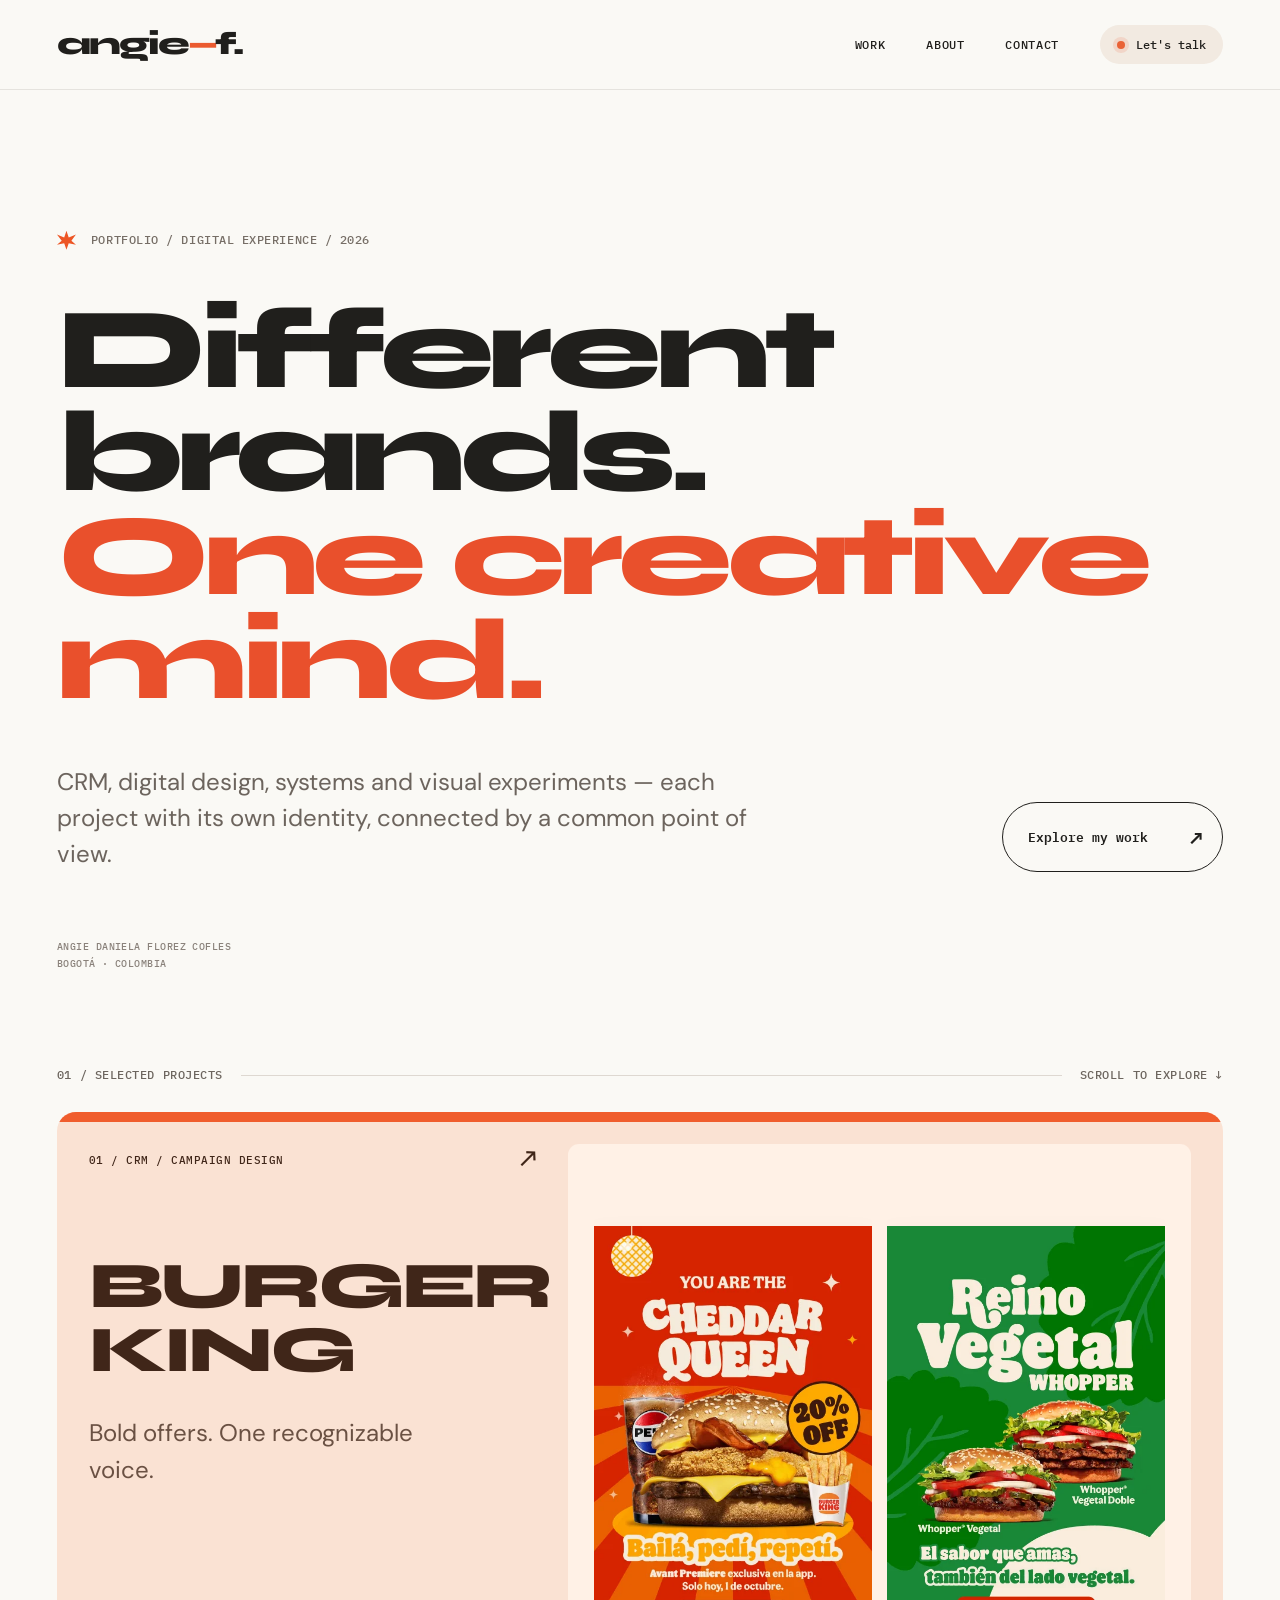
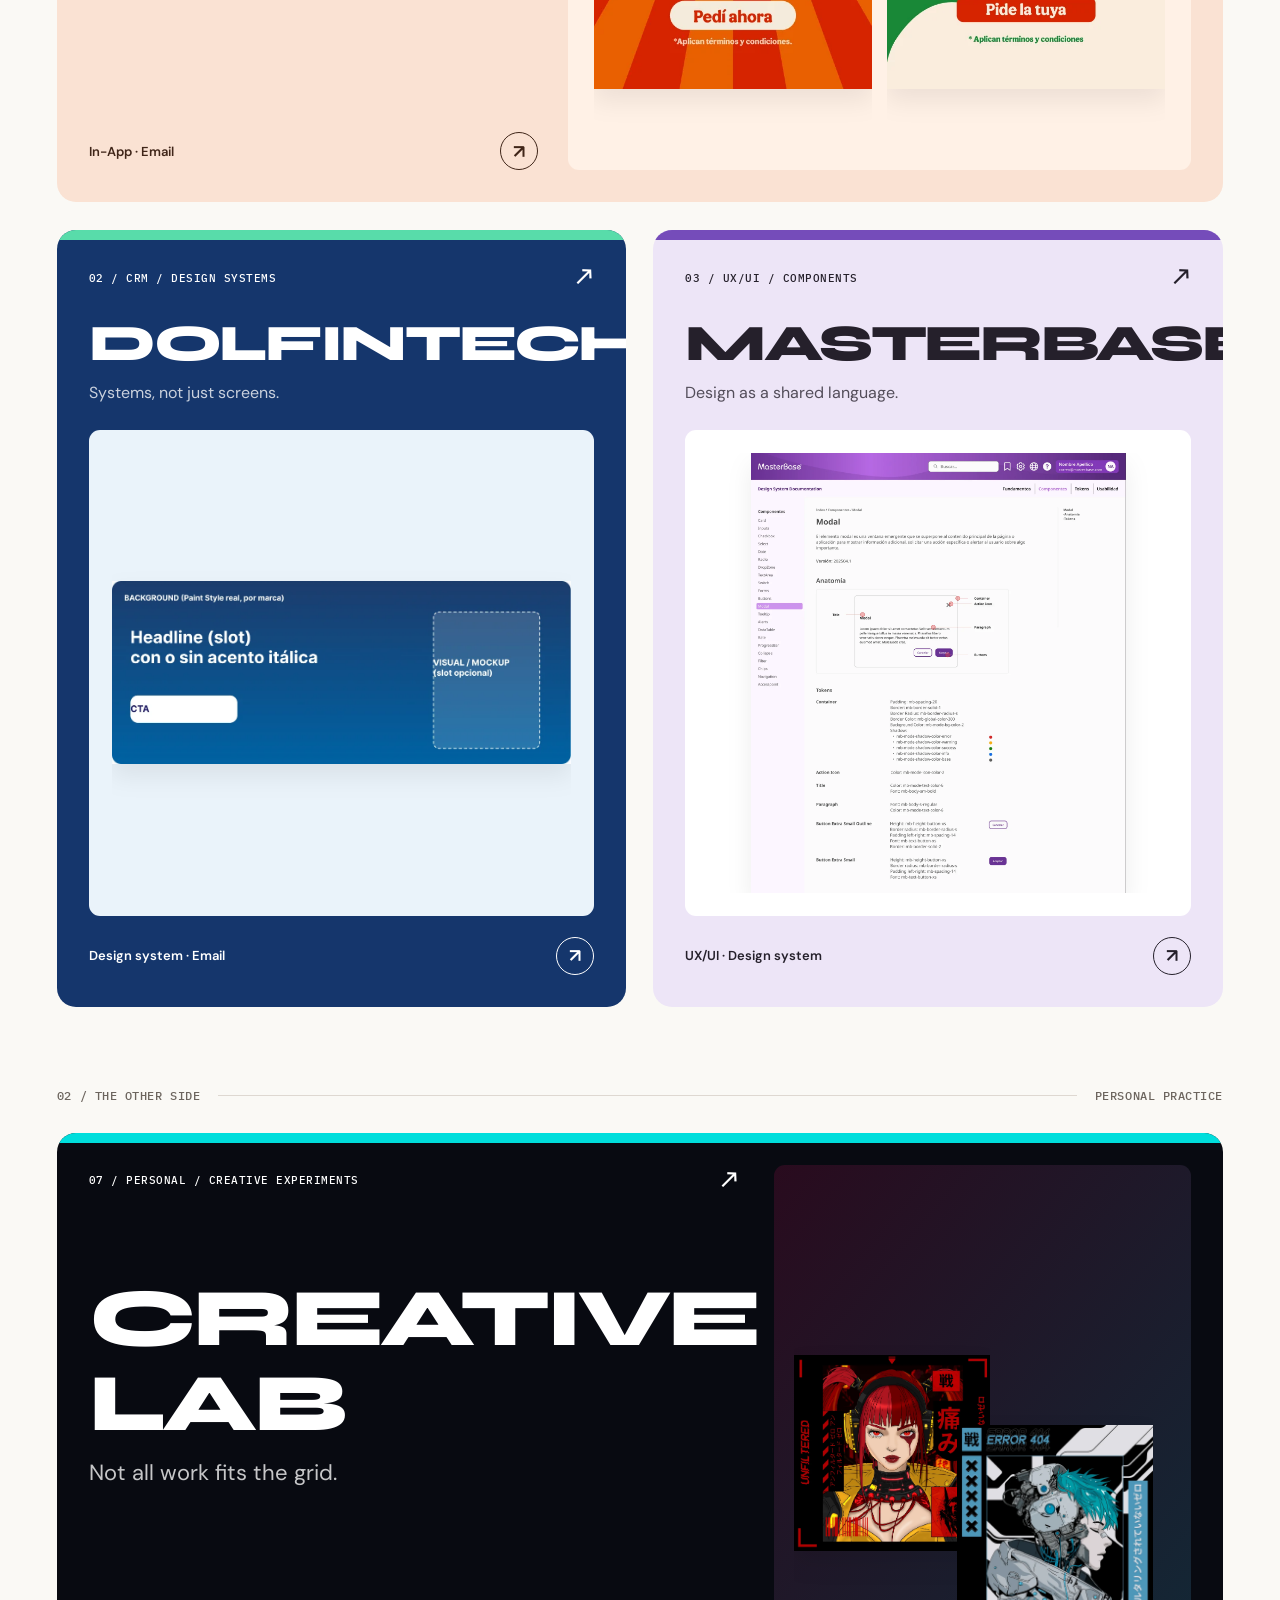
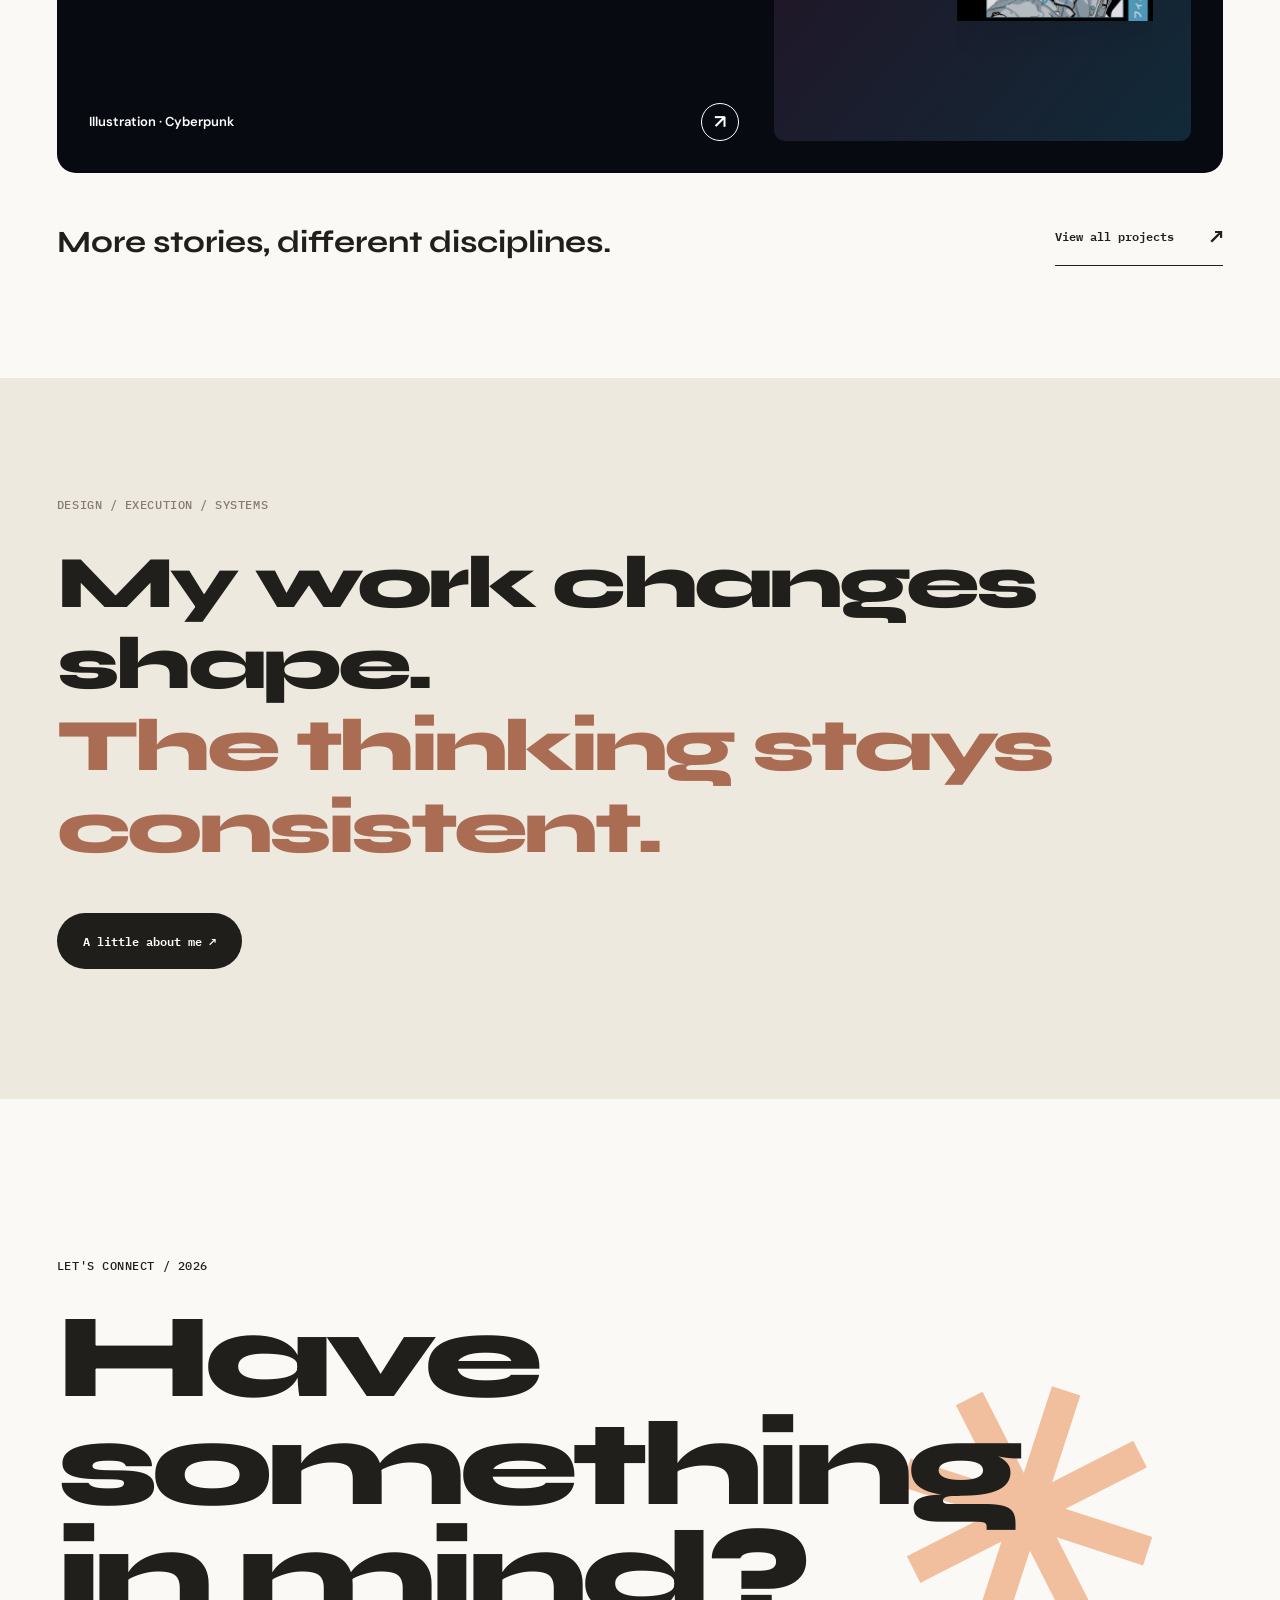
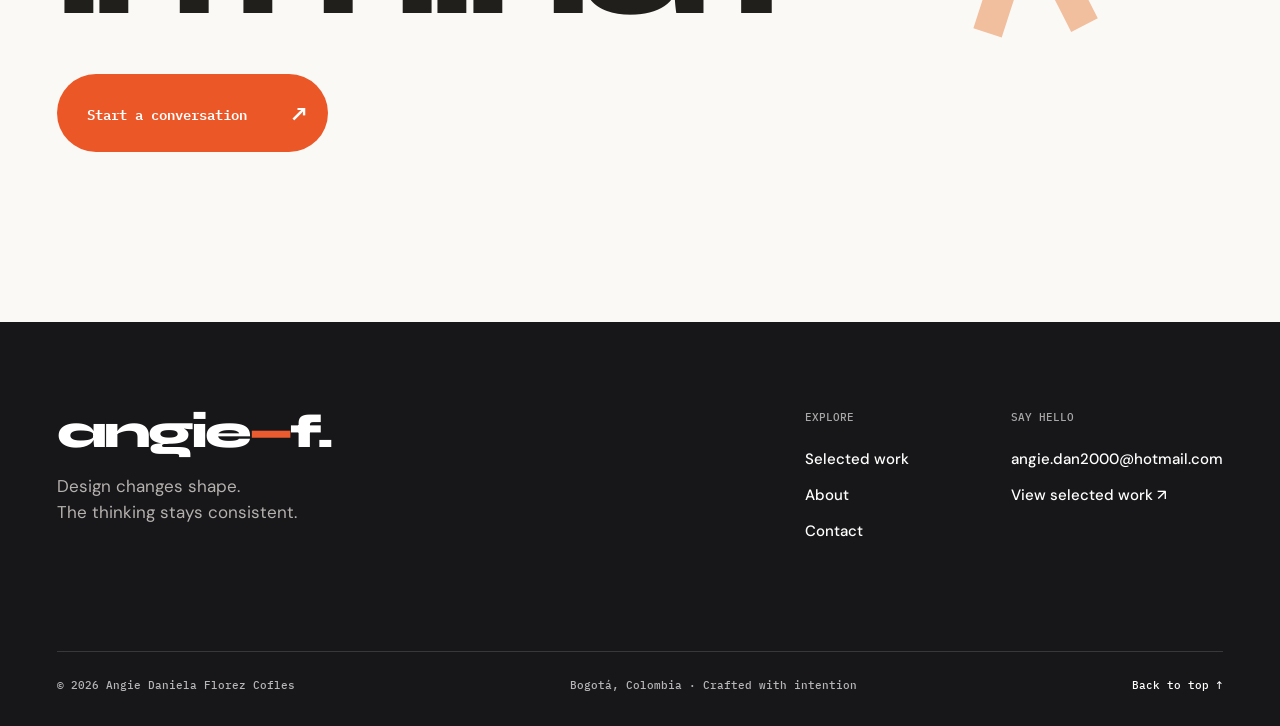
<file: index.html>
<!doctype html>
<html lang="en"><head><meta charset="utf-8"><meta name="viewport" content="width=device-width, initial-scale=1"><meta name="theme-color" content="#FAF9F5"><meta name="description" content="A curated portfolio of digital experiences, CRM campaigns, design systems and creative exploration by Angie Daniela Florez."><meta property="og:title" content="Angie Daniela — Portfolio"><meta property="og:description" content="A curated portfolio of digital experiences, CRM campaigns, design systems and creative exploration by Angie Daniela Florez."><title>Angie Daniela — Portfolio</title><link rel="icon" type="image/svg+xml" href="assets/favicon.svg"><link rel="stylesheet" href="css/styles.css"></head><body data-page="home"><div id="app"><a class="skip" href="#main">Skip to content</a><div class="scroll-progress" aria-hidden="true"></div><header class="site-header"><nav class="nav-wrap container" aria-label="Main navigation"><a class="wordmark" href="index.html" aria-label="Angie Daniela, Home">angie<span>—</span>f.</a><div class="nav-right"><a href="work.html">Work</a><a href="about.html">About</a><a href="contact.html">Contact</a><a class="nav-availability" href="contact.html"><span class="status-dot"></span> Let's talk</a></div><button class="mobile-toggle" aria-label="Open navigation" aria-controls="mobile-nav" aria-expanded="false"><span></span><span></span></button></nav><div class="mobile-nav" id="mobile-nav" hidden=""><a href="work.html">Work</a><a href="about.html">About</a><a href="contact.html">Contact</a><span class="mobile-nav-small">DIGITAL DESIGN / PORTFOLIO 2026</span></div></header><main id="main"><section class="container home-intro reveal in-view"><div class="intro-eyebrow mono"><span class="eyebrow-mark"></span> PORTFOLIO / DIGITAL EXPERIENCE / 2026</div><h1>Different brands.<br><span>One creative mind.</span></h1><div class="intro-bottom"><p>CRM, digital design, systems and visual experiments — each project with its own identity, connected by a common point of view.</p><a class="pill-link" href="work.html">Explore my work <span>↗</span></a></div><span class="home-index mono">ANGIE DANIELA FLOREZ COFLES<br>BOGOTÁ · COLOMBIA</span></section><section class="container home-work"><div class="section-marker"><span class="mono">01 / SELECTED PROJECTS</span><span class="rule"></span><span class="mono">SCROLL TO EXPLORE ↓</span></div><a class="work-card feature-wide palette-bk" href="burger-king.html" aria-label="Open Burger King case study"><div class="work-card-head"><span class="mono">01 / CRM / Campaign Design</span><span class="arrow-icon">↗</span></div><h3>Burger<br>King</h3><p>Bold offers. One recognizable voice.</p><div class="cover-art"><span class="cover-asset cover-asset-1 media-unavailable"><img src="assets/bk-cheddar.webp" alt="Burger King: Bold offers. One recognizable voice." class="image-unavailable" loading="lazy" decoding="async" onerror="this.classList.add('image-unavailable');this.parentElement.classList.add('media-unavailable')"></span><span class="cover-asset cover-asset-2 media-unavailable"><img src="assets/bk-vegetal.webp" alt="Burger King: Bold offers. One recognizable voice." class="image-unavailable" loading="lazy" decoding="async" onerror="this.classList.add('image-unavailable');this.parentElement.classList.add('media-unavailable')"></span></div><div class="work-card-bottom"><span>In-App · Email</span><span class="arrow-circle">↗</span></div></a><div class="two-up"><a class="work-card standard palette-dol" href="dolfintech.html" aria-label="Open DolFinTech case study"><div class="work-card-head"><span class="mono">02 / CRM / Design Systems</span><span class="arrow-icon">↗</span></div><h3>DolFinTech</h3><p>Systems, not just screens.</p><div class="cover-art"><span class="cover-asset cover-asset-1 media-unavailable"><img src="assets/dol-hero.webp" alt="DolFinTech: Systems, not just screens." class="image-unavailable" loading="lazy" decoding="async" onerror="this.classList.add('image-unavailable');this.parentElement.classList.add('media-unavailable')"></span></div><div class="work-card-bottom"><span>Design system · Email</span><span class="arrow-circle">↗</span></div></a><a class="work-card standard palette-mb" href="masterbase.html" aria-label="Open MasterBase case study"><div class="work-card-head"><span class="mono">03 / UX/UI / Components</span><span class="arrow-icon">↗</span></div><h3>MasterBase</h3><p>Design as a shared language.</p><div class="cover-art"><span class="cover-asset cover-asset-1 media-unavailable"><img src="assets/mb-modal.webp" alt="MasterBase: Design as a shared language." class="image-unavailable" loading="lazy" decoding="async" onerror="this.classList.add('image-unavailable');this.parentElement.classList.add('media-unavailable')"></span></div><div class="work-card-bottom"><span>UX/UI · Design system</span><span class="arrow-circle">↗</span></div></a></div><div class="section-marker mid-marker"><span class="mono">02 / THE OTHER SIDE</span><span class="rule"></span><span class="mono">PERSONAL PRACTICE</span></div><a class="work-card feature-creative palette-cy" href="creative-lab.html" aria-label="Open Creative Lab case study"><div class="work-card-head"><span class="mono">07 / Personal / Creative Experiments</span><span class="arrow-icon">↗</span></div><h3>Creative Lab</h3><p>Not all work fits the grid.</p><div class="cover-art"><span class="cover-asset cover-asset-1 media-unavailable"><img src="assets/cy-red.webp" alt="Creative Lab: Not all work fits the grid." class="image-unavailable" loading="lazy" decoding="async" onerror="this.classList.add('image-unavailable');this.parentElement.classList.add('media-unavailable')"></span><span class="cover-asset cover-asset-2 media-unavailable"><img src="assets/cy-blue.webp" alt="Creative Lab: Not all work fits the grid." class="image-unavailable" loading="lazy" decoding="async" onerror="this.classList.add('image-unavailable');this.parentElement.classList.add('media-unavailable')"></span></div><div class="work-card-bottom"><span>Illustration · Cyberpunk</span><span class="arrow-circle">↗</span></div></a><div class="home-work-end"><p>More stories, different disciplines.</p><a class="text-link" href="work.html">View all projects <span>↗</span></a></div></section><section class="home-statement"><div class="container"><span class="mono">DESIGN / EXECUTION / SYSTEMS</span><p>My work changes shape.<br><em>The thinking stays consistent.</em></p><a class="btn-dark" href="about.html">A little about me ↗</a></div></section><section class="container home-contact"><span class="mono">LET'S CONNECT / 2026</span><h2>Have something<br>in mind?</h2><a href="mailto:angie.dan2000@hotmail.com" class="contact-button">Start a conversation <span>↗</span></a><div class="home-decoration" aria-hidden="true">✳</div></section></main><footer class="site-footer"><div class="container footer-top"><div><a class="wordmark" href="index.html">angie<span>—</span>f.</a><p>Design changes shape.<br>The thinking stays consistent.</p></div><div class="footer-links"><div><span>Explore</span><a href="work.html">Selected work</a><a href="about.html">About</a><a href="contact.html">Contact</a></div><div><span>Say hello</span><a href="mailto:angie.dan2000@hotmail.com">angie.dan2000@hotmail.com</a><a href="work.html">View selected work ↗</a></div></div></div><div class="container footer-bottom"><span>© 2026 Angie Daniela Florez Cofles</span><span>Bogotá, Colombia · Crafted with intention</span><a href="#main">Back to top ↑</a></div></footer><dialog class="lightbox" id="lightbox" aria-label="Artwork preview"><button class="lightbox-close" aria-label="Close preview">×</button><div class="lightbox-inner"><img alt=""><p></p></div><div class="lightbox-controls"><button data-move="-1" aria-label="Previous image">←</button><span class="lightbox-count"></span><button data-move="1" aria-label="Next image">→</button></div></dialog></div><script src="js/data.js"></script><script src="js/app.js"></script></body></html>
</file>
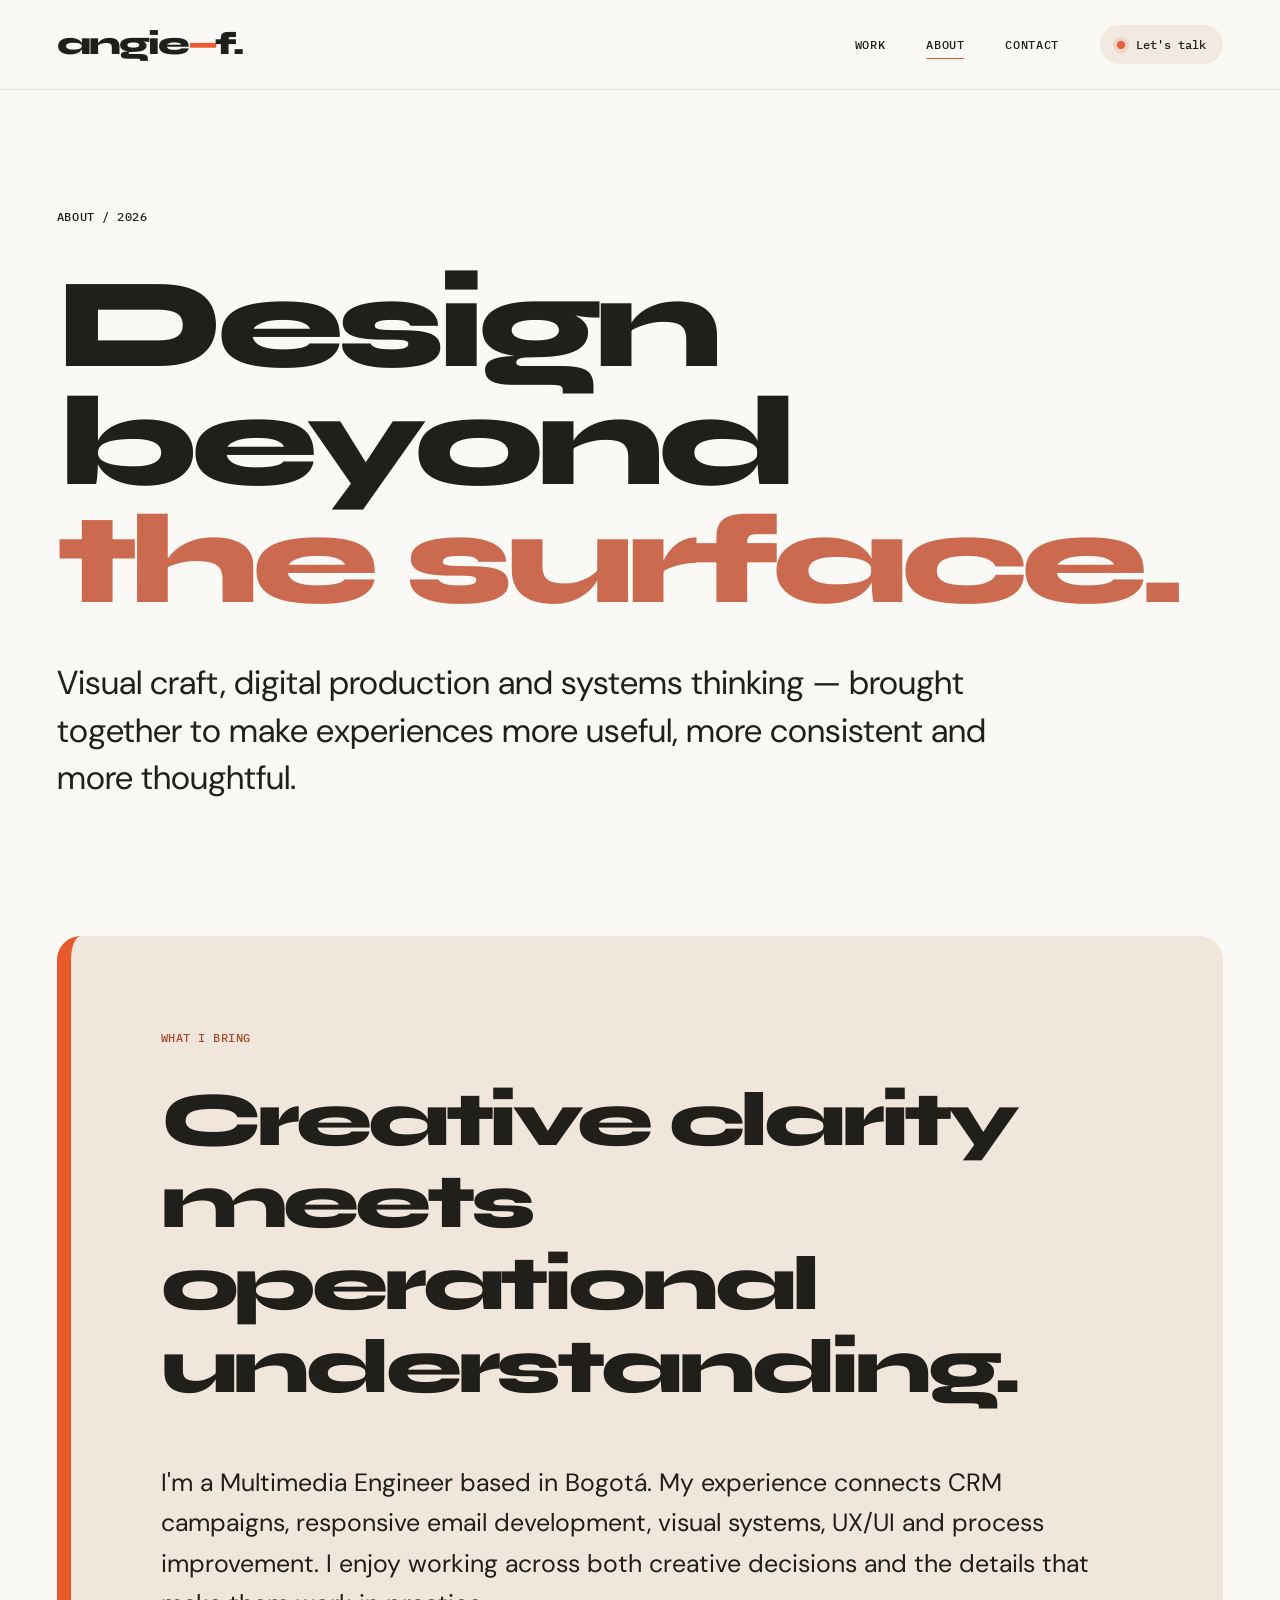
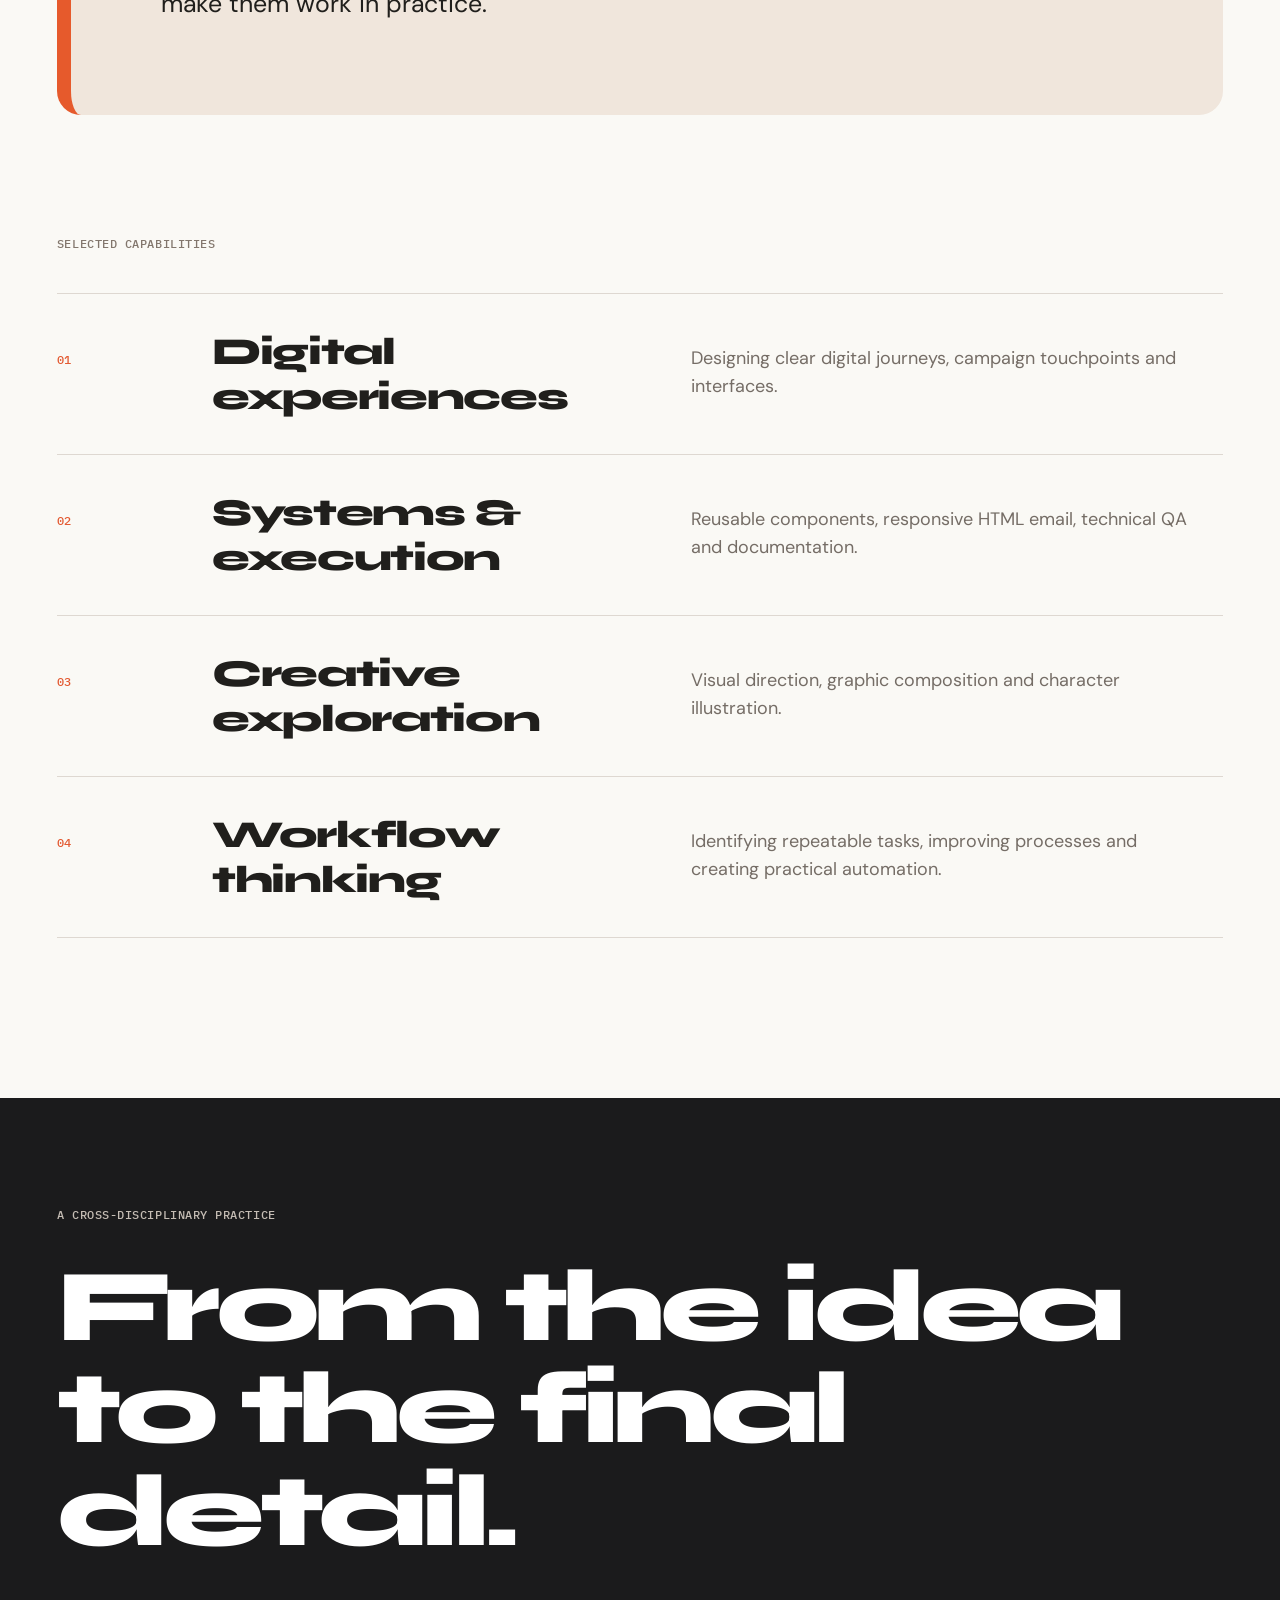
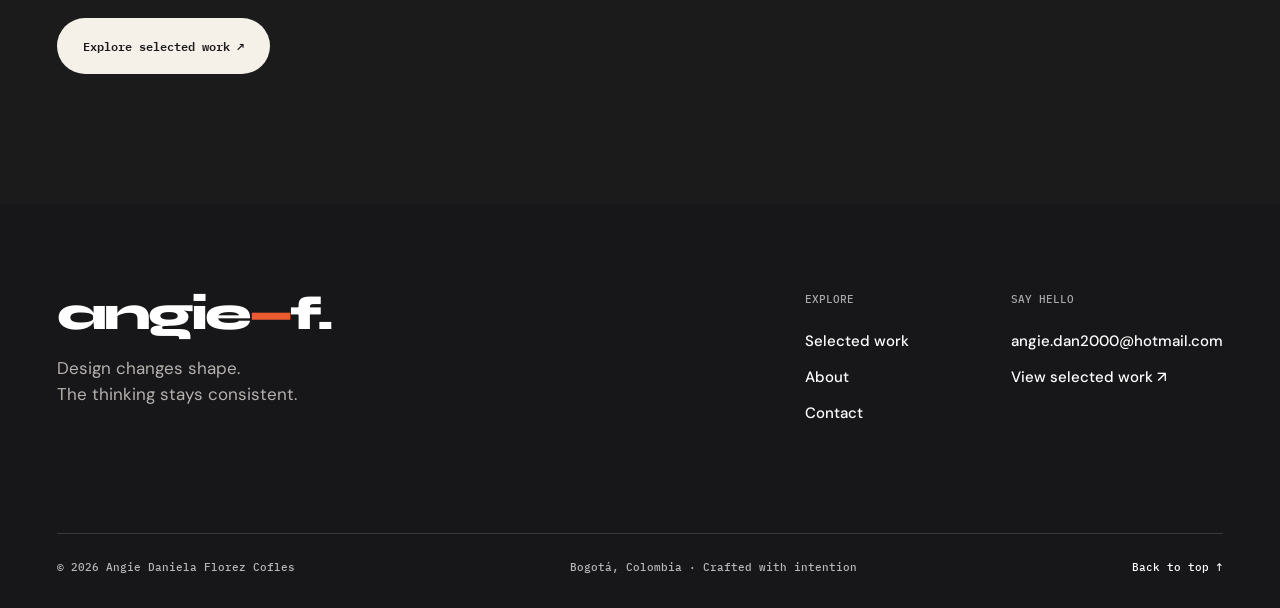
<file: about.html>
<!doctype html>
<html lang="en"><head><meta charset="utf-8"><meta name="viewport" content="width=device-width, initial-scale=1"><meta name="theme-color" content="#FAF9F5"><meta name="description" content="A curated portfolio of digital experiences, CRM campaigns, design systems and creative exploration by Angie Daniela Florez."><meta property="og:title" content="About — Angie Daniela"><meta property="og:description" content="A curated portfolio of digital experiences, CRM campaigns, design systems and creative exploration by Angie Daniela Florez."><title>About — Angie Daniela</title><link rel="icon" type="image/svg+xml" href="assets/favicon.svg"><link rel="stylesheet" href="css/styles.css"></head><body data-page="about"><div id="app"><a class="skip" href="#main">Skip to content</a><div class="scroll-progress" aria-hidden="true"></div><header class="site-header"><nav class="nav-wrap container" aria-label="Main navigation"><a class="wordmark" href="index.html" aria-label="Angie Daniela, Home">angie<span>—</span>f.</a><div class="nav-right"><a href="work.html">Work</a><a href="about.html" aria-current="page">About</a><a href="contact.html">Contact</a><a class="nav-availability" href="contact.html"><span class="status-dot"></span> Let's talk</a></div><button class="mobile-toggle" aria-label="Open navigation" aria-controls="mobile-nav" aria-expanded="false"><span></span><span></span></button></nav><div class="mobile-nav" id="mobile-nav" hidden=""><a href="work.html">Work</a><a href="about.html" aria-current="page">About</a><a href="contact.html">Contact</a><span class="mobile-nav-small">DIGITAL DESIGN / PORTFOLIO 2026</span></div></header><main id="main"><div class="about-page"><section class="container about-hero"><span class="mono">ABOUT / 2026</span><h1>Design beyond<br><em>the surface.</em></h1><p>Visual craft, digital production and systems thinking — brought together to make experiences more useful, more consistent and more thoughtful.</p></section><section class="container"><div class="about-statement"><span class="mono">WHAT I BRING</span><h2>Creative clarity<br>meets operational<br>understanding.</h2><p>I'm a Multimedia Engineer based in Bogotá. My experience connects CRM campaigns, responsive email development, visual systems, UX/UI and process improvement. I enjoy working across both creative decisions and the details that make them work in practice.</p></div></section><section class="container skills"><span class="mono">SELECTED CAPABILITIES</span><div class="skill-row"><span class="mono">01</span><h3>Digital experiences</h3><p>Designing clear digital journeys, campaign touchpoints and interfaces.</p></div><div class="skill-row"><span class="mono">02</span><h3>Systems &amp; execution</h3><p>Reusable components, responsive HTML email, technical QA and documentation.</p></div><div class="skill-row"><span class="mono">03</span><h3>Creative exploration</h3><p>Visual direction, graphic composition and character illustration.</p></div><div class="skill-row"><span class="mono">04</span><h3>Workflow thinking</h3><p>Identifying repeatable tasks, improving processes and creating practical automation.</p></div></section><section class="about-end"><div class="container"><span class="mono">A CROSS-DISCIPLINARY PRACTICE</span><h2>From the idea<br>to the final detail.</h2><a href="work.html" class="btn-light">Explore selected work ↗</a></div></section></div></main><footer class="site-footer"><div class="container footer-top"><div><a class="wordmark" href="index.html">angie<span>—</span>f.</a><p>Design changes shape.<br>The thinking stays consistent.</p></div><div class="footer-links"><div><span>Explore</span><a href="work.html">Selected work</a><a href="about.html">About</a><a href="contact.html">Contact</a></div><div><span>Say hello</span><a href="mailto:angie.dan2000@hotmail.com">angie.dan2000@hotmail.com</a><a href="work.html">View selected work ↗</a></div></div></div><div class="container footer-bottom"><span>© 2026 Angie Daniela Florez Cofles</span><span>Bogotá, Colombia · Crafted with intention</span><a href="#main">Back to top ↑</a></div></footer><dialog class="lightbox" id="lightbox" aria-label="Artwork preview"><button class="lightbox-close" aria-label="Close preview">×</button><div class="lightbox-inner"><img alt=""><p></p></div><div class="lightbox-controls"><button data-move="-1" aria-label="Previous image">←</button><span class="lightbox-count"></span><button data-move="1" aria-label="Next image">→</button></div></dialog></div><script src="js/data.js"></script><script src="js/app.js"></script></body></html>
</file>
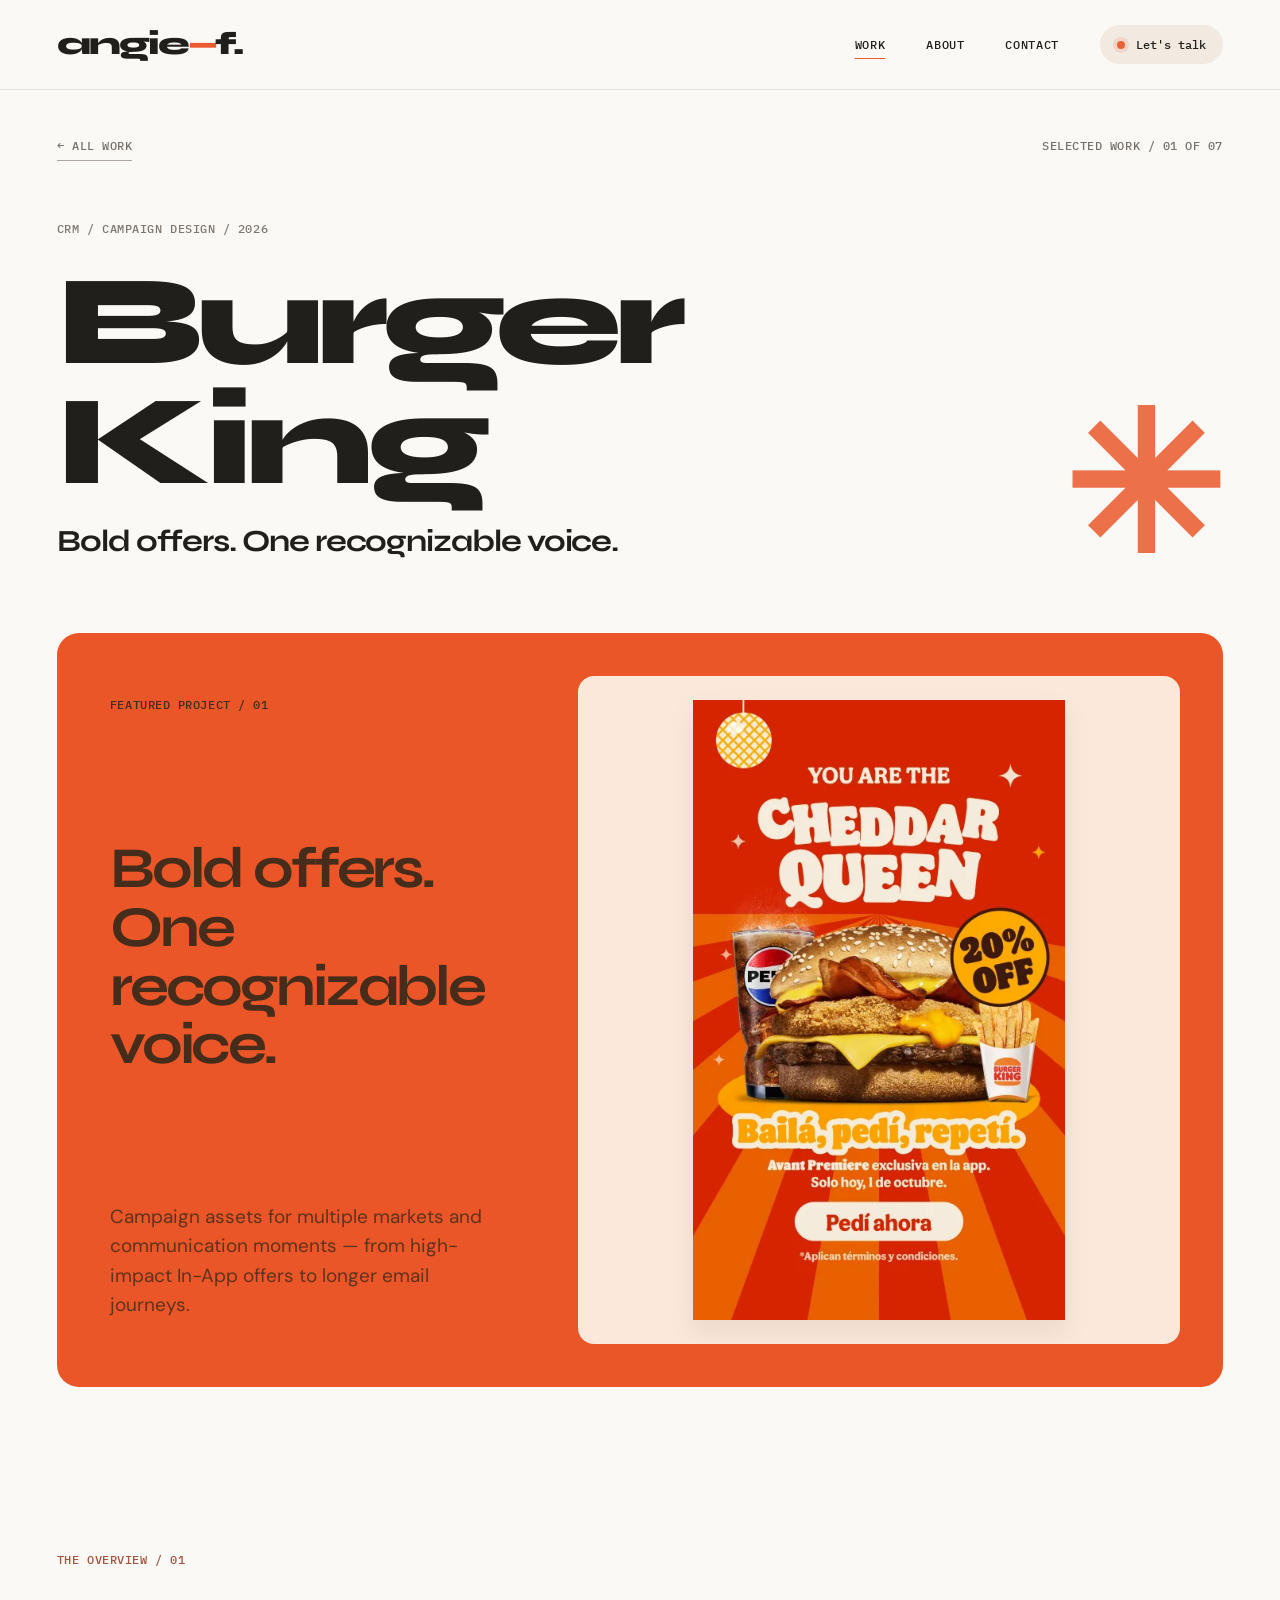
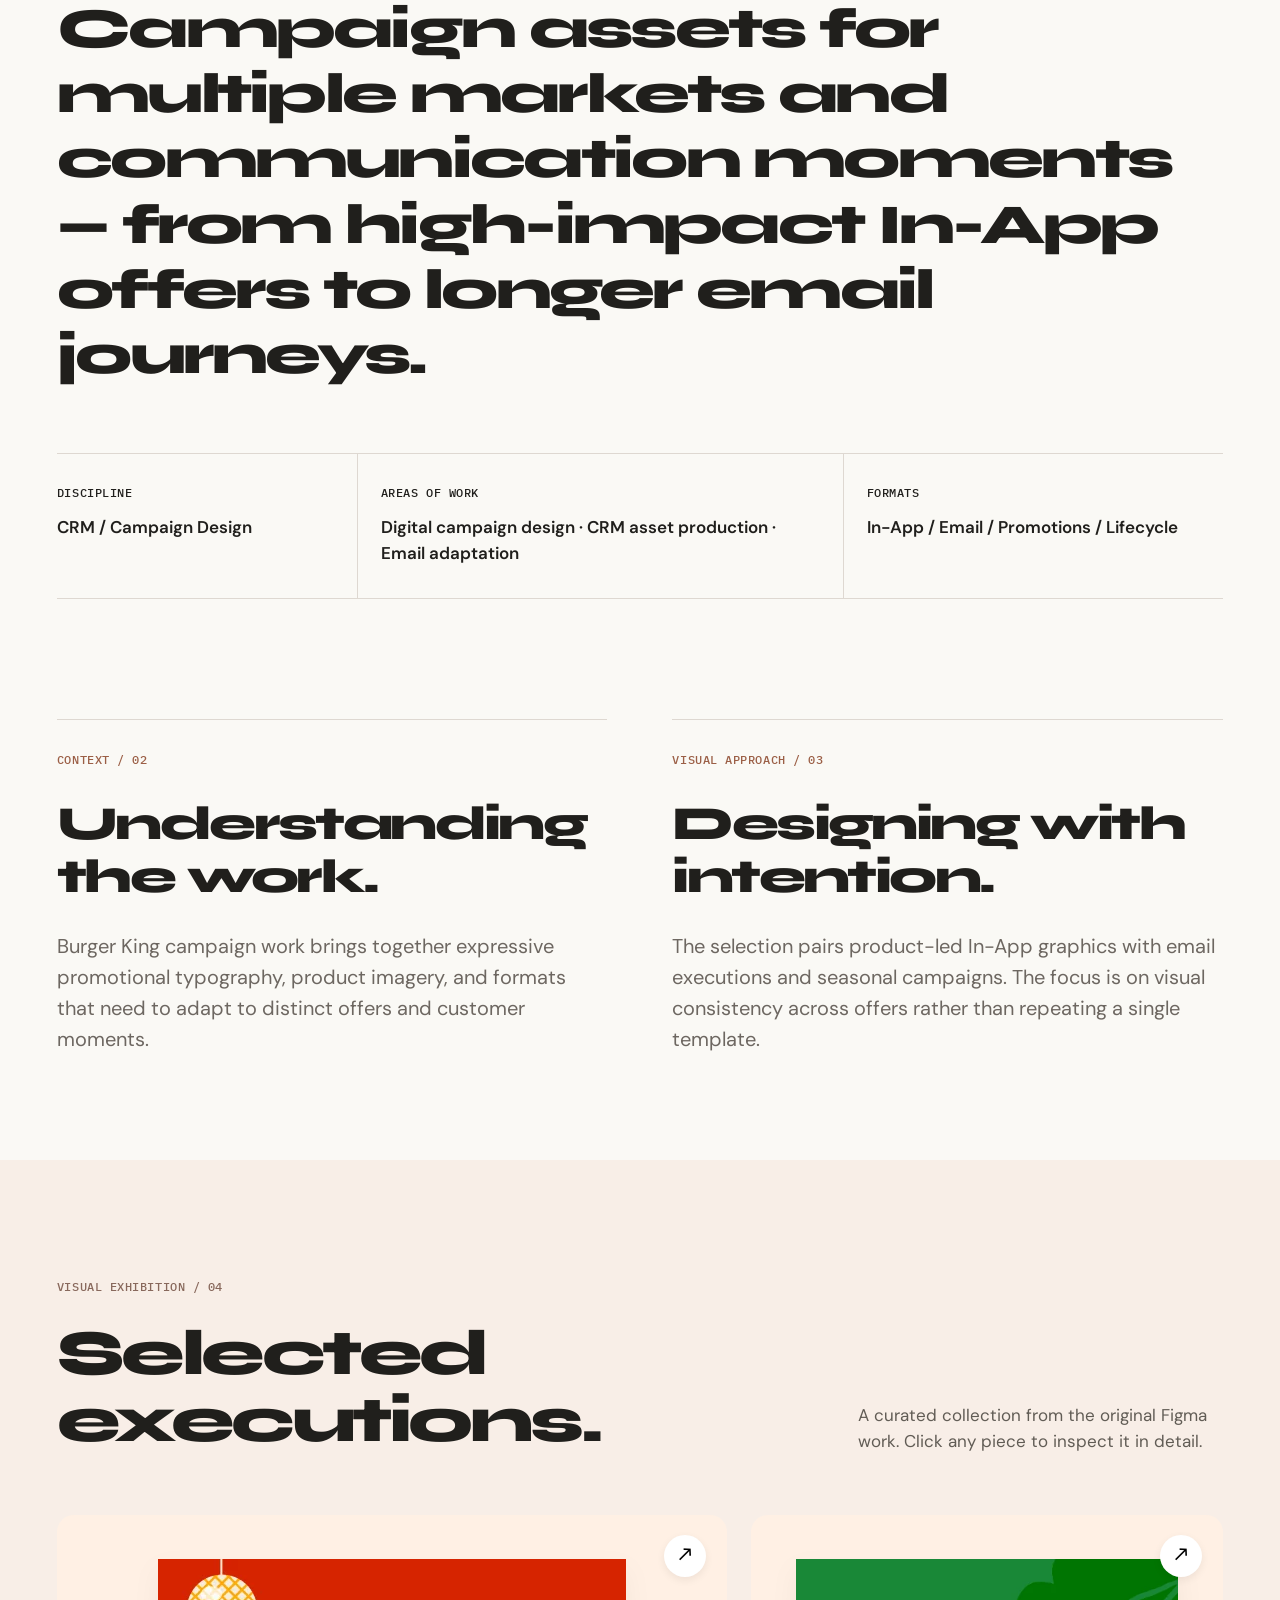
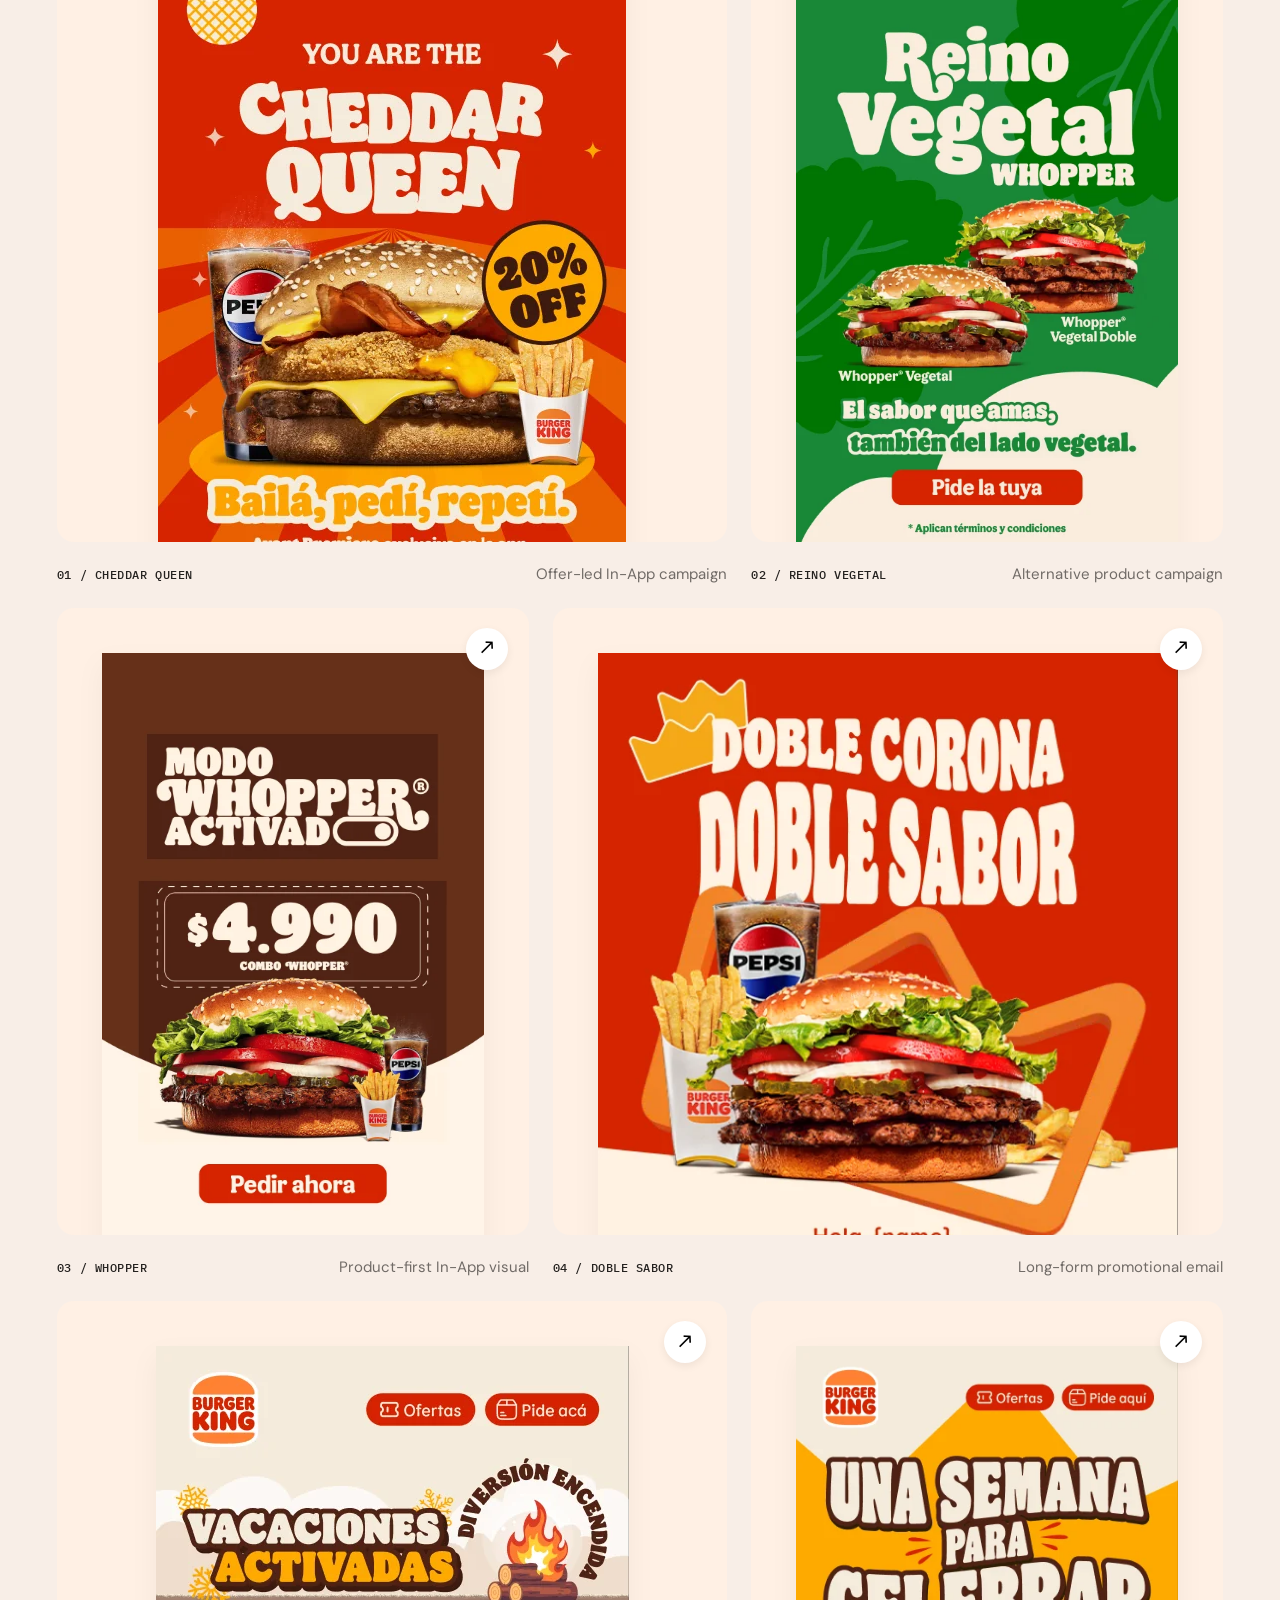
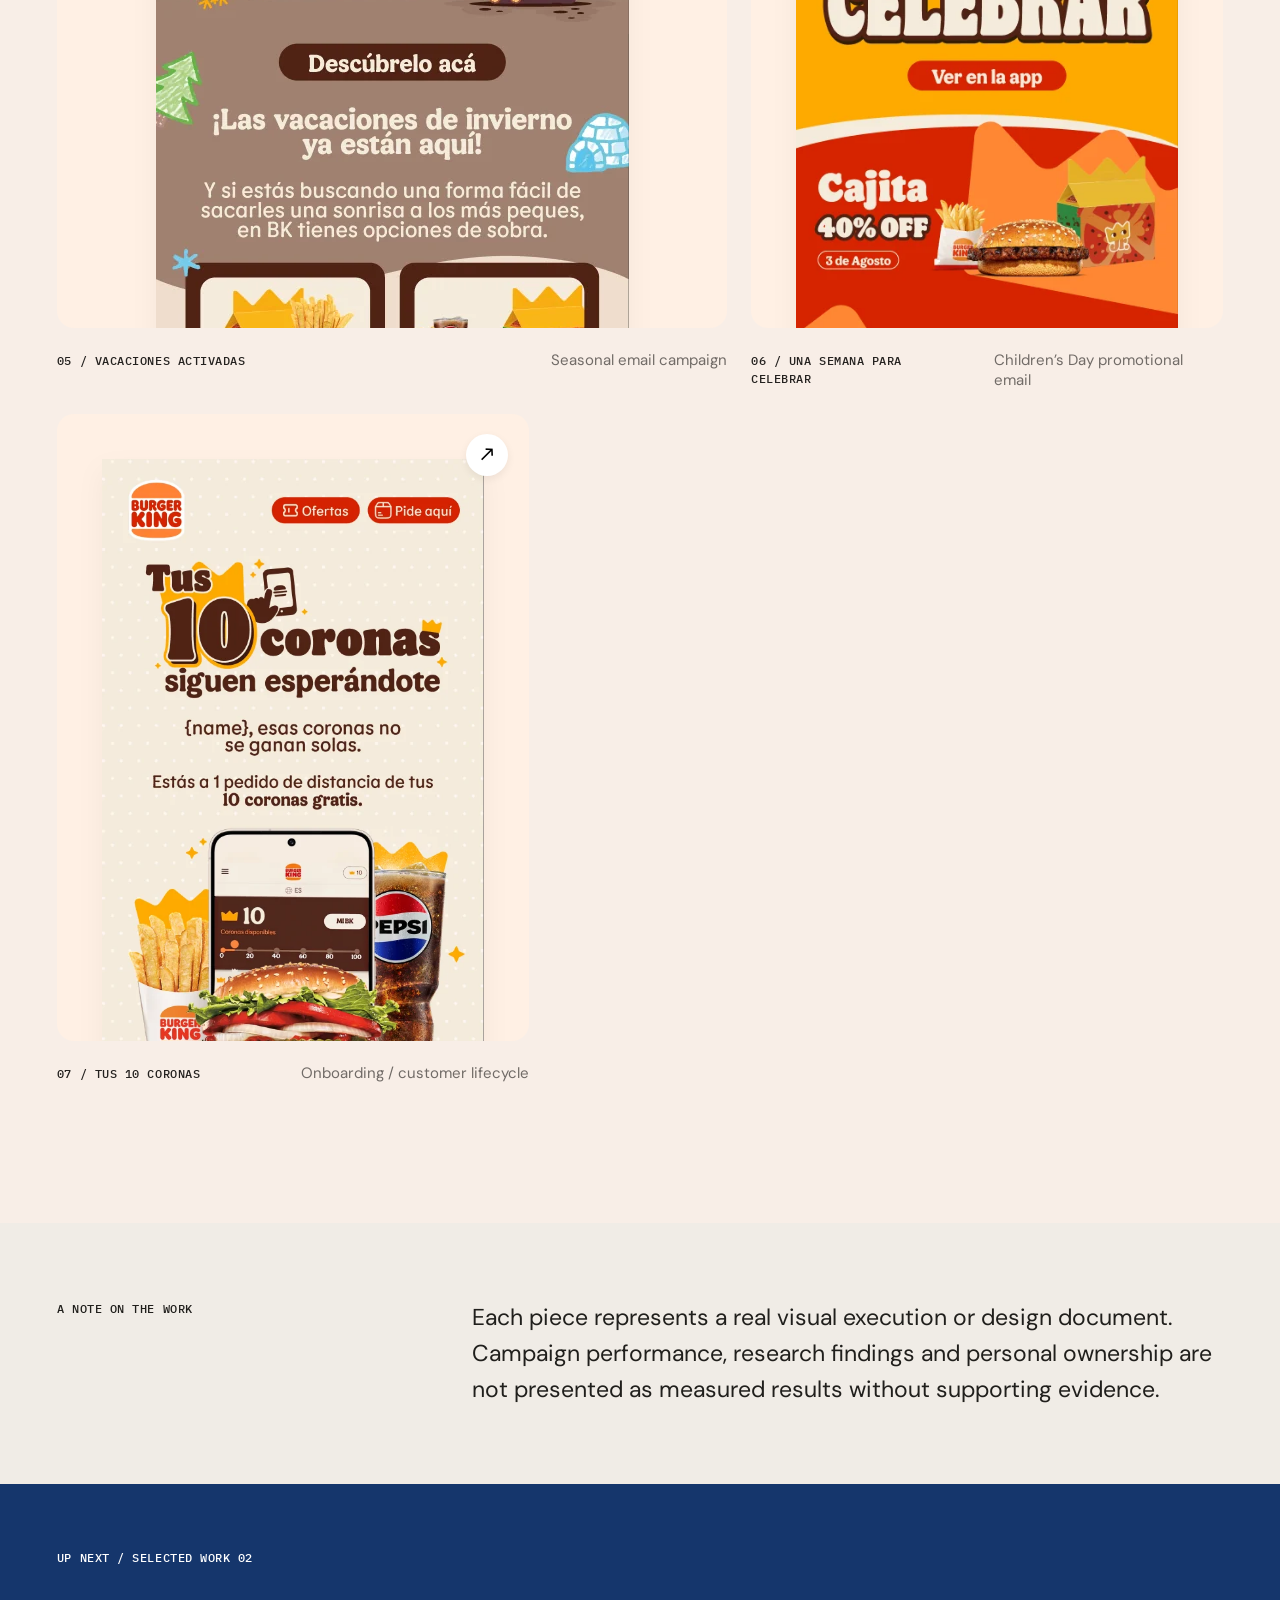
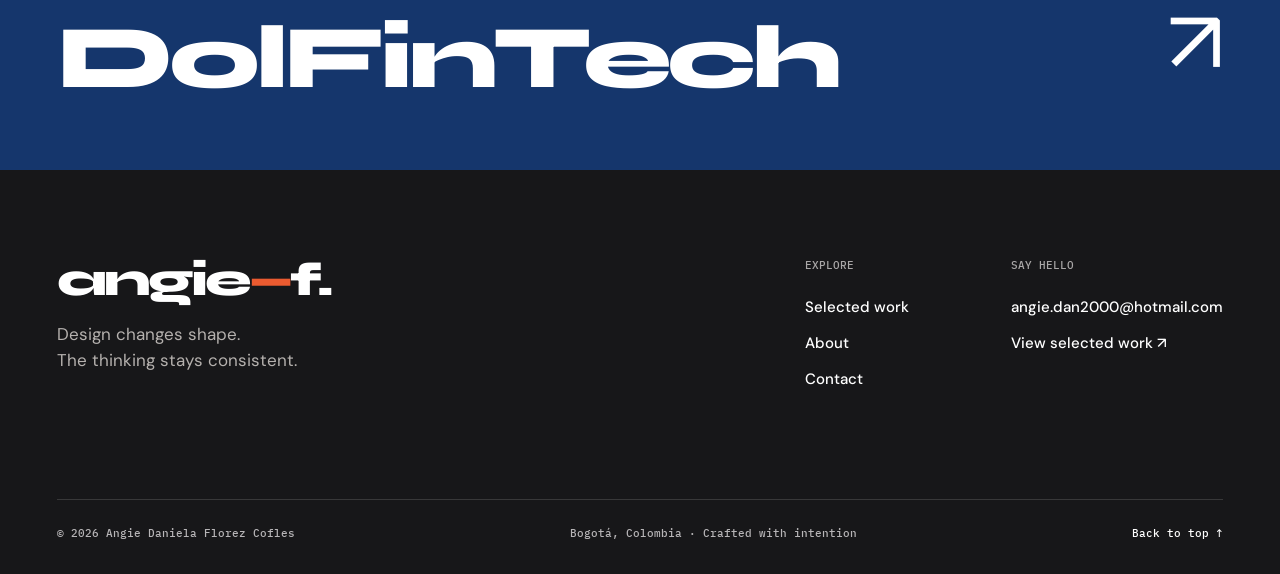
<file: burger-king.html>
<!doctype html>
<html lang="en"><head><meta charset="utf-8"><meta name="viewport" content="width=device-width, initial-scale=1"><meta name="theme-color" content="#FAF9F5"><meta name="description" content="A curated portfolio of digital experiences, CRM campaigns, design systems and creative exploration by Angie Daniela Florez."><meta property="og:title" content="Burger King — Angie Daniela"><meta property="og:description" content="A curated portfolio of digital experiences, CRM campaigns, design systems and creative exploration by Angie Daniela Florez."><title>Burger King — Angie Daniela</title><link rel="icon" type="image/svg+xml" href="assets/favicon.svg"><link rel="stylesheet" href="css/styles.css"></head><body data-page="burger-king"><div id="app"><a class="skip" href="#main">Skip to content</a><div class="scroll-progress" aria-hidden="true"></div><header class="site-header"><nav class="nav-wrap container" aria-label="Main navigation"><a class="wordmark" href="index.html" aria-label="Angie Daniela, Home">angie<span>—</span>f.</a><div class="nav-right"><a href="work.html" aria-current="page">Work</a><a href="about.html">About</a><a href="contact.html">Contact</a><a class="nav-availability" href="contact.html"><span class="status-dot"></span> Let's talk</a></div><button class="mobile-toggle" aria-label="Open navigation" aria-controls="mobile-nav" aria-expanded="false"><span></span><span></span></button></nav><div class="mobile-nav" id="mobile-nav" hidden=""><a href="work.html" aria-current="page">Work</a><a href="about.html">About</a><a href="contact.html">Contact</a><span class="mobile-nav-small">DIGITAL DESIGN / PORTFOLIO 2026</span></div></header><main id="main"><div class="case-page palette-bk"><section class="case-hero"><div class="container"><div class="case-breadcrumb mono"><a href="work.html">← ALL WORK</a><span>SELECTED WORK / 01 OF 07</span></div><div class="case-title"><div class="case-title-copy"><span class="mono">CRM / Campaign Design / 2026</span><h1>Burger King</h1><p>Bold offers. One recognizable voice.</p></div><span class="case-brand-symbol" aria-hidden="true">✳</span></div><div class="case-artstage"><div class="case-art-text"><span class="mono">FEATURED PROJECT / 01</span><strong>Bold offers. One recognizable voice.</strong><p>Campaign assets for multiple markets and communication moments — from high-impact In-App offers to longer email journeys.</p></div><div class="hero-work-art hero-work-art-1 media-unavailable"><img src="assets/bk-cheddar.webp" alt="Cheddar Queen" class="image-unavailable" loading="eager" decoding="async" fetchpriority="high" onerror="this.classList.add('image-unavailable');this.parentElement.classList.add('media-unavailable')"></div></div></div></section><section class="case-overview container"><div class="overline mono">THE OVERVIEW / 01</div><h2>Campaign assets for multiple markets and communication moments — from high-impact In-App offers to longer email journeys.</h2><div class="case-info"><div><span class="mono">DISCIPLINE</span><p>CRM / Campaign Design</p></div><div><span class="mono">AREAS OF WORK</span><p>Digital campaign design · CRM asset production · Email adaptation</p></div><div><span class="mono">FORMATS</span><p>In-App / Email / Promotions / Lifecycle</p></div></div></section><section class="case-story container"><div class="story-text"><div><span class="mono">CONTEXT / 02</span><h2>Understanding<br>the work.</h2><p>Burger King campaign work brings together expressive promotional typography, product imagery, and formats that need to adapt to distinct offers and customer moments.</p></div><div><span class="mono">VISUAL APPROACH / 03</span><h2>Designing with<br>intention.</h2><p>The selection pairs product-led In-App graphics with email executions and seasonal campaigns. The focus is on visual consistency across offers rather than repeating a single template.</p></div></div></section><section class="case-gallery"><div class="container"><div class="gallery-heading"><div><span class="mono">VISUAL EXHIBITION / 04</span><h2>Selected executions.</h2></div><p>A curated collection from the original Figma work. Click any piece to inspect it in detail.</p></div><div class="case-media-grid "><figure class="media-card media-portrait"><button class="image-trigger" type="button" data-image="assets/bk-cheddar.webp" data-alt="Cheddar Queen" data-caption="Offer-led In-App campaign" aria-label="View Cheddar Queen enlarged"><span class="media-frame media-unavailable"><img src="assets/bk-cheddar.webp" alt="Cheddar Queen" class="image-unavailable" loading="lazy" decoding="async" onerror="this.classList.add('image-unavailable');this.parentElement.classList.add('media-unavailable')"></span><span class="zoom-indicator" aria-hidden="true">↗</span></button><figcaption><span class="mono">01 / Cheddar Queen</span><span>Offer-led In-App campaign</span></figcaption></figure><figure class="media-card media-portrait"><button class="image-trigger" type="button" data-image="assets/bk-vegetal.webp" data-alt="Reino Vegetal" data-caption="Alternative product campaign" aria-label="View Reino Vegetal enlarged"><span class="media-frame media-unavailable"><img src="assets/bk-vegetal.webp" alt="Reino Vegetal" class="image-unavailable" loading="lazy" decoding="async" onerror="this.classList.add('image-unavailable');this.parentElement.classList.add('media-unavailable')"></span><span class="zoom-indicator" aria-hidden="true">↗</span></button><figcaption><span class="mono">02 / Reino Vegetal</span><span>Alternative product campaign</span></figcaption></figure><figure class="media-card media-portrait"><button class="image-trigger" type="button" data-image="assets/bk-whopper.webp" data-alt="Whopper" data-caption="Product-first In-App visual" aria-label="View Whopper enlarged"><span class="media-frame media-unavailable"><img src="assets/bk-whopper.webp" alt="Whopper" class="image-unavailable" loading="lazy" decoding="async" onerror="this.classList.add('image-unavailable');this.parentElement.classList.add('media-unavailable')"></span><span class="zoom-indicator" aria-hidden="true">↗</span></button><figcaption><span class="mono">03 / Whopper</span><span>Product-first In-App visual</span></figcaption></figure><figure class="media-card media-long"><button class="image-trigger" type="button" data-image="assets/bk-email-doble.webp" data-alt="Doble sabor" data-caption="Long-form promotional email" aria-label="View Doble sabor enlarged"><span class="media-frame media-unavailable"><img src="assets/bk-email-doble.webp" alt="Doble sabor" class="image-unavailable" loading="lazy" decoding="async" onerror="this.classList.add('image-unavailable');this.parentElement.classList.add('media-unavailable')"></span><span class="zoom-indicator" aria-hidden="true">↗</span></button><figcaption><span class="mono">04 / Doble sabor</span><span>Long-form promotional email</span></figcaption></figure><figure class="media-card media-long"><button class="image-trigger" type="button" data-image="assets/bk-winter.webp" data-alt="Vacaciones activadas" data-caption="Seasonal email campaign" aria-label="View Vacaciones activadas enlarged"><span class="media-frame media-unavailable"><img src="assets/bk-winter.webp" alt="Vacaciones activadas" class="image-unavailable" loading="lazy" decoding="async" onerror="this.classList.add('image-unavailable');this.parentElement.classList.add('media-unavailable')"></span><span class="zoom-indicator" aria-hidden="true">↗</span></button><figcaption><span class="mono">05 / Vacaciones activadas</span><span>Seasonal email campaign</span></figcaption></figure><figure class="media-card media-long"><button class="image-trigger" type="button" data-image="assets/bk-kids.webp" data-alt="Una semana para celebrar" data-caption="Children’s Day promotional email" aria-label="View Una semana para celebrar enlarged"><span class="media-frame media-unavailable"><img src="assets/bk-kids.webp" alt="Una semana para celebrar" class="image-unavailable" loading="lazy" decoding="async" onerror="this.classList.add('image-unavailable');this.parentElement.classList.add('media-unavailable')"></span><span class="zoom-indicator" aria-hidden="true">↗</span></button><figcaption><span class="mono">06 / Una semana para celebrar</span><span>Children’s Day promotional email</span></figcaption></figure><figure class="media-card media-long"><button class="image-trigger" type="button" data-image="assets/bk-journey.webp" data-alt="Tus 10 coronas" data-caption="Onboarding / customer lifecycle" aria-label="View Tus 10 coronas enlarged"><span class="media-frame media-unavailable"><img src="assets/bk-journey.webp" alt="Tus 10 coronas" class="image-unavailable" loading="lazy" decoding="async" onerror="this.classList.add('image-unavailable');this.parentElement.classList.add('media-unavailable')"></span><span class="zoom-indicator" aria-hidden="true">↗</span></button><figcaption><span class="mono">07 / Tus 10 coronas</span><span>Onboarding / customer lifecycle</span></figcaption></figure></div></div></section><section class="case-reflection"><div class="container"><span class="mono">A NOTE ON THE WORK</span><p>Each piece represents a real visual execution or design document. Campaign performance, research findings and personal ownership are not presented as measured results without supporting evidence.</p></div></section><a href="dolfintech.html" class="next-case palette-dol"><div class="container"><span class="mono">UP NEXT / SELECTED WORK 02</span><strong>DolFinTech</strong><span class="next-arrow">↗</span></div></a></div></main><footer class="site-footer"><div class="container footer-top"><div><a class="wordmark" href="index.html">angie<span>—</span>f.</a><p>Design changes shape.<br>The thinking stays consistent.</p></div><div class="footer-links"><div><span>Explore</span><a href="work.html">Selected work</a><a href="about.html">About</a><a href="contact.html">Contact</a></div><div><span>Say hello</span><a href="mailto:angie.dan2000@hotmail.com">angie.dan2000@hotmail.com</a><a href="work.html">View selected work ↗</a></div></div></div><div class="container footer-bottom"><span>© 2026 Angie Daniela Florez Cofles</span><span>Bogotá, Colombia · Crafted with intention</span><a href="#main">Back to top ↑</a></div></footer><dialog class="lightbox" id="lightbox" aria-label="Artwork preview"><button class="lightbox-close" aria-label="Close preview">×</button><div class="lightbox-inner"><img alt=""><p></p></div><div class="lightbox-controls"><button data-move="-1" aria-label="Previous image">←</button><span class="lightbox-count"></span><button data-move="1" aria-label="Next image">→</button></div></dialog></div><script src="js/data.js"></script><script src="js/app.js"></script></body></html>
</file>
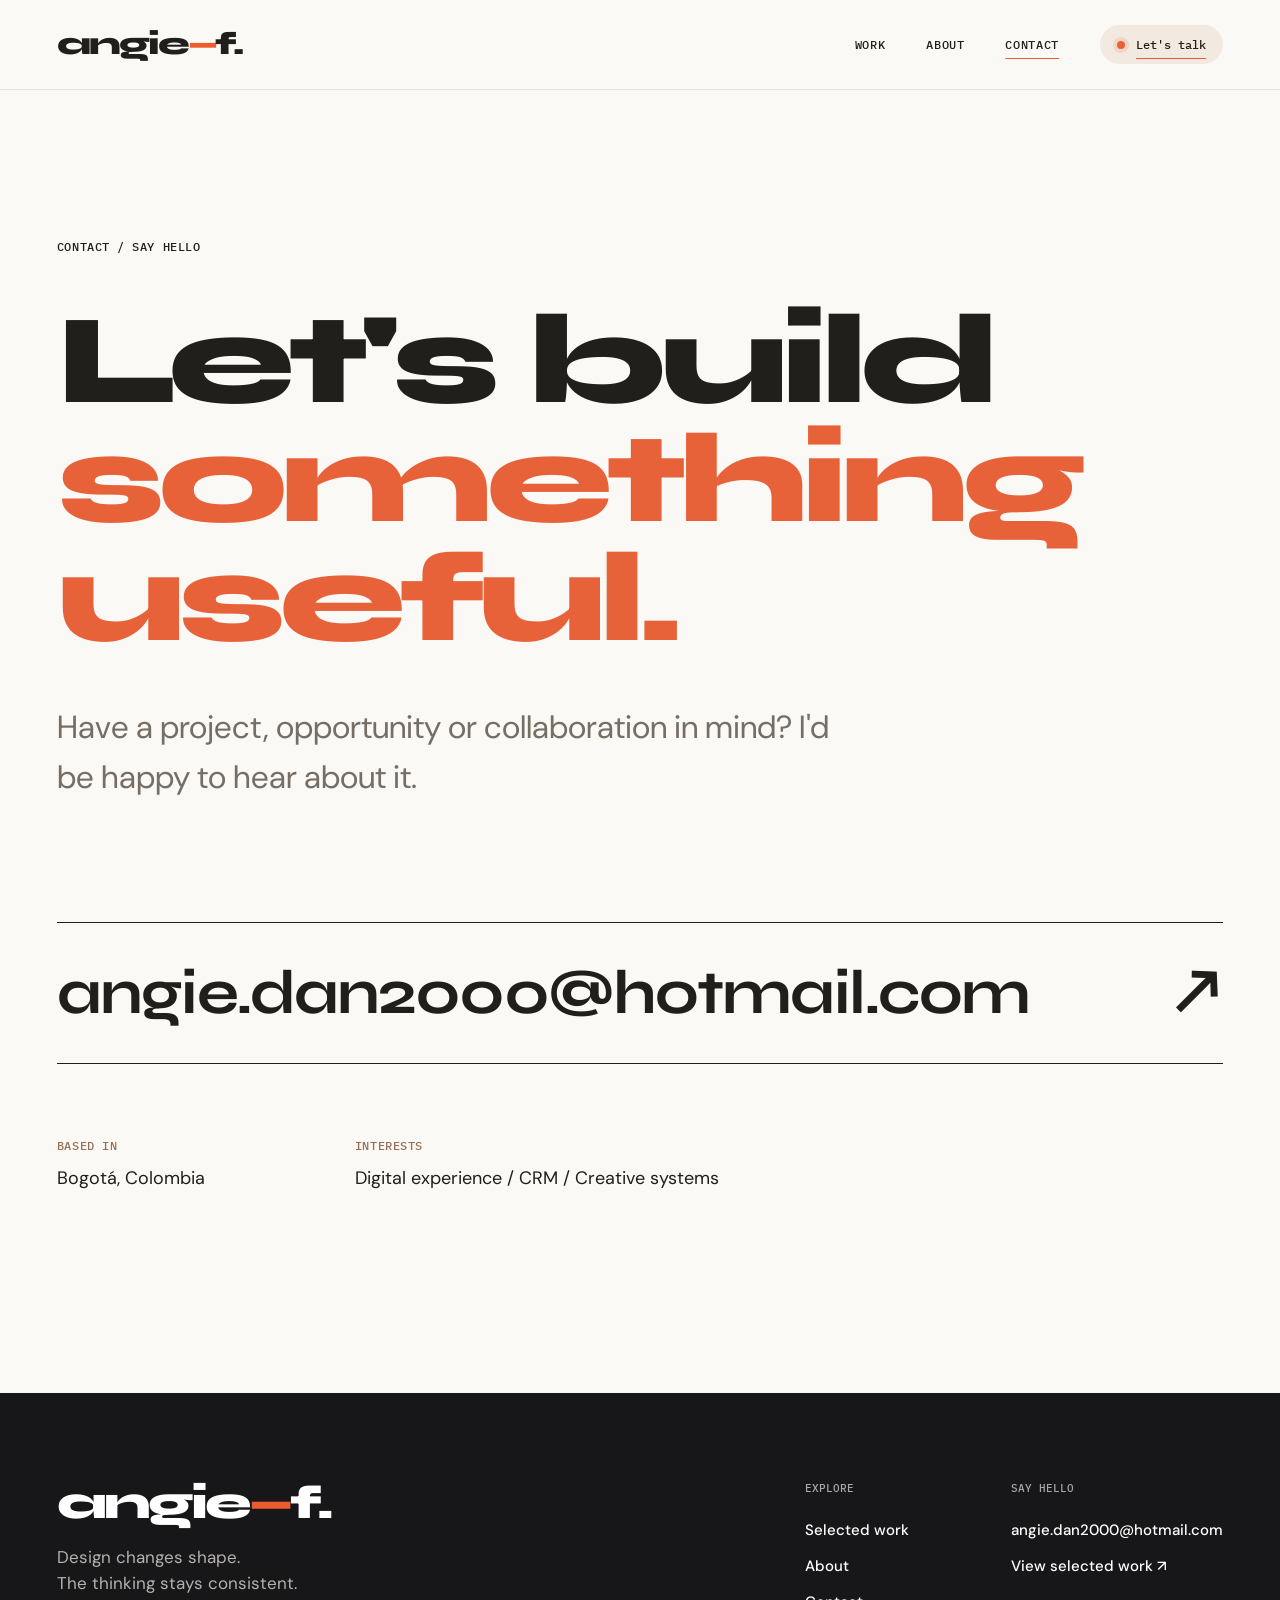
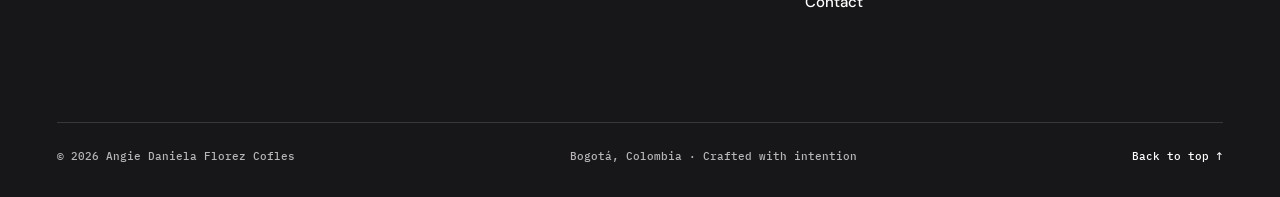
<file: contact.html>
<!doctype html>
<html lang="en"><head><meta charset="utf-8"><meta name="viewport" content="width=device-width, initial-scale=1"><meta name="theme-color" content="#FAF9F5"><meta name="description" content="A curated portfolio of digital experiences, CRM campaigns, design systems and creative exploration by Angie Daniela Florez."><meta property="og:title" content="Contact — Angie Daniela"><meta property="og:description" content="A curated portfolio of digital experiences, CRM campaigns, design systems and creative exploration by Angie Daniela Florez."><title>Contact — Angie Daniela</title><link rel="icon" type="image/svg+xml" href="assets/favicon.svg"><link rel="stylesheet" href="css/styles.css"></head><body data-page="contact"><div id="app"><a class="skip" href="#main">Skip to content</a><div class="scroll-progress" aria-hidden="true"></div><header class="site-header"><nav class="nav-wrap container" aria-label="Main navigation"><a class="wordmark" href="index.html" aria-label="Angie Daniela, Home">angie<span>—</span>f.</a><div class="nav-right"><a href="work.html">Work</a><a href="about.html">About</a><a href="contact.html" aria-current="page">Contact</a><a class="nav-availability" href="contact.html" aria-current="page"><span class="status-dot"></span> Let's talk</a></div><button class="mobile-toggle" aria-label="Open navigation" aria-controls="mobile-nav" aria-expanded="false"><span></span><span></span></button></nav><div class="mobile-nav" id="mobile-nav" hidden=""><a href="work.html">Work</a><a href="about.html">About</a><a href="contact.html" aria-current="page">Contact</a><span class="mobile-nav-small">DIGITAL DESIGN / PORTFOLIO 2026</span></div></header><main id="main"><section class="container contact-page"><span class="mono">CONTACT / SAY HELLO</span><h1>Let's build<br><em>something useful.</em></h1><p>Have a project, opportunity or collaboration in mind? I'd be happy to hear about it.</p><a class="big-email" href="mailto:angie.dan2000@hotmail.com">angie.dan2000@hotmail.com<span>↗</span></a><div class="contact-meta"><div><span class="mono">BASED IN</span><p>Bogotá, Colombia</p></div><div><span class="mono">INTERESTS</span><p>Digital experience / CRM / Creative systems</p></div></div></section></main><footer class="site-footer"><div class="container footer-top"><div><a class="wordmark" href="index.html">angie<span>—</span>f.</a><p>Design changes shape.<br>The thinking stays consistent.</p></div><div class="footer-links"><div><span>Explore</span><a href="work.html">Selected work</a><a href="about.html">About</a><a href="contact.html">Contact</a></div><div><span>Say hello</span><a href="mailto:angie.dan2000@hotmail.com">angie.dan2000@hotmail.com</a><a href="work.html">View selected work ↗</a></div></div></div><div class="container footer-bottom"><span>© 2026 Angie Daniela Florez Cofles</span><span>Bogotá, Colombia · Crafted with intention</span><a href="#main">Back to top ↑</a></div></footer><dialog class="lightbox" id="lightbox" aria-label="Artwork preview"><button class="lightbox-close" aria-label="Close preview">×</button><div class="lightbox-inner"><img alt=""><p></p></div><div class="lightbox-controls"><button data-move="-1" aria-label="Previous image">←</button><span class="lightbox-count"></span><button data-move="1" aria-label="Next image">→</button></div></dialog></div><script src="js/data.js"></script><script src="js/app.js"></script></body></html>
</file>
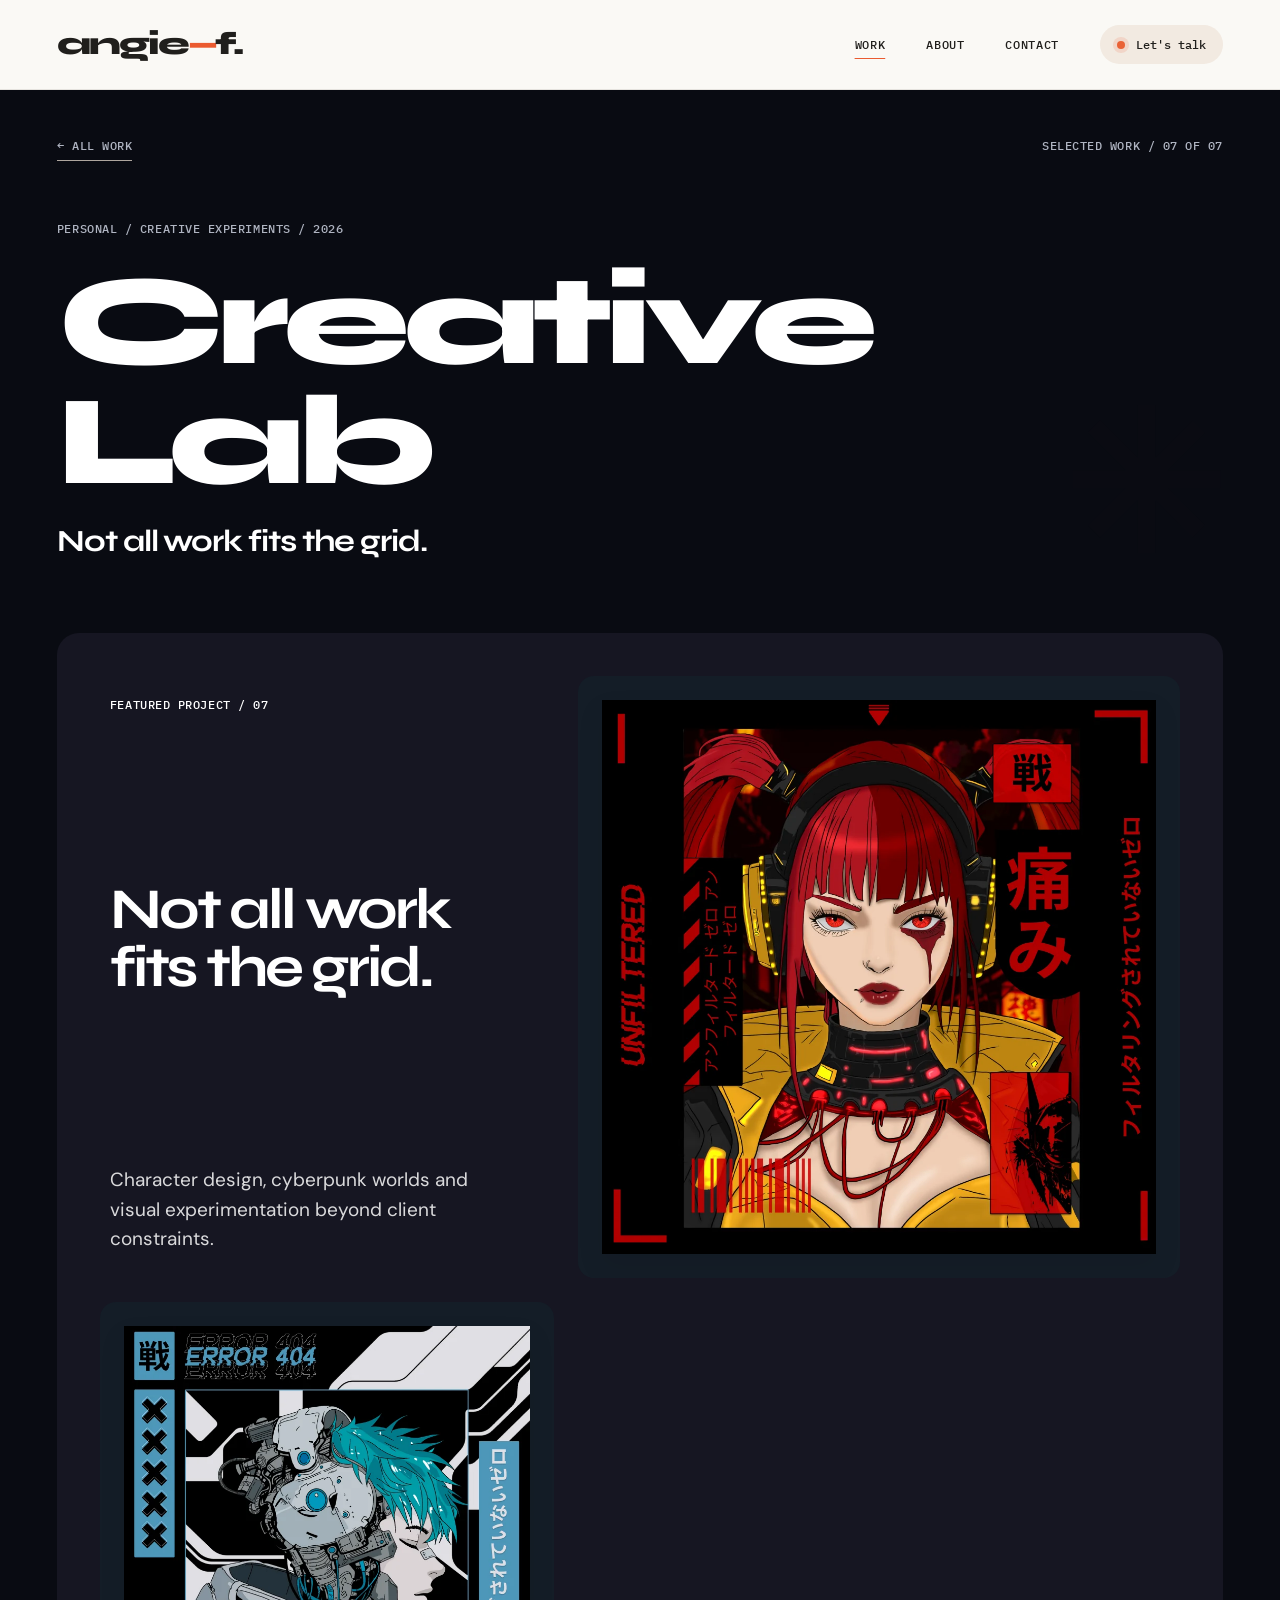
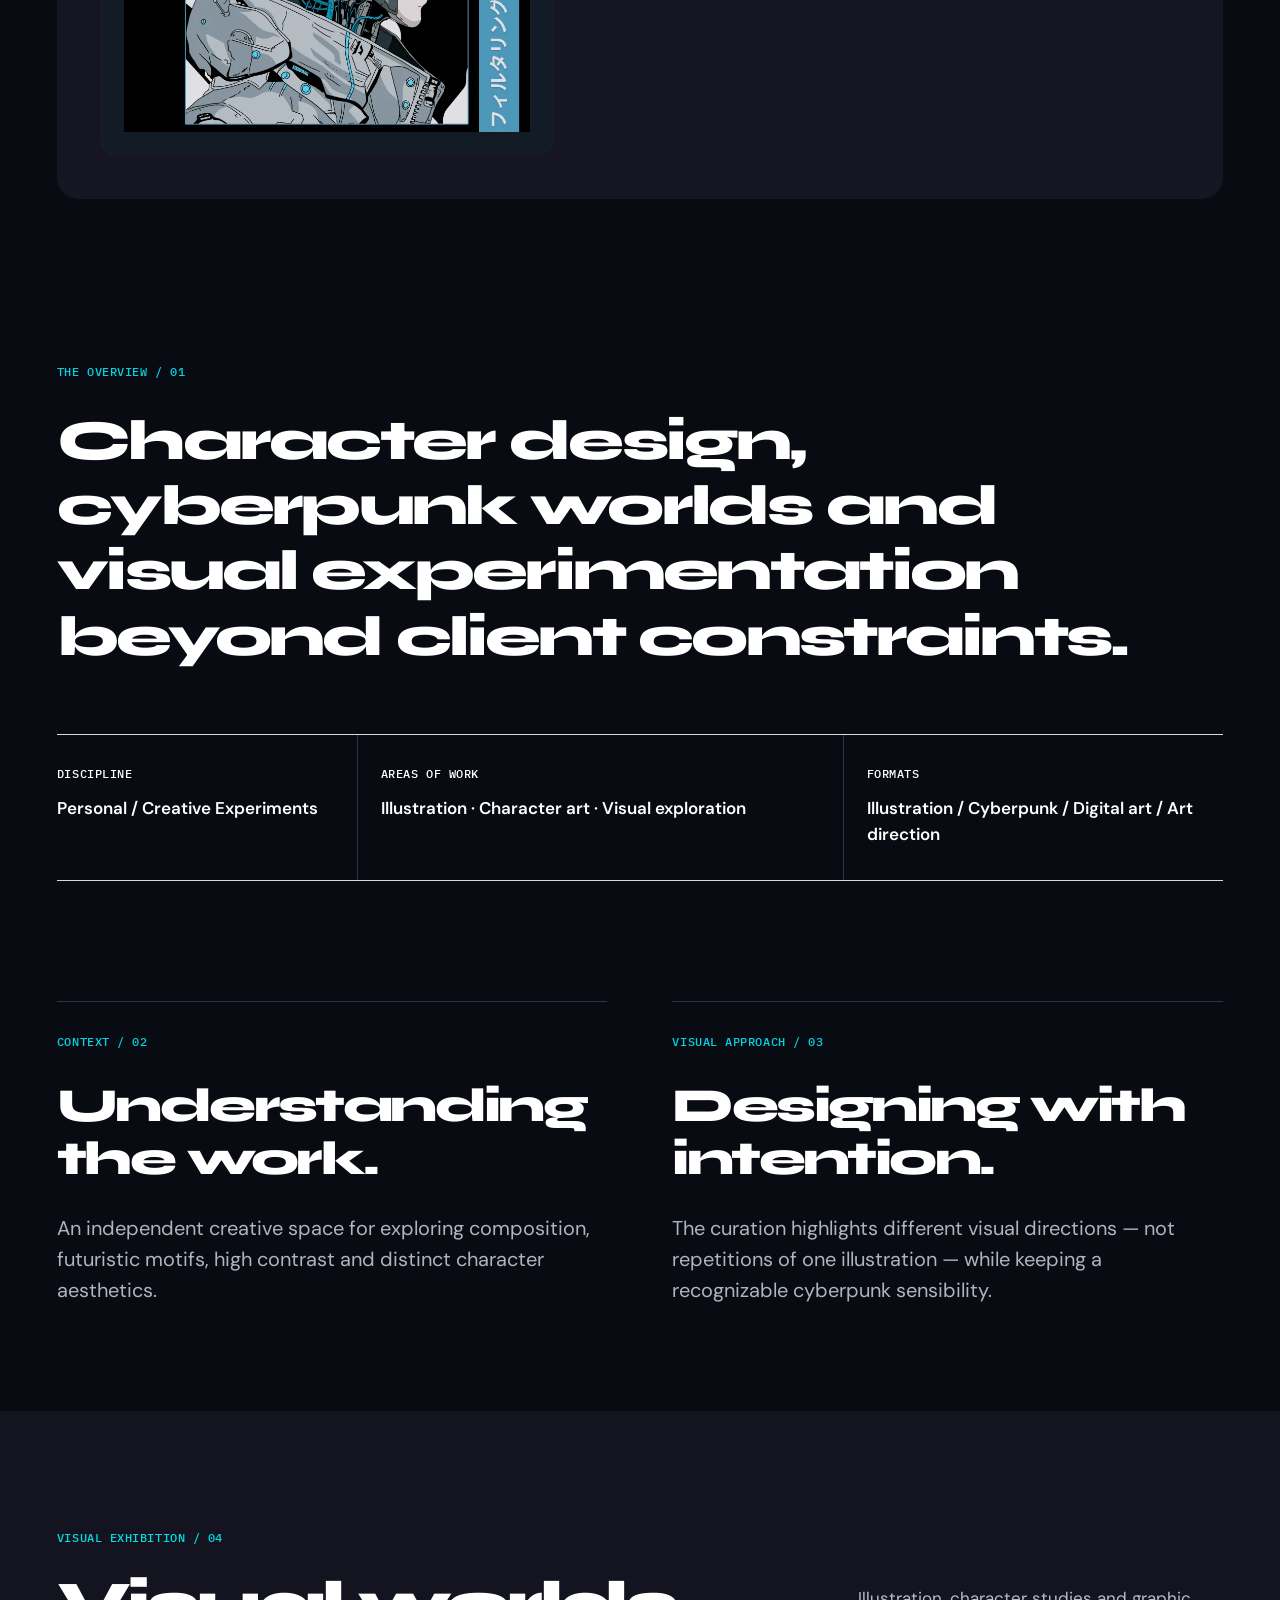
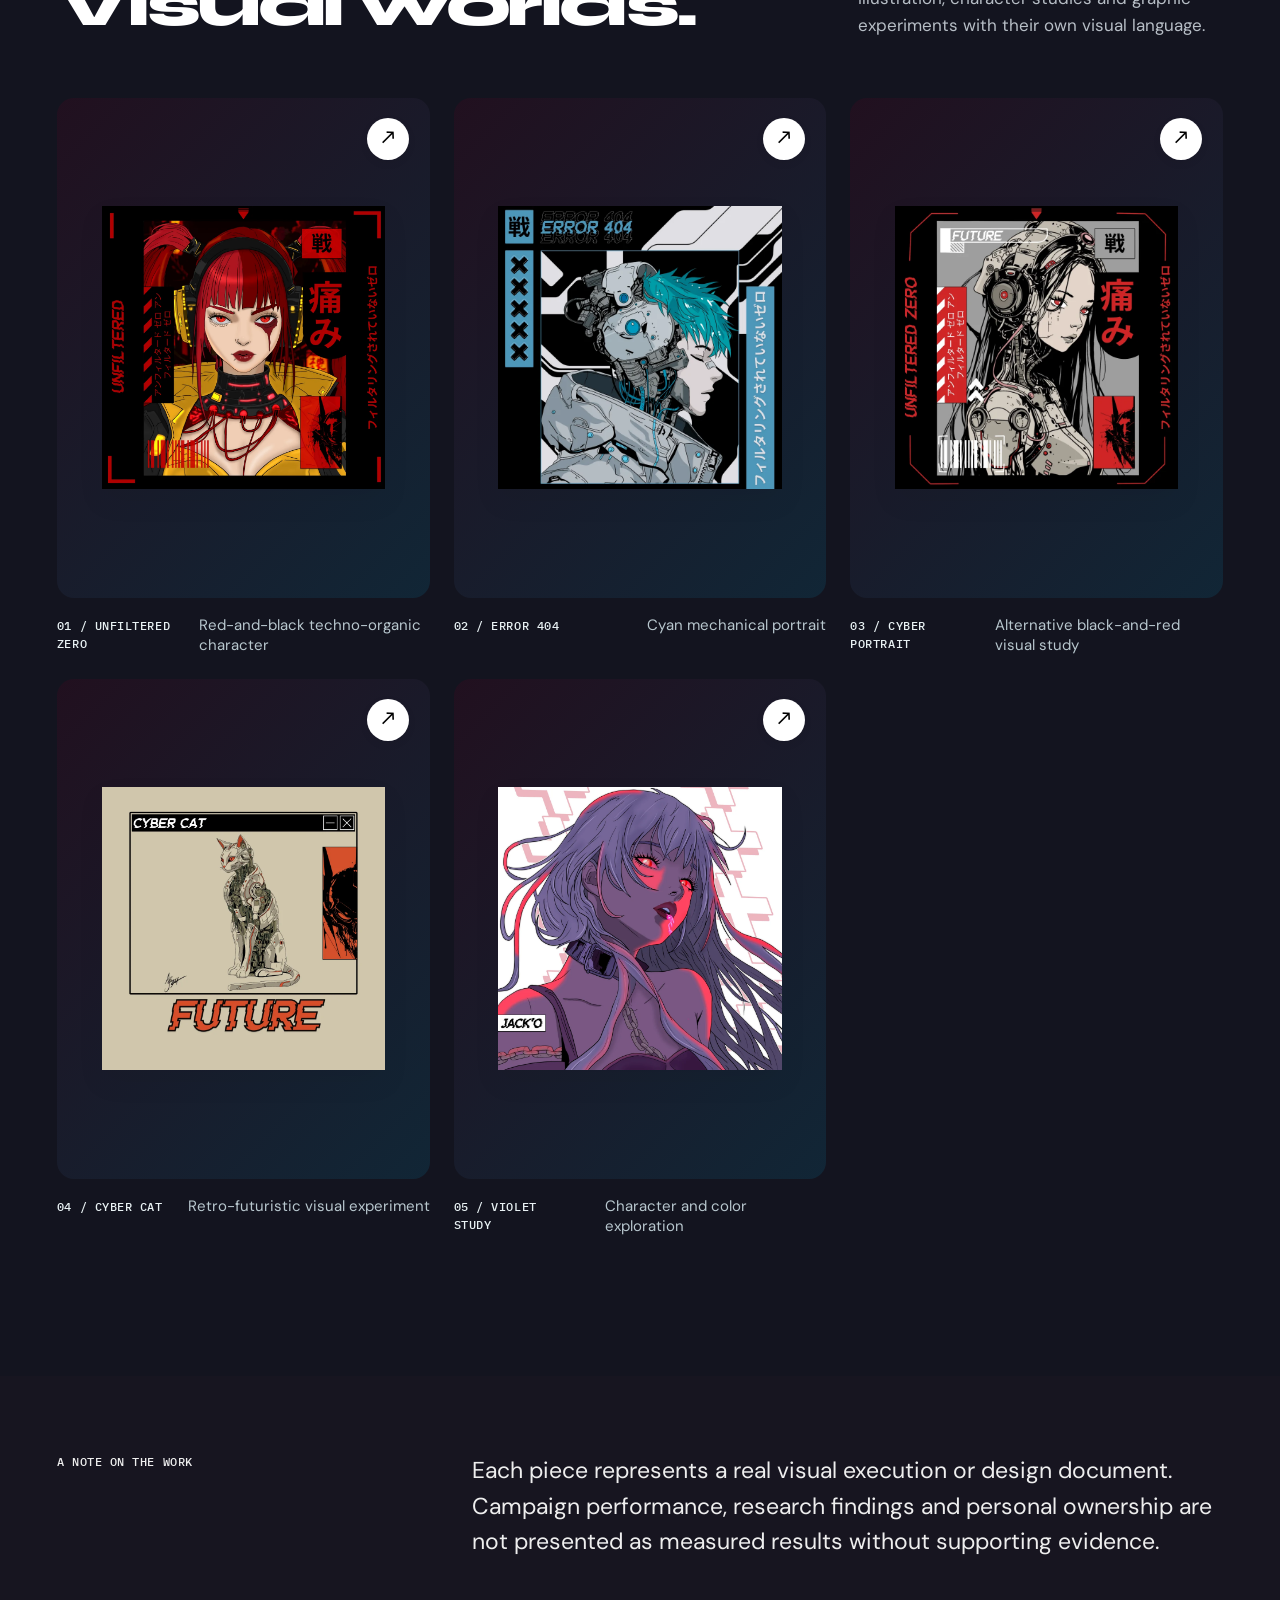
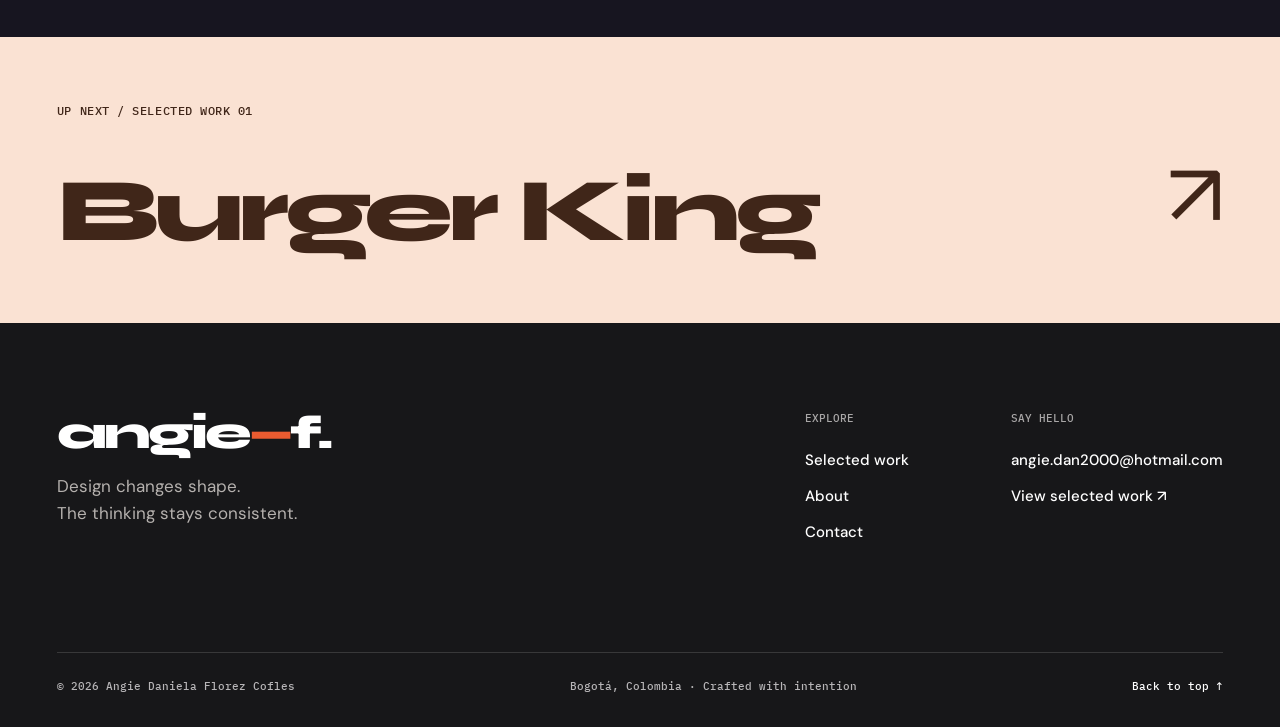
<file: creative-lab.html>
<!doctype html>
<html lang="en"><head><meta charset="utf-8"><meta name="viewport" content="width=device-width, initial-scale=1"><meta name="theme-color" content="#FAF9F5"><meta name="description" content="A curated portfolio of digital experiences, CRM campaigns, design systems and creative exploration by Angie Daniela Florez."><meta property="og:title" content="Creative Lab — Angie Daniela"><meta property="og:description" content="A curated portfolio of digital experiences, CRM campaigns, design systems and creative exploration by Angie Daniela Florez."><title>Creative Lab — Angie Daniela</title><link rel="icon" type="image/svg+xml" href="assets/favicon.svg"><link rel="stylesheet" href="css/styles.css"></head><body data-page="creative-lab"><div id="app"><a class="skip" href="#main">Skip to content</a><div class="scroll-progress" aria-hidden="true"></div><header class="site-header"><nav class="nav-wrap container" aria-label="Main navigation"><a class="wordmark" href="index.html" aria-label="Angie Daniela, Home">angie<span>—</span>f.</a><div class="nav-right"><a href="work.html" aria-current="page">Work</a><a href="about.html">About</a><a href="contact.html">Contact</a><a class="nav-availability" href="contact.html"><span class="status-dot"></span> Let's talk</a></div><button class="mobile-toggle" aria-label="Open navigation" aria-controls="mobile-nav" aria-expanded="false"><span></span><span></span></button></nav><div class="mobile-nav" id="mobile-nav" hidden=""><a href="work.html" aria-current="page">Work</a><a href="about.html">About</a><a href="contact.html">Contact</a><span class="mobile-nav-small">DIGITAL DESIGN / PORTFOLIO 2026</span></div></header><main id="main"><div class="case-page palette-cy dark-case"><section class="case-hero"><div class="container"><div class="case-breadcrumb mono"><a href="work.html">← ALL WORK</a><span>SELECTED WORK / 07 OF 07</span></div><div class="case-title"><div class="case-title-copy"><span class="mono">Personal / Creative Experiments / 2026</span><h1>Creative Lab</h1><p>Not all work fits the grid.</p></div><span class="case-brand-symbol" aria-hidden="true">✳</span></div><div class="case-artstage"><div class="case-art-text"><span class="mono">FEATURED PROJECT / 07</span><strong>Not all work fits the grid.</strong><p>Character design, cyberpunk worlds and visual experimentation beyond client constraints.</p></div><div class="hero-work-art hero-work-art-1 media-unavailable"><img src="assets/cy-red.webp" alt="Unfiltered Zero" class="image-unavailable" loading="eager" decoding="async" fetchpriority="high" onerror="this.classList.add('image-unavailable');this.parentElement.classList.add('media-unavailable')"></div><div class="hero-work-art hero-work-art-2 media-unavailable"><img src="assets/cy-blue.webp" alt="Error 404" class="image-unavailable" loading="eager" decoding="async" fetchpriority="high" onerror="this.classList.add('image-unavailable');this.parentElement.classList.add('media-unavailable')"></div></div></div></section><section class="case-overview container"><div class="overline mono">THE OVERVIEW / 01</div><h2>Character design, cyberpunk worlds and visual experimentation beyond client constraints.</h2><div class="case-info"><div><span class="mono">DISCIPLINE</span><p>Personal / Creative Experiments</p></div><div><span class="mono">AREAS OF WORK</span><p>Illustration · Character art · Visual exploration</p></div><div><span class="mono">FORMATS</span><p>Illustration / Cyberpunk / Digital art / Art direction</p></div></div></section><section class="case-story container"><div class="story-text"><div><span class="mono">CONTEXT / 02</span><h2>Understanding<br>the work.</h2><p>An independent creative space for exploring composition, futuristic motifs, high contrast and distinct character aesthetics.</p></div><div><span class="mono">VISUAL APPROACH / 03</span><h2>Designing with<br>intention.</h2><p>The curation highlights different visual directions — not repetitions of one illustration — while keeping a recognizable cyberpunk sensibility.</p></div></div></section><section class="case-gallery"><div class="container"><div class="gallery-heading"><div><span class="mono">VISUAL EXHIBITION / 04</span><h2>Visual worlds.</h2></div><p>Illustration, character studies and graphic experiments with their own visual language.</p></div><div class="case-media-grid creative-masonry"><figure class="media-card media-square"><button class="image-trigger" type="button" data-image="assets/cy-red.webp" data-alt="Unfiltered Zero" data-caption="Red-and-black techno-organic character" aria-label="View Unfiltered Zero enlarged"><span class="media-frame media-unavailable"><img src="assets/cy-red.webp" alt="Unfiltered Zero" class="image-unavailable" loading="lazy" decoding="async" onerror="this.classList.add('image-unavailable');this.parentElement.classList.add('media-unavailable')"></span><span class="zoom-indicator" aria-hidden="true">↗</span></button><figcaption><span class="mono">01 / Unfiltered Zero</span><span>Red-and-black techno-organic character</span></figcaption></figure><figure class="media-card media-square"><button class="image-trigger" type="button" data-image="assets/cy-blue.webp" data-alt="Error 404" data-caption="Cyan mechanical portrait" aria-label="View Error 404 enlarged"><span class="media-frame media-unavailable"><img src="assets/cy-blue.webp" alt="Error 404" class="image-unavailable" loading="lazy" decoding="async" onerror="this.classList.add('image-unavailable');this.parentElement.classList.add('media-unavailable')"></span><span class="zoom-indicator" aria-hidden="true">↗</span></button><figcaption><span class="mono">02 / Error 404</span><span>Cyan mechanical portrait</span></figcaption></figure><figure class="media-card media-square"><button class="image-trigger" type="button" data-image="assets/cy-alt.webp" data-alt="Cyber portrait" data-caption="Alternative black-and-red visual study" aria-label="View Cyber portrait enlarged"><span class="media-frame media-unavailable"><img src="assets/cy-alt.webp" alt="Cyber portrait" class="image-unavailable" loading="lazy" decoding="async" onerror="this.classList.add('image-unavailable');this.parentElement.classList.add('media-unavailable')"></span><span class="zoom-indicator" aria-hidden="true">↗</span></button><figcaption><span class="mono">03 / Cyber portrait</span><span>Alternative black-and-red visual study</span></figcaption></figure><figure class="media-card media-square"><button class="image-trigger" type="button" data-image="assets/cy-cat.webp" data-alt="Cyber Cat" data-caption="Retro-futuristic visual experiment" aria-label="View Cyber Cat enlarged"><span class="media-frame media-unavailable"><img src="assets/cy-cat.webp" alt="Cyber Cat" class="image-unavailable" loading="lazy" decoding="async" onerror="this.classList.add('image-unavailable');this.parentElement.classList.add('media-unavailable')"></span><span class="zoom-indicator" aria-hidden="true">↗</span></button><figcaption><span class="mono">04 / Cyber Cat</span><span>Retro-futuristic visual experiment</span></figcaption></figure><figure class="media-card media-square"><button class="image-trigger" type="button" data-image="assets/cy-violet.webp" data-alt="Violet study" data-caption="Character and color exploration" aria-label="View Violet study enlarged"><span class="media-frame media-unavailable"><img src="assets/cy-violet.webp" alt="Violet study" class="image-unavailable" loading="lazy" decoding="async" onerror="this.classList.add('image-unavailable');this.parentElement.classList.add('media-unavailable')"></span><span class="zoom-indicator" aria-hidden="true">↗</span></button><figcaption><span class="mono">05 / Violet study</span><span>Character and color exploration</span></figcaption></figure></div></div></section><section class="case-reflection"><div class="container"><span class="mono">A NOTE ON THE WORK</span><p>Each piece represents a real visual execution or design document. Campaign performance, research findings and personal ownership are not presented as measured results without supporting evidence.</p></div></section><a href="burger-king.html" class="next-case palette-bk"><div class="container"><span class="mono">UP NEXT / SELECTED WORK 01</span><strong>Burger King</strong><span class="next-arrow">↗</span></div></a></div></main><footer class="site-footer"><div class="container footer-top"><div><a class="wordmark" href="index.html">angie<span>—</span>f.</a><p>Design changes shape.<br>The thinking stays consistent.</p></div><div class="footer-links"><div><span>Explore</span><a href="work.html">Selected work</a><a href="about.html">About</a><a href="contact.html">Contact</a></div><div><span>Say hello</span><a href="mailto:angie.dan2000@hotmail.com">angie.dan2000@hotmail.com</a><a href="work.html">View selected work ↗</a></div></div></div><div class="container footer-bottom"><span>© 2026 Angie Daniela Florez Cofles</span><span>Bogotá, Colombia · Crafted with intention</span><a href="#main">Back to top ↑</a></div></footer><dialog class="lightbox" id="lightbox" aria-label="Artwork preview"><button class="lightbox-close" aria-label="Close preview">×</button><div class="lightbox-inner"><img alt=""><p></p></div><div class="lightbox-controls"><button data-move="-1" aria-label="Previous image">←</button><span class="lightbox-count"></span><button data-move="1" aria-label="Next image">→</button></div></dialog></div><script src="js/data.js"></script><script src="js/app.js"></script></body></html>
</file>
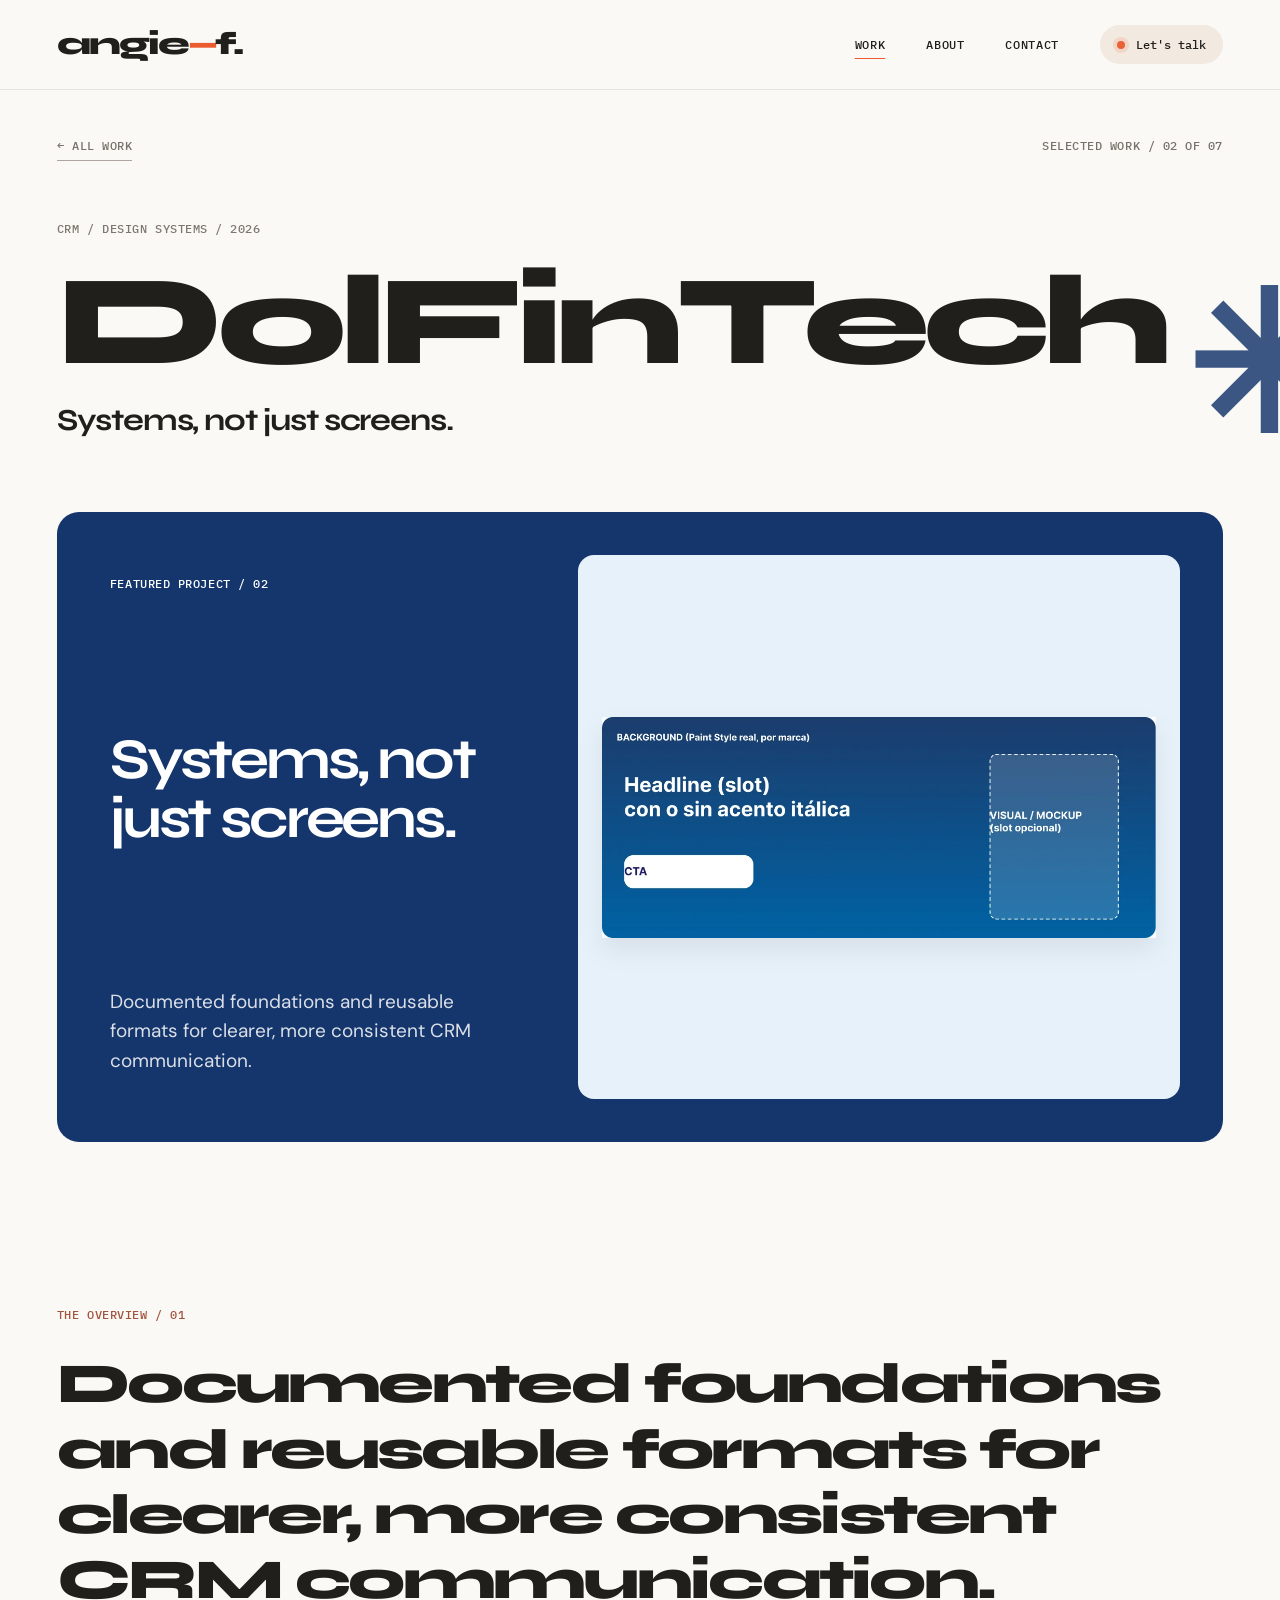
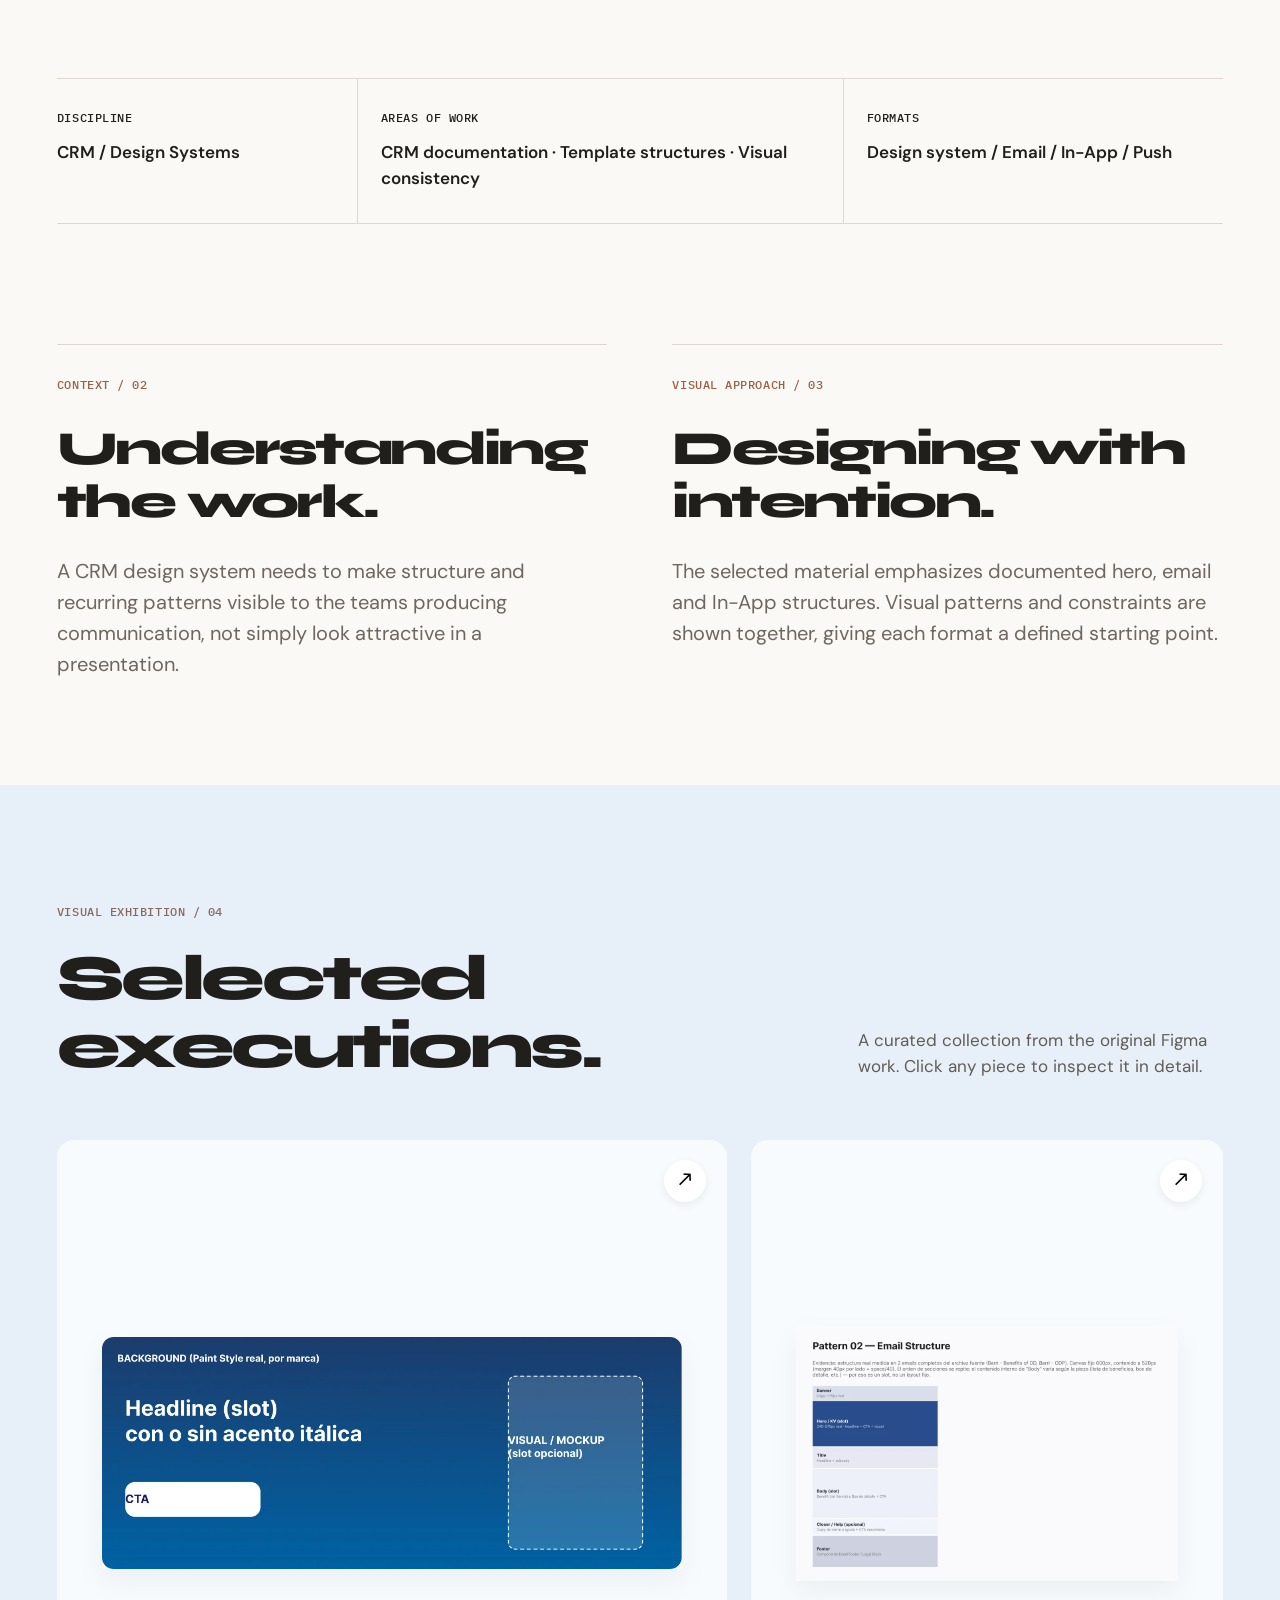
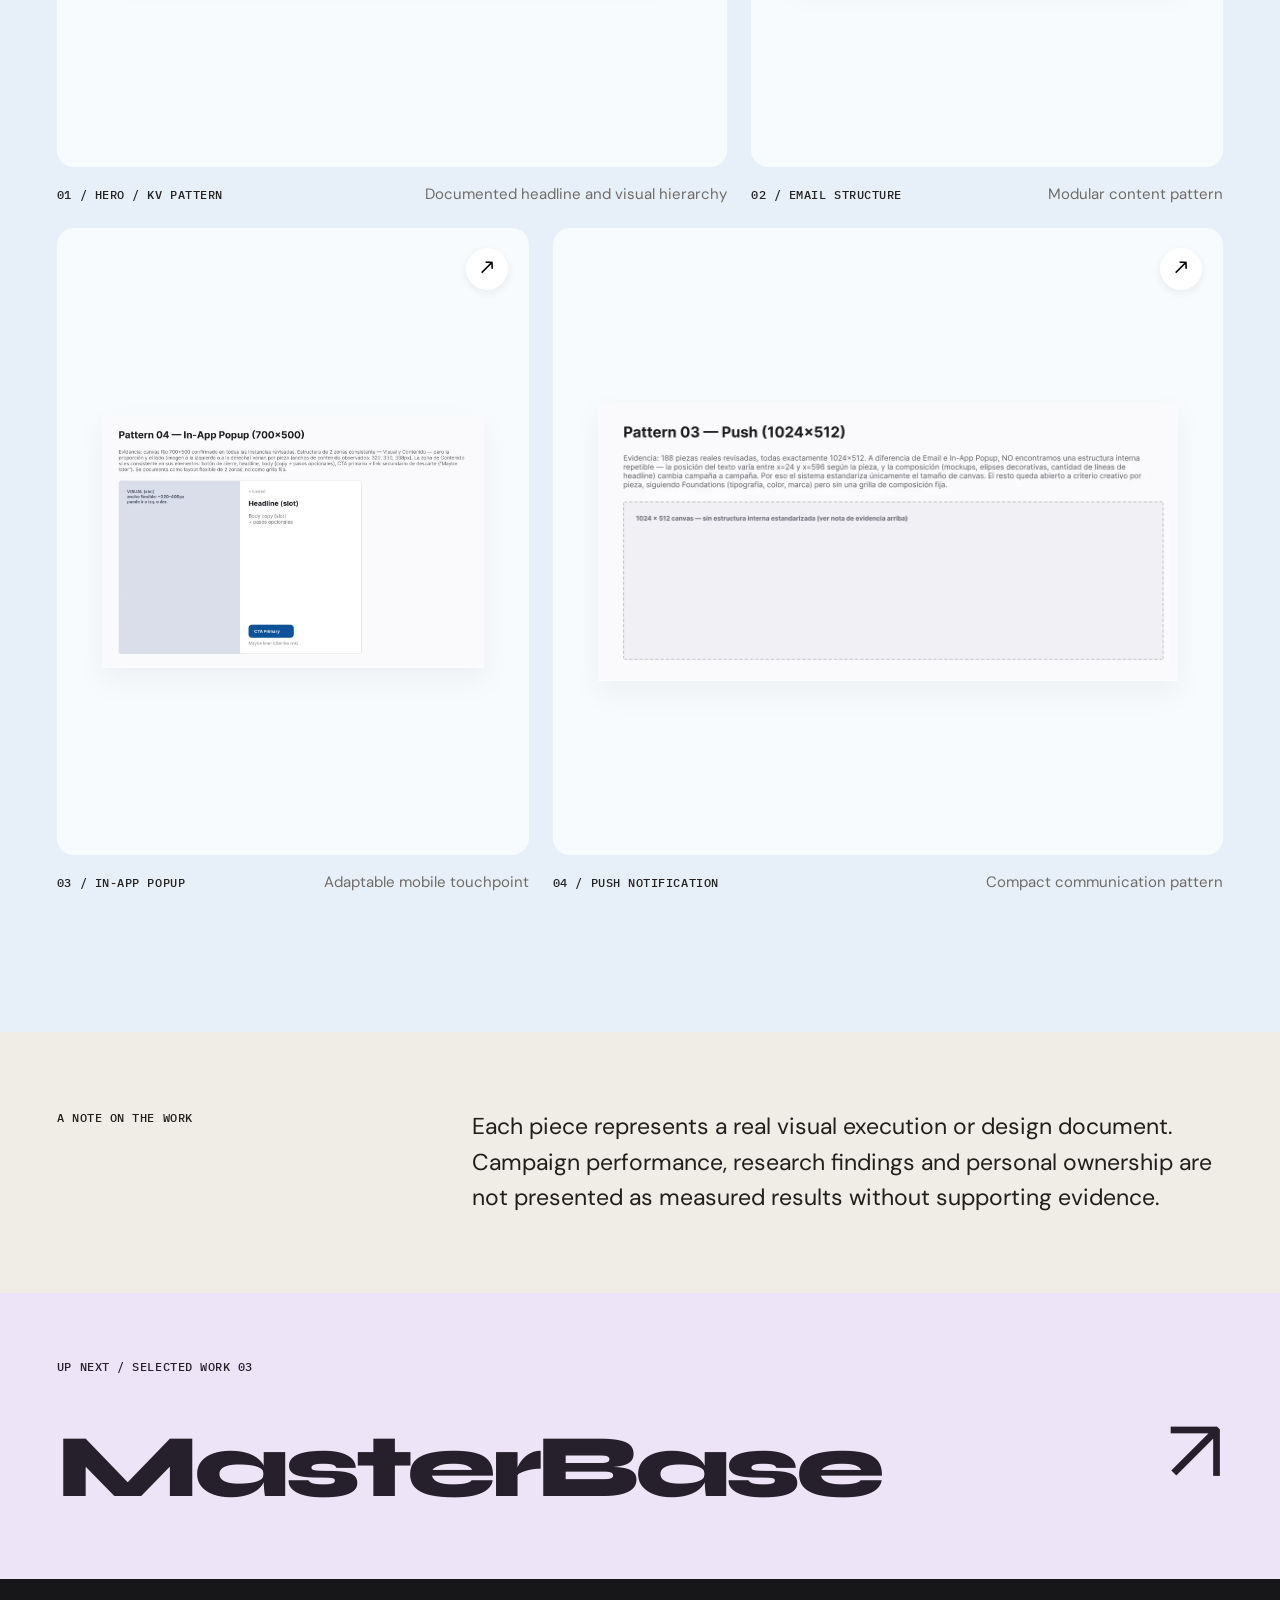
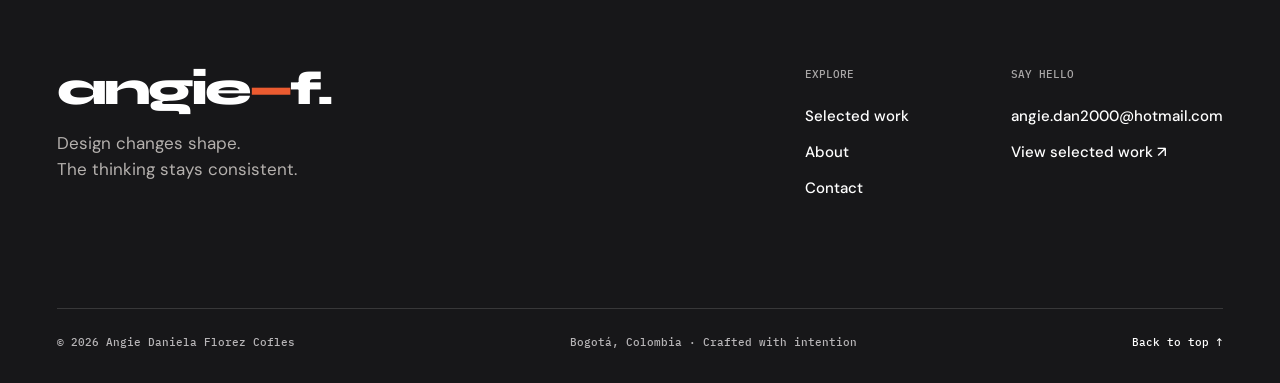
<file: dolfintech.html>
<!doctype html>
<html lang="en"><head><meta charset="utf-8"><meta name="viewport" content="width=device-width, initial-scale=1"><meta name="theme-color" content="#FAF9F5"><meta name="description" content="A curated portfolio of digital experiences, CRM campaigns, design systems and creative exploration by Angie Daniela Florez."><meta property="og:title" content="Dolfintech — Angie Daniela"><meta property="og:description" content="A curated portfolio of digital experiences, CRM campaigns, design systems and creative exploration by Angie Daniela Florez."><title>Dolfintech — Angie Daniela</title><link rel="icon" type="image/svg+xml" href="assets/favicon.svg"><link rel="stylesheet" href="css/styles.css"></head><body data-page="dolfintech"><div id="app"><a class="skip" href="#main">Skip to content</a><div class="scroll-progress" aria-hidden="true"></div><header class="site-header"><nav class="nav-wrap container" aria-label="Main navigation"><a class="wordmark" href="index.html" aria-label="Angie Daniela, Home">angie<span>—</span>f.</a><div class="nav-right"><a href="work.html" aria-current="page">Work</a><a href="about.html">About</a><a href="contact.html">Contact</a><a class="nav-availability" href="contact.html"><span class="status-dot"></span> Let's talk</a></div><button class="mobile-toggle" aria-label="Open navigation" aria-controls="mobile-nav" aria-expanded="false"><span></span><span></span></button></nav><div class="mobile-nav" id="mobile-nav" hidden=""><a href="work.html" aria-current="page">Work</a><a href="about.html">About</a><a href="contact.html">Contact</a><span class="mobile-nav-small">DIGITAL DESIGN / PORTFOLIO 2026</span></div></header><main id="main"><div class="case-page palette-dol"><section class="case-hero"><div class="container"><div class="case-breadcrumb mono"><a href="work.html">← ALL WORK</a><span>SELECTED WORK / 02 OF 07</span></div><div class="case-title"><div class="case-title-copy"><span class="mono">CRM / Design Systems / 2026</span><h1>DolFinTech</h1><p>Systems, not just screens.</p></div><span class="case-brand-symbol" aria-hidden="true">✳</span></div><div class="case-artstage"><div class="case-art-text"><span class="mono">FEATURED PROJECT / 02</span><strong>Systems, not just screens.</strong><p>Documented foundations and reusable formats for clearer, more consistent CRM communication.</p></div><div class="hero-work-art hero-work-art-1 media-unavailable"><img src="assets/dol-hero.webp" alt="Hero / KV pattern" class="image-unavailable" loading="eager" decoding="async" fetchpriority="high" onerror="this.classList.add('image-unavailable');this.parentElement.classList.add('media-unavailable')"></div></div></div></section><section class="case-overview container"><div class="overline mono">THE OVERVIEW / 01</div><h2>Documented foundations and reusable formats for clearer, more consistent CRM communication.</h2><div class="case-info"><div><span class="mono">DISCIPLINE</span><p>CRM / Design Systems</p></div><div><span class="mono">AREAS OF WORK</span><p>CRM documentation · Template structures · Visual consistency</p></div><div><span class="mono">FORMATS</span><p>Design system / Email / In-App / Push</p></div></div></section><section class="case-story container"><div class="story-text"><div><span class="mono">CONTEXT / 02</span><h2>Understanding<br>the work.</h2><p>A CRM design system needs to make structure and recurring patterns visible to the teams producing communication, not simply look attractive in a presentation.</p></div><div><span class="mono">VISUAL APPROACH / 03</span><h2>Designing with<br>intention.</h2><p>The selected material emphasizes documented hero, email and In-App structures. Visual patterns and constraints are shown together, giving each format a defined starting point.</p></div></div></section><section class="case-gallery"><div class="container"><div class="gallery-heading"><div><span class="mono">VISUAL EXHIBITION / 04</span><h2>Selected executions.</h2></div><p>A curated collection from the original Figma work. Click any piece to inspect it in detail.</p></div><div class="case-media-grid "><figure class="media-card media-wide"><button class="image-trigger" type="button" data-image="assets/dol-hero.webp" data-alt="Hero / KV pattern" data-caption="Documented headline and visual hierarchy" aria-label="View Hero / KV pattern enlarged"><span class="media-frame media-unavailable"><img src="assets/dol-hero.webp" alt="Hero / KV pattern" class="image-unavailable" loading="lazy" decoding="async" onerror="this.classList.add('image-unavailable');this.parentElement.classList.add('media-unavailable')"></span><span class="zoom-indicator" aria-hidden="true">↗</span></button><figcaption><span class="mono">01 / Hero / KV pattern</span><span>Documented headline and visual hierarchy</span></figcaption></figure><figure class="media-card media-wide"><button class="image-trigger" type="button" data-image="assets/dol-email.webp" data-alt="Email structure" data-caption="Modular content pattern" aria-label="View Email structure enlarged"><span class="media-frame media-unavailable"><img src="assets/dol-email.webp" alt="Email structure" class="image-unavailable" loading="lazy" decoding="async" onerror="this.classList.add('image-unavailable');this.parentElement.classList.add('media-unavailable')"></span><span class="zoom-indicator" aria-hidden="true">↗</span></button><figcaption><span class="mono">02 / Email structure</span><span>Modular content pattern</span></figcaption></figure><figure class="media-card media-wide"><button class="image-trigger" type="button" data-image="assets/dol-popup.webp" data-alt="In-App popup" data-caption="Adaptable mobile touchpoint" aria-label="View In-App popup enlarged"><span class="media-frame media-unavailable"><img src="assets/dol-popup.webp" alt="In-App popup" class="image-unavailable" loading="lazy" decoding="async" onerror="this.classList.add('image-unavailable');this.parentElement.classList.add('media-unavailable')"></span><span class="zoom-indicator" aria-hidden="true">↗</span></button><figcaption><span class="mono">03 / In-App popup</span><span>Adaptable mobile touchpoint</span></figcaption></figure><figure class="media-card media-wide"><button class="image-trigger" type="button" data-image="assets/dol-push.webp" data-alt="Push notification" data-caption="Compact communication pattern" aria-label="View Push notification enlarged"><span class="media-frame media-unavailable"><img src="assets/dol-push.webp" alt="Push notification" class="image-unavailable" loading="lazy" decoding="async" onerror="this.classList.add('image-unavailable');this.parentElement.classList.add('media-unavailable')"></span><span class="zoom-indicator" aria-hidden="true">↗</span></button><figcaption><span class="mono">04 / Push notification</span><span>Compact communication pattern</span></figcaption></figure></div></div></section><section class="case-reflection"><div class="container"><span class="mono">A NOTE ON THE WORK</span><p>Each piece represents a real visual execution or design document. Campaign performance, research findings and personal ownership are not presented as measured results without supporting evidence.</p></div></section><a href="masterbase.html" class="next-case palette-mb"><div class="container"><span class="mono">UP NEXT / SELECTED WORK 03</span><strong>MasterBase</strong><span class="next-arrow">↗</span></div></a></div></main><footer class="site-footer"><div class="container footer-top"><div><a class="wordmark" href="index.html">angie<span>—</span>f.</a><p>Design changes shape.<br>The thinking stays consistent.</p></div><div class="footer-links"><div><span>Explore</span><a href="work.html">Selected work</a><a href="about.html">About</a><a href="contact.html">Contact</a></div><div><span>Say hello</span><a href="mailto:angie.dan2000@hotmail.com">angie.dan2000@hotmail.com</a><a href="work.html">View selected work ↗</a></div></div></div><div class="container footer-bottom"><span>© 2026 Angie Daniela Florez Cofles</span><span>Bogotá, Colombia · Crafted with intention</span><a href="#main">Back to top ↑</a></div></footer><dialog class="lightbox" id="lightbox" aria-label="Artwork preview"><button class="lightbox-close" aria-label="Close preview">×</button><div class="lightbox-inner"><img alt=""><p></p></div><div class="lightbox-controls"><button data-move="-1" aria-label="Previous image">←</button><span class="lightbox-count"></span><button data-move="1" aria-label="Next image">→</button></div></dialog></div><script src="js/data.js"></script><script src="js/app.js"></script></body></html>
</file>
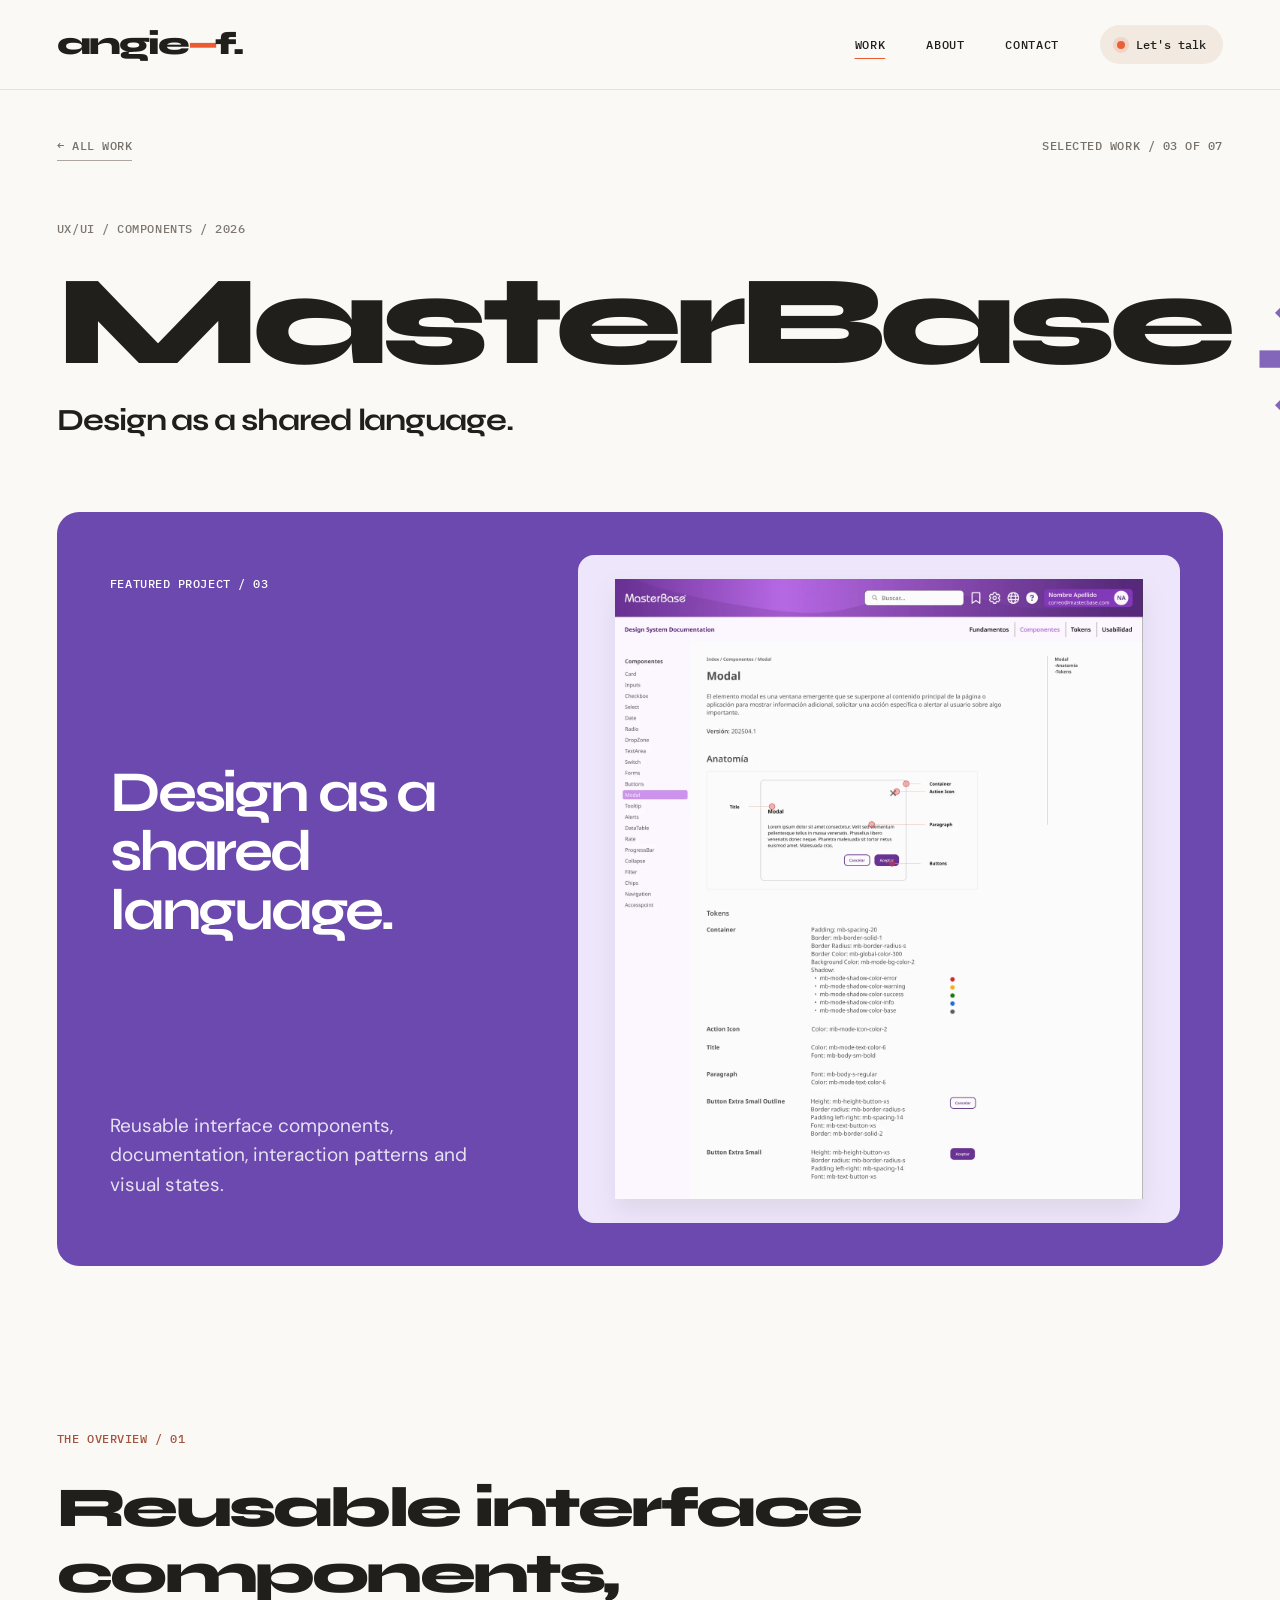
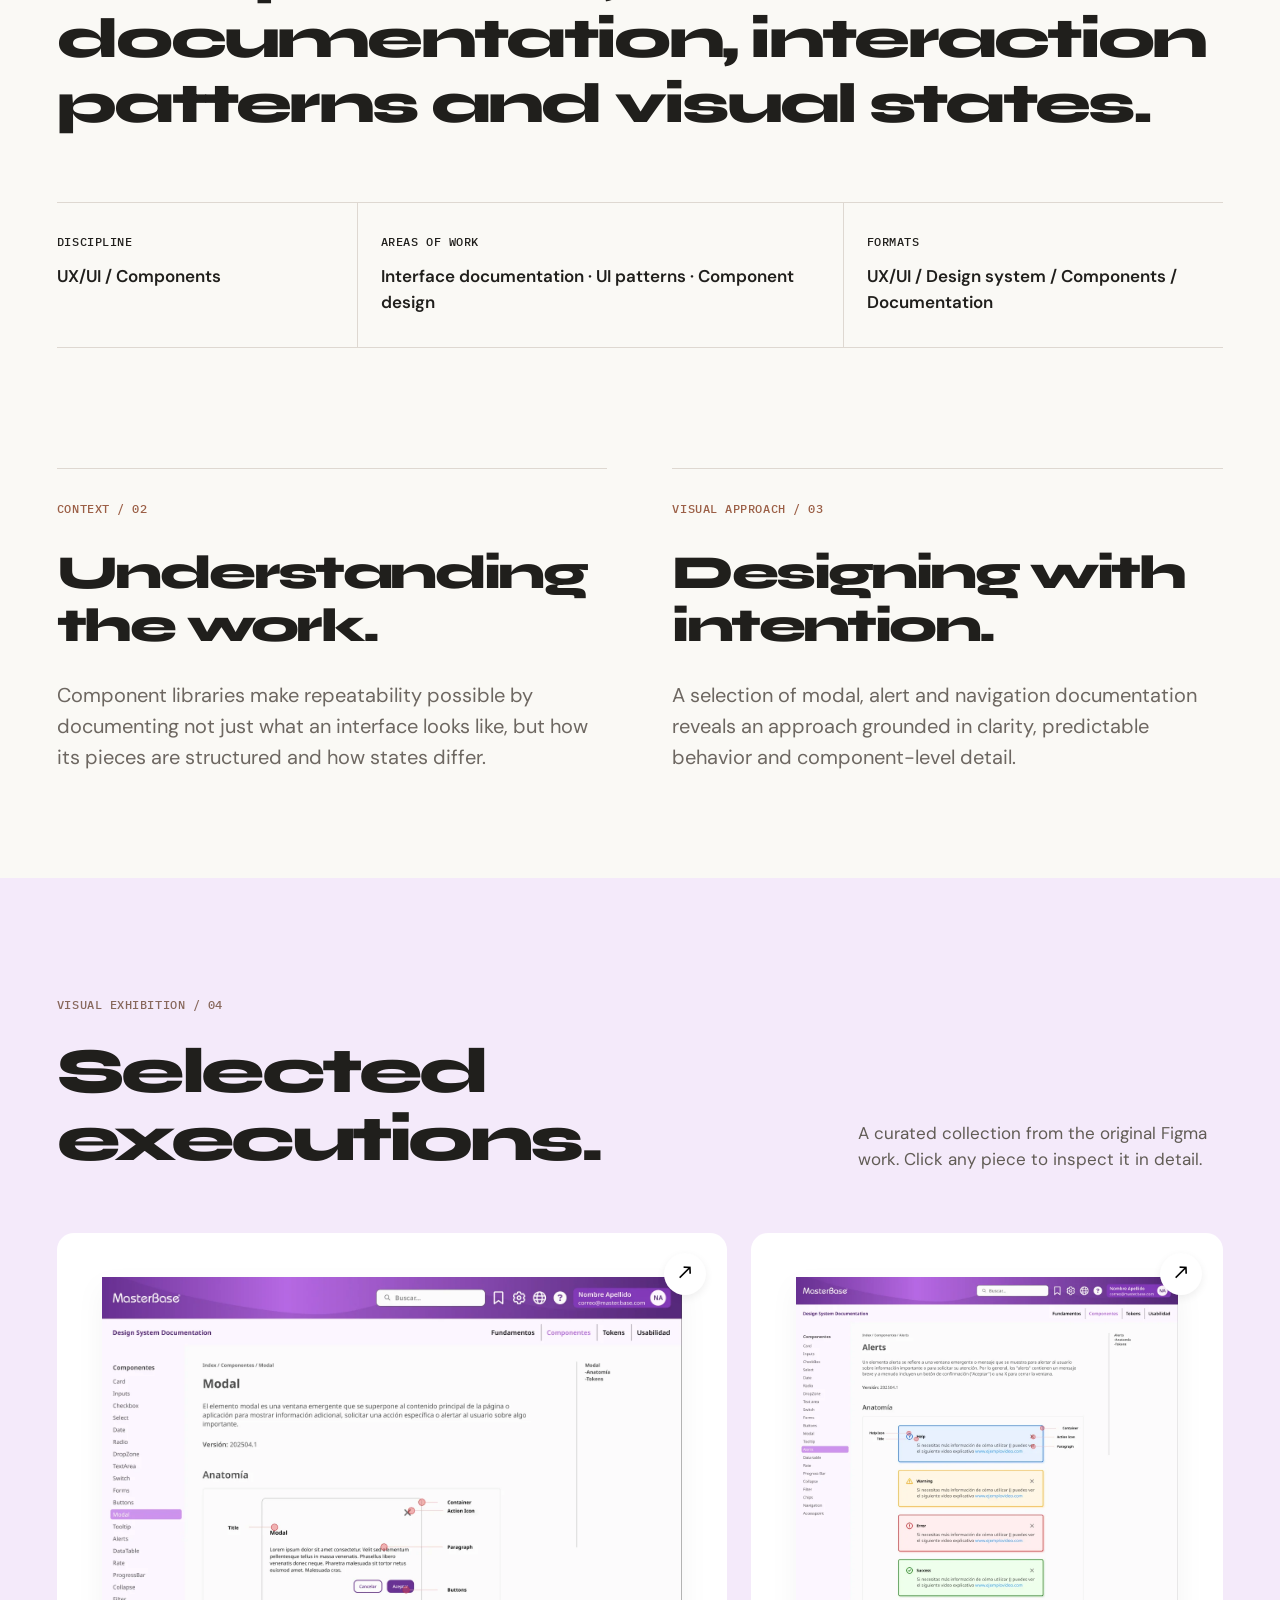
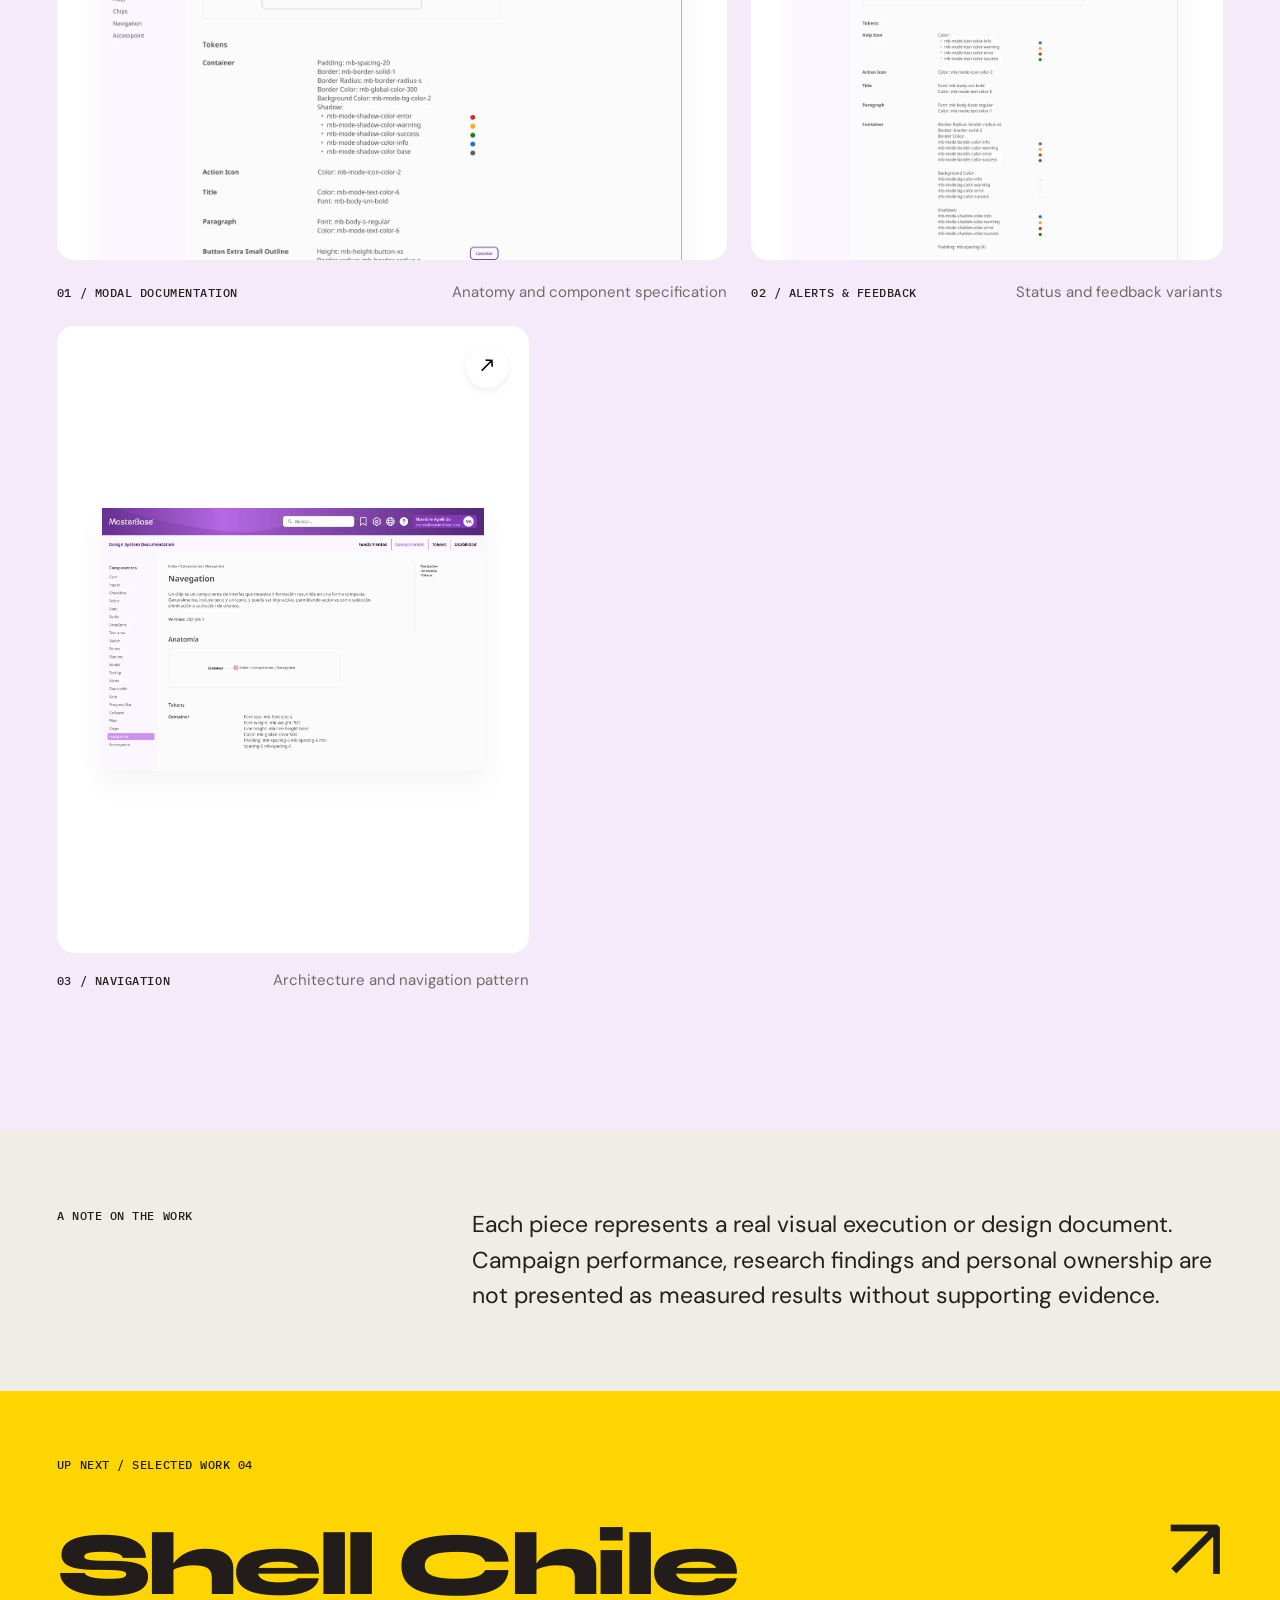
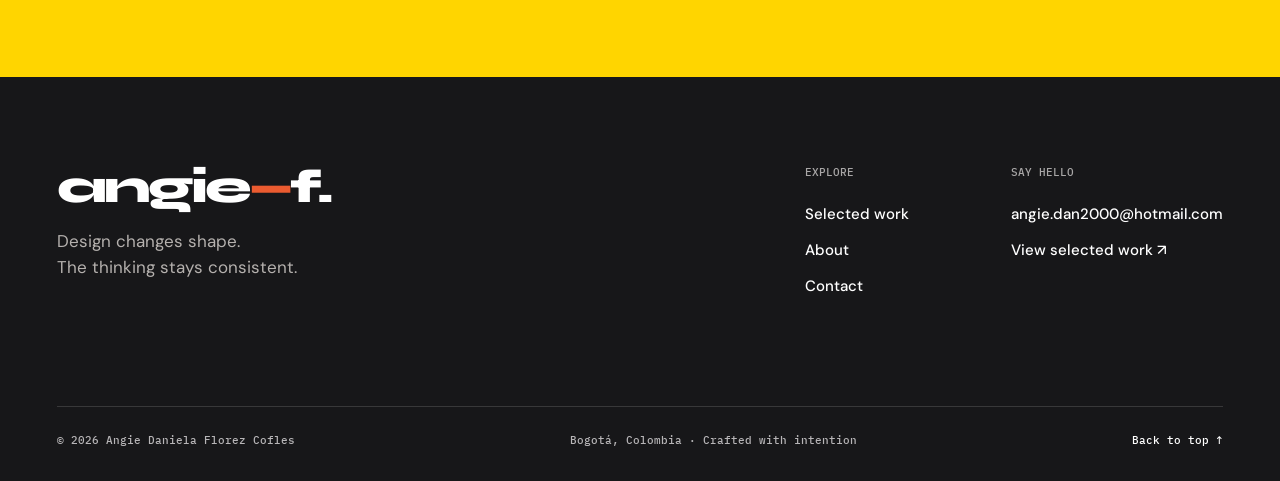
<file: masterbase.html>
<!doctype html>
<html lang="en"><head><meta charset="utf-8"><meta name="viewport" content="width=device-width, initial-scale=1"><meta name="theme-color" content="#FAF9F5"><meta name="description" content="A curated portfolio of digital experiences, CRM campaigns, design systems and creative exploration by Angie Daniela Florez."><meta property="og:title" content="Masterbase — Angie Daniela"><meta property="og:description" content="A curated portfolio of digital experiences, CRM campaigns, design systems and creative exploration by Angie Daniela Florez."><title>Masterbase — Angie Daniela</title><link rel="icon" type="image/svg+xml" href="assets/favicon.svg"><link rel="stylesheet" href="css/styles.css"></head><body data-page="masterbase"><div id="app"><a class="skip" href="#main">Skip to content</a><div class="scroll-progress" aria-hidden="true"></div><header class="site-header"><nav class="nav-wrap container" aria-label="Main navigation"><a class="wordmark" href="index.html" aria-label="Angie Daniela, Home">angie<span>—</span>f.</a><div class="nav-right"><a href="work.html" aria-current="page">Work</a><a href="about.html">About</a><a href="contact.html">Contact</a><a class="nav-availability" href="contact.html"><span class="status-dot"></span> Let's talk</a></div><button class="mobile-toggle" aria-label="Open navigation" aria-controls="mobile-nav" aria-expanded="false"><span></span><span></span></button></nav><div class="mobile-nav" id="mobile-nav" hidden=""><a href="work.html" aria-current="page">Work</a><a href="about.html">About</a><a href="contact.html">Contact</a><span class="mobile-nav-small">DIGITAL DESIGN / PORTFOLIO 2026</span></div></header><main id="main"><div class="case-page palette-mb"><section class="case-hero"><div class="container"><div class="case-breadcrumb mono"><a href="work.html">← ALL WORK</a><span>SELECTED WORK / 03 OF 07</span></div><div class="case-title"><div class="case-title-copy"><span class="mono">UX/UI / Components / 2026</span><h1>MasterBase</h1><p>Design as a shared language.</p></div><span class="case-brand-symbol" aria-hidden="true">✳</span></div><div class="case-artstage"><div class="case-art-text"><span class="mono">FEATURED PROJECT / 03</span><strong>Design as a shared language.</strong><p>Reusable interface components, documentation, interaction patterns and visual states.</p></div><div class="hero-work-art hero-work-art-1 media-unavailable"><img src="assets/mb-modal.webp" alt="Modal documentation" class="image-unavailable" loading="eager" decoding="async" fetchpriority="high" onerror="this.classList.add('image-unavailable');this.parentElement.classList.add('media-unavailable')"></div></div></div></section><section class="case-overview container"><div class="overline mono">THE OVERVIEW / 01</div><h2>Reusable interface components, documentation, interaction patterns and visual states.</h2><div class="case-info"><div><span class="mono">DISCIPLINE</span><p>UX/UI / Components</p></div><div><span class="mono">AREAS OF WORK</span><p>Interface documentation · UI patterns · Component design</p></div><div><span class="mono">FORMATS</span><p>UX/UI / Design system / Components / Documentation</p></div></div></section><section class="case-story container"><div class="story-text"><div><span class="mono">CONTEXT / 02</span><h2>Understanding<br>the work.</h2><p>Component libraries make repeatability possible by documenting not just what an interface looks like, but how its pieces are structured and how states differ.</p></div><div><span class="mono">VISUAL APPROACH / 03</span><h2>Designing with<br>intention.</h2><p>A selection of modal, alert and navigation documentation reveals an approach grounded in clarity, predictable behavior and component-level detail.</p></div></div></section><section class="case-gallery"><div class="container"><div class="gallery-heading"><div><span class="mono">VISUAL EXHIBITION / 04</span><h2>Selected executions.</h2></div><p>A curated collection from the original Figma work. Click any piece to inspect it in detail.</p></div><div class="case-media-grid "><figure class="media-card media-wide"><button class="image-trigger" type="button" data-image="assets/mb-modal.webp" data-alt="Modal documentation" data-caption="Anatomy and component specification" aria-label="View Modal documentation enlarged"><span class="media-frame media-unavailable"><img src="assets/mb-modal.webp" alt="Modal documentation" class="image-unavailable" loading="lazy" decoding="async" onerror="this.classList.add('image-unavailable');this.parentElement.classList.add('media-unavailable')"></span><span class="zoom-indicator" aria-hidden="true">↗</span></button><figcaption><span class="mono">01 / Modal documentation</span><span>Anatomy and component specification</span></figcaption></figure><figure class="media-card media-wide"><button class="image-trigger" type="button" data-image="assets/mb-alerts.webp" data-alt="Alerts &amp; feedback" data-caption="Status and feedback variants" aria-label="View Alerts &amp; feedback enlarged"><span class="media-frame media-unavailable"><img src="assets/mb-alerts.webp" alt="Alerts &amp; feedback" class="image-unavailable" loading="lazy" decoding="async" onerror="this.classList.add('image-unavailable');this.parentElement.classList.add('media-unavailable')"></span><span class="zoom-indicator" aria-hidden="true">↗</span></button><figcaption><span class="mono">02 / Alerts &amp; feedback</span><span>Status and feedback variants</span></figcaption></figure><figure class="media-card media-wide"><button class="image-trigger" type="button" data-image="assets/mb-navigation.webp" data-alt="Navigation" data-caption="Architecture and navigation pattern" aria-label="View Navigation enlarged"><span class="media-frame media-unavailable"><img src="assets/mb-navigation.webp" alt="Navigation" class="image-unavailable" loading="lazy" decoding="async" onerror="this.classList.add('image-unavailable');this.parentElement.classList.add('media-unavailable')"></span><span class="zoom-indicator" aria-hidden="true">↗</span></button><figcaption><span class="mono">03 / Navigation</span><span>Architecture and navigation pattern</span></figcaption></figure></div></div></section><section class="case-reflection"><div class="container"><span class="mono">A NOTE ON THE WORK</span><p>Each piece represents a real visual execution or design document. Campaign performance, research findings and personal ownership are not presented as measured results without supporting evidence.</p></div></section><a href="shell-chile.html" class="next-case palette-shell"><div class="container"><span class="mono">UP NEXT / SELECTED WORK 04</span><strong>Shell Chile</strong><span class="next-arrow">↗</span></div></a></div></main><footer class="site-footer"><div class="container footer-top"><div><a class="wordmark" href="index.html">angie<span>—</span>f.</a><p>Design changes shape.<br>The thinking stays consistent.</p></div><div class="footer-links"><div><span>Explore</span><a href="work.html">Selected work</a><a href="about.html">About</a><a href="contact.html">Contact</a></div><div><span>Say hello</span><a href="mailto:angie.dan2000@hotmail.com">angie.dan2000@hotmail.com</a><a href="work.html">View selected work ↗</a></div></div></div><div class="container footer-bottom"><span>© 2026 Angie Daniela Florez Cofles</span><span>Bogotá, Colombia · Crafted with intention</span><a href="#main">Back to top ↑</a></div></footer><dialog class="lightbox" id="lightbox" aria-label="Artwork preview"><button class="lightbox-close" aria-label="Close preview">×</button><div class="lightbox-inner"><img alt=""><p></p></div><div class="lightbox-controls"><button data-move="-1" aria-label="Previous image">←</button><span class="lightbox-count"></span><button data-move="1" aria-label="Next image">→</button></div></dialog></div><script src="js/data.js"></script><script src="js/app.js"></script></body></html>
</file>
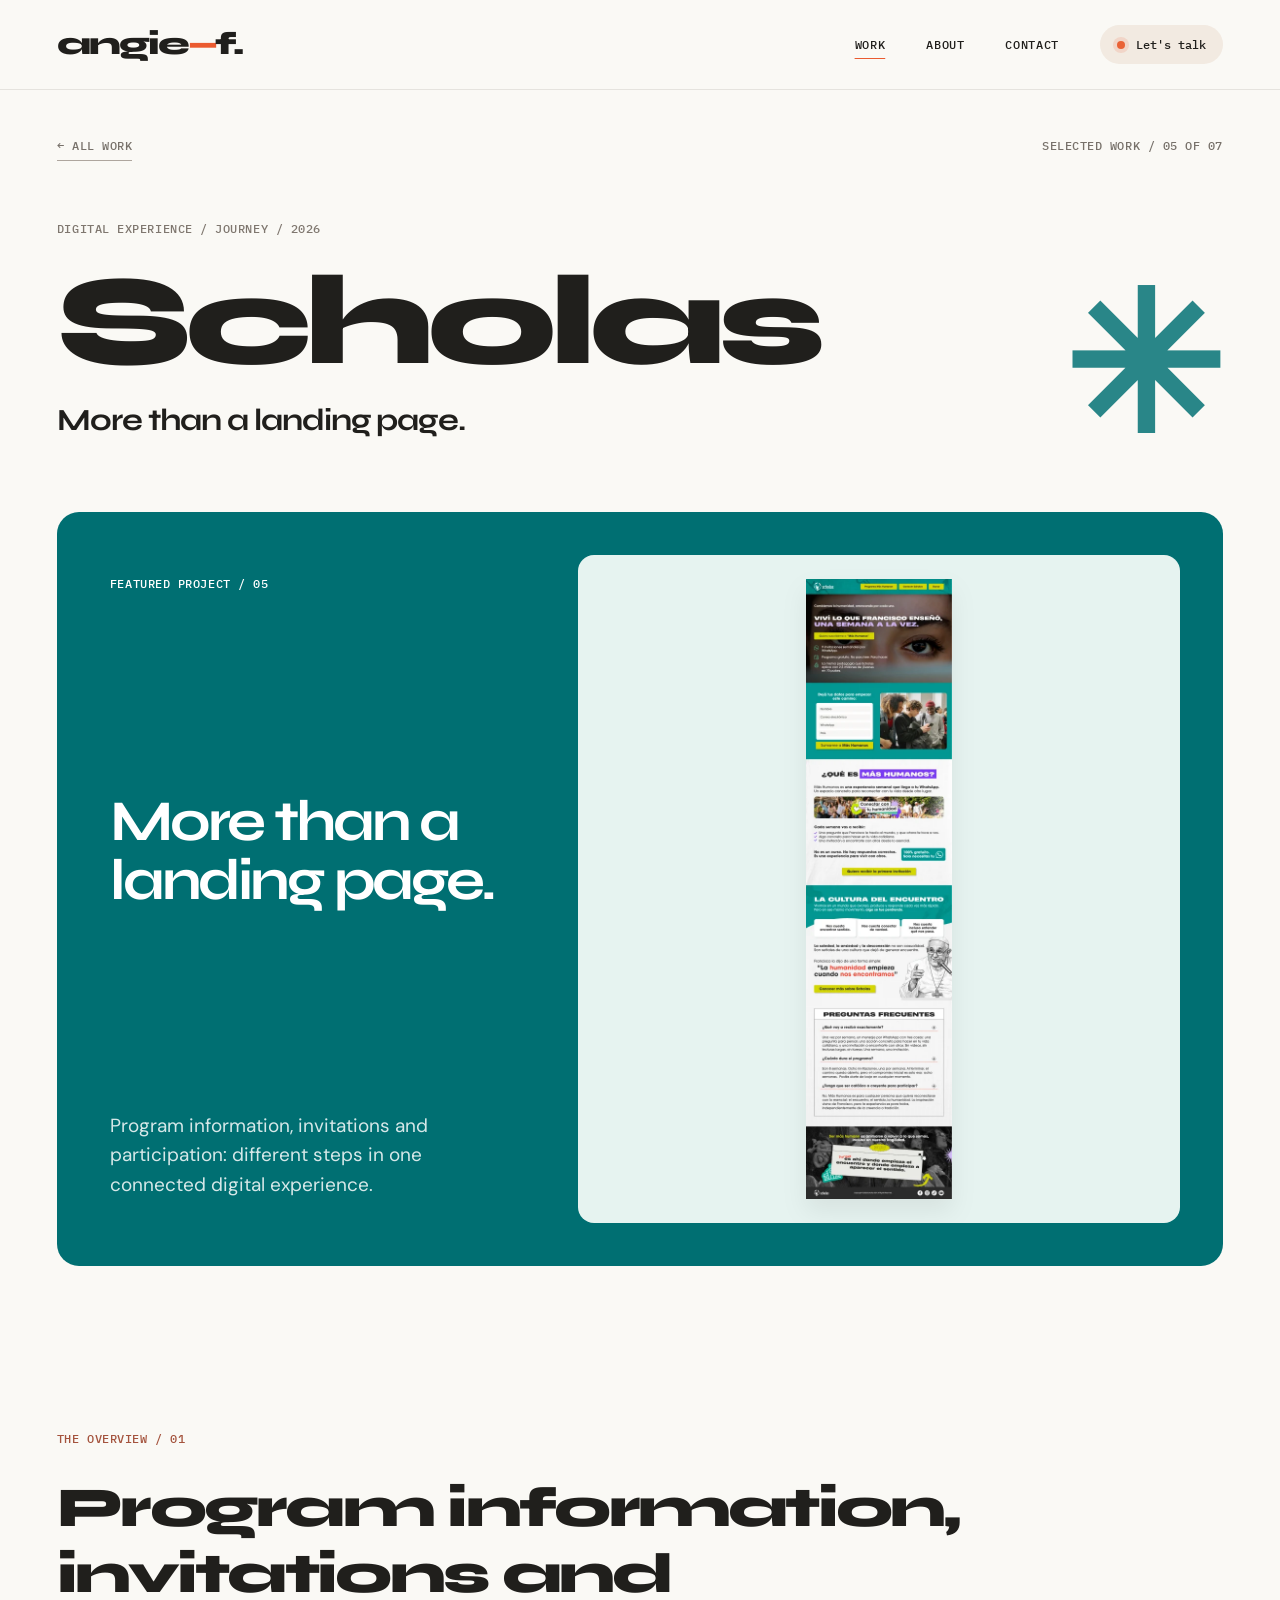
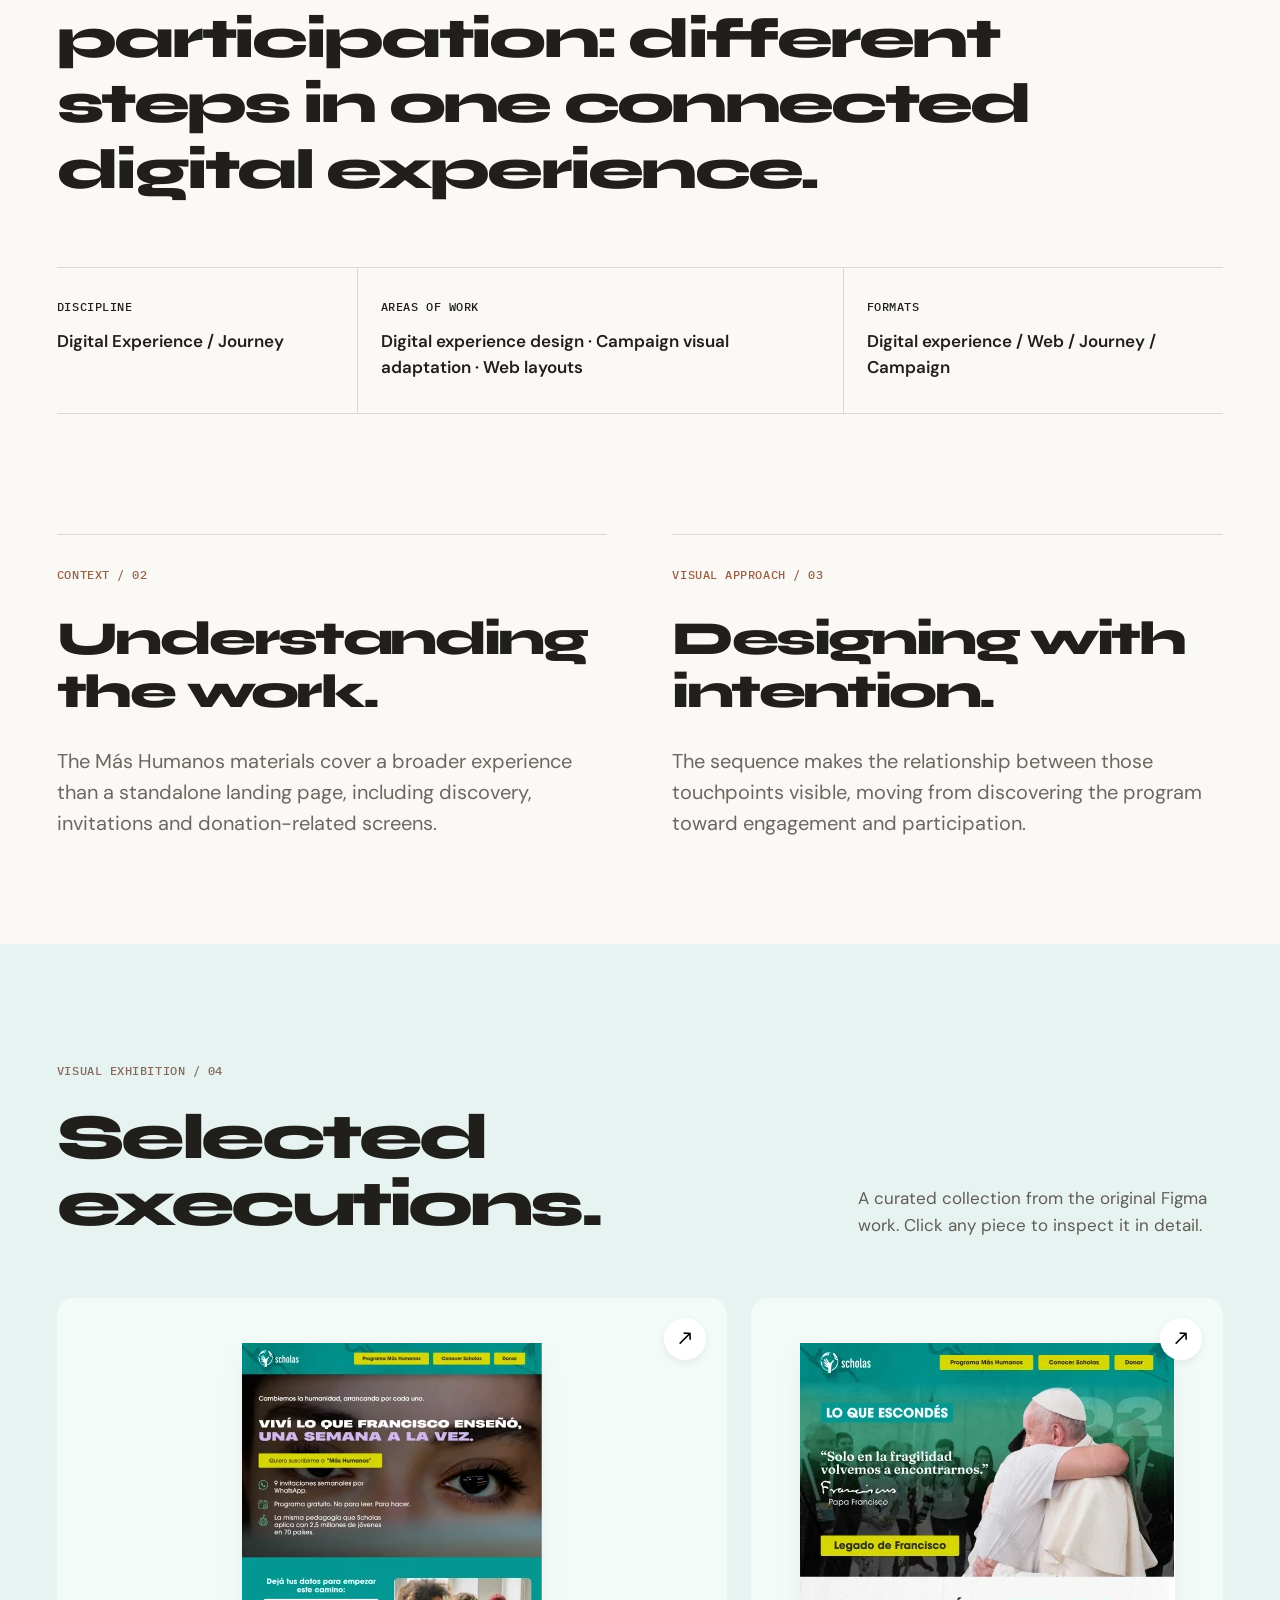
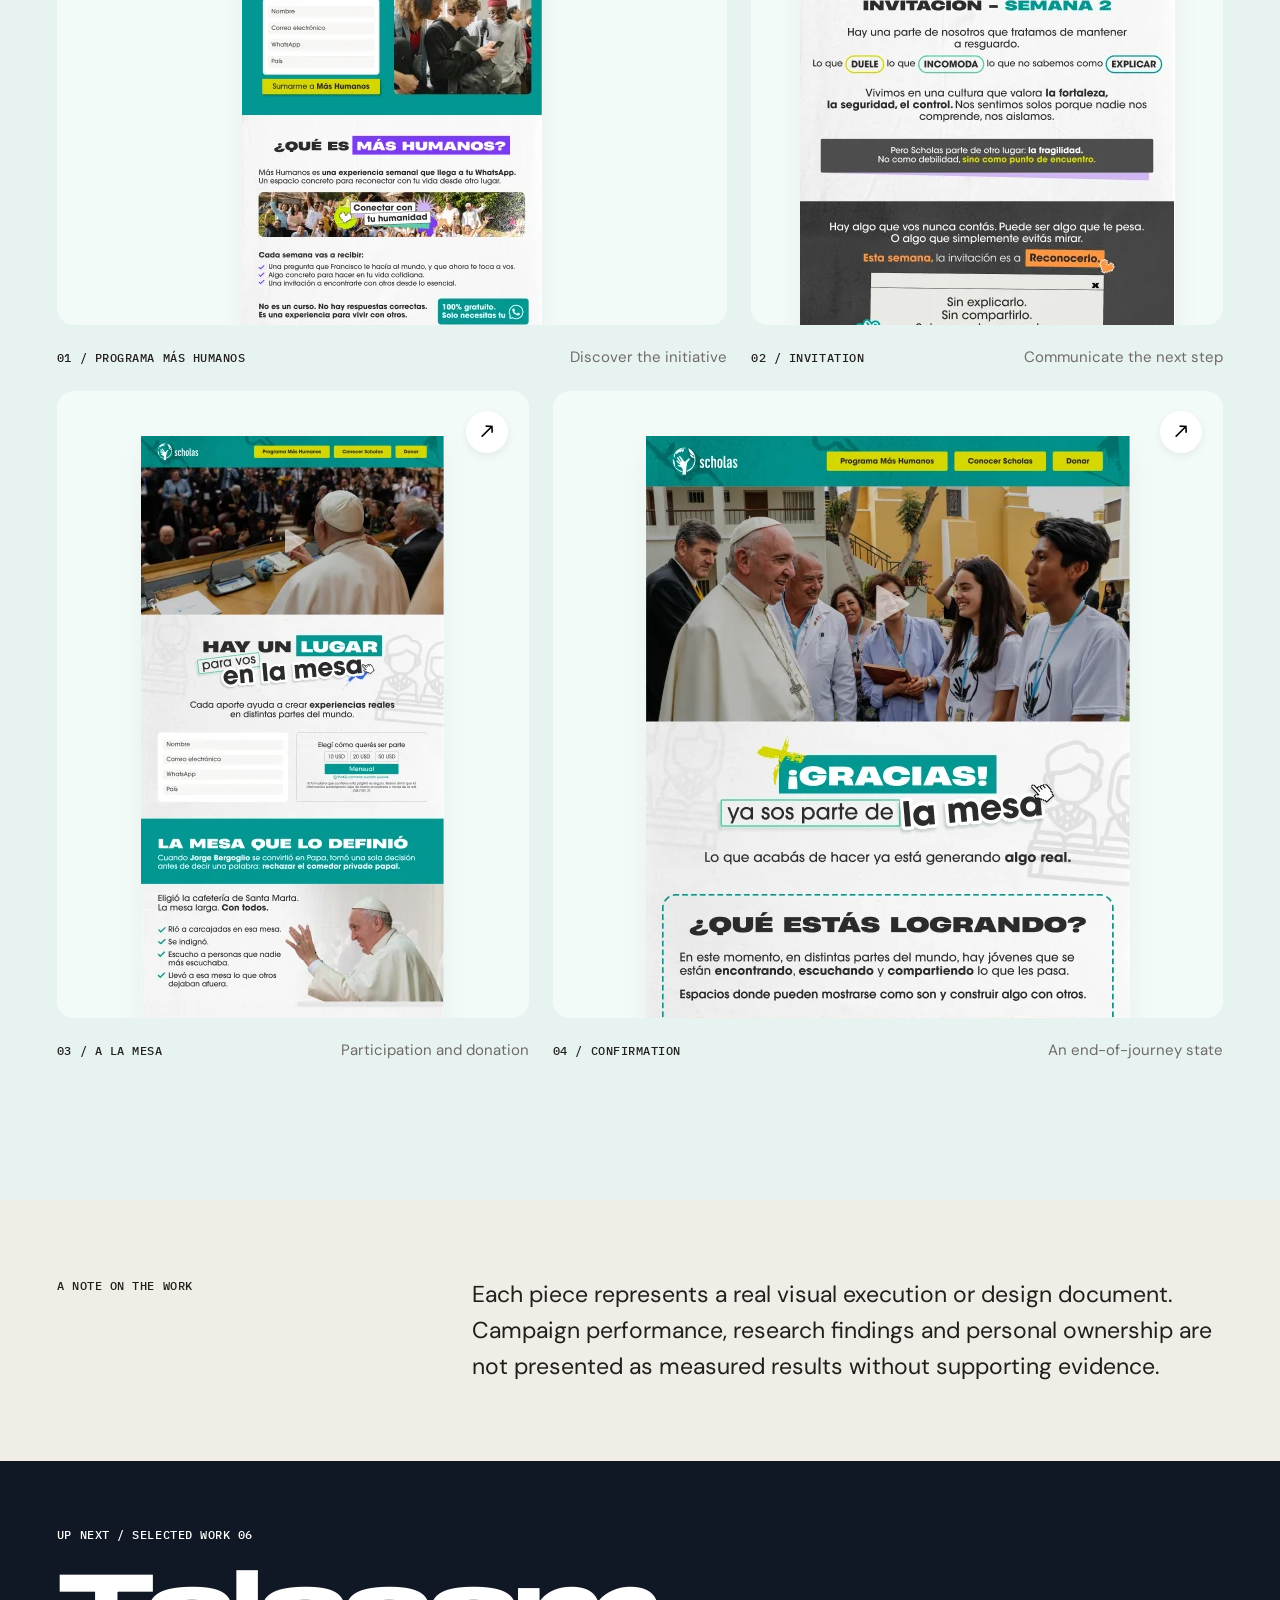
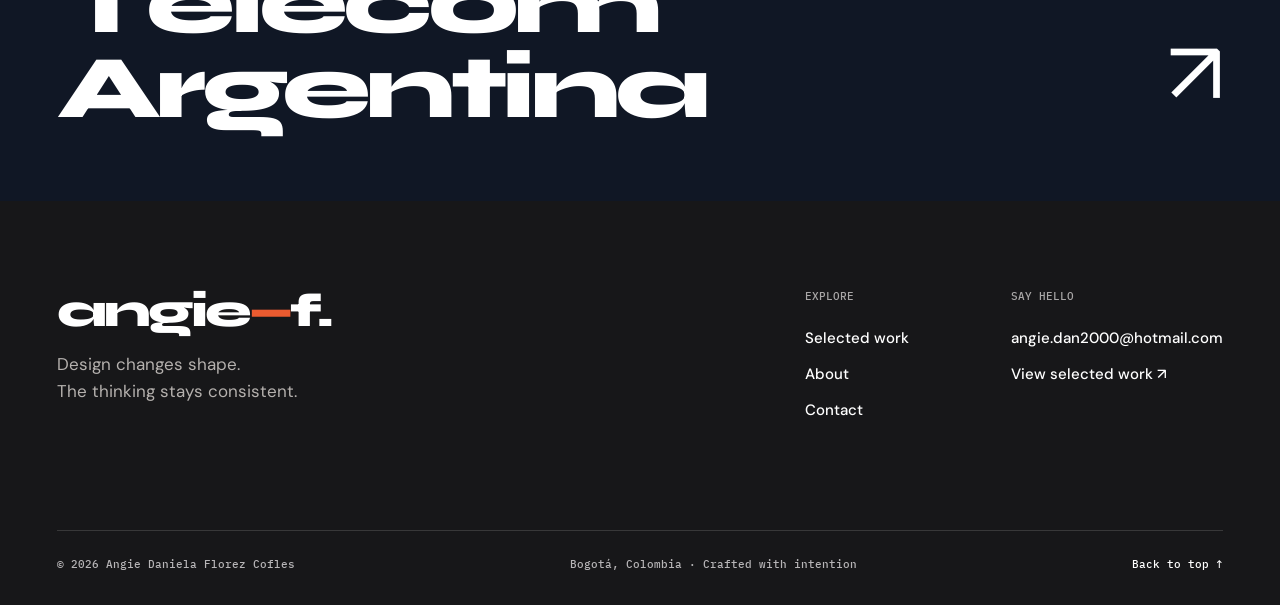
<file: scholas.html>
<!doctype html>
<html lang="en"><head><meta charset="utf-8"><meta name="viewport" content="width=device-width, initial-scale=1"><meta name="theme-color" content="#FAF9F5"><meta name="description" content="A curated portfolio of digital experiences, CRM campaigns, design systems and creative exploration by Angie Daniela Florez."><meta property="og:title" content="Scholas — Angie Daniela"><meta property="og:description" content="A curated portfolio of digital experiences, CRM campaigns, design systems and creative exploration by Angie Daniela Florez."><title>Scholas — Angie Daniela</title><link rel="icon" type="image/svg+xml" href="assets/favicon.svg"><link rel="stylesheet" href="css/styles.css"></head><body data-page="scholas"><div id="app"><a class="skip" href="#main">Skip to content</a><div class="scroll-progress" aria-hidden="true"></div><header class="site-header"><nav class="nav-wrap container" aria-label="Main navigation"><a class="wordmark" href="index.html" aria-label="Angie Daniela, Home">angie<span>—</span>f.</a><div class="nav-right"><a href="work.html" aria-current="page">Work</a><a href="about.html">About</a><a href="contact.html">Contact</a><a class="nav-availability" href="contact.html"><span class="status-dot"></span> Let's talk</a></div><button class="mobile-toggle" aria-label="Open navigation" aria-controls="mobile-nav" aria-expanded="false"><span></span><span></span></button></nav><div class="mobile-nav" id="mobile-nav" hidden=""><a href="work.html" aria-current="page">Work</a><a href="about.html">About</a><a href="contact.html">Contact</a><span class="mobile-nav-small">DIGITAL DESIGN / PORTFOLIO 2026</span></div></header><main id="main"><div class="case-page palette-sch"><section class="case-hero"><div class="container"><div class="case-breadcrumb mono"><a href="work.html">← ALL WORK</a><span>SELECTED WORK / 05 OF 07</span></div><div class="case-title"><div class="case-title-copy"><span class="mono">Digital Experience / Journey / 2026</span><h1>Scholas</h1><p>More than a landing page.</p></div><span class="case-brand-symbol" aria-hidden="true">✳</span></div><div class="case-artstage"><div class="case-art-text"><span class="mono">FEATURED PROJECT / 05</span><strong>More than a landing page.</strong><p>Program information, invitations and participation: different steps in one connected digital experience.</p></div><div class="hero-work-art hero-work-art-1 media-unavailable"><img src="assets/sch-program.webp" alt="Programa Más Humanos" class="image-unavailable" loading="eager" decoding="async" fetchpriority="high" onerror="this.classList.add('image-unavailable');this.parentElement.classList.add('media-unavailable')"></div></div></div></section><section class="case-overview container"><div class="overline mono">THE OVERVIEW / 01</div><h2>Program information, invitations and participation: different steps in one connected digital experience.</h2><div class="case-info"><div><span class="mono">DISCIPLINE</span><p>Digital Experience / Journey</p></div><div><span class="mono">AREAS OF WORK</span><p>Digital experience design · Campaign visual adaptation · Web layouts</p></div><div><span class="mono">FORMATS</span><p>Digital experience / Web / Journey / Campaign</p></div></div></section><section class="case-story container"><div class="story-text"><div><span class="mono">CONTEXT / 02</span><h2>Understanding<br>the work.</h2><p>The Más Humanos materials cover a broader experience than a standalone landing page, including discovery, invitations and donation-related screens.</p></div><div><span class="mono">VISUAL APPROACH / 03</span><h2>Designing with<br>intention.</h2><p>The sequence makes the relationship between those touchpoints visible, moving from discovering the program toward engagement and participation.</p></div></div></section><section class="case-gallery"><div class="container"><div class="gallery-heading"><div><span class="mono">VISUAL EXHIBITION / 04</span><h2>Selected executions.</h2></div><p>A curated collection from the original Figma work. Click any piece to inspect it in detail.</p></div><div class="case-media-grid "><figure class="media-card media-long"><button class="image-trigger" type="button" data-image="assets/sch-program.webp" data-alt="Programa Más Humanos" data-caption="Discover the initiative" aria-label="View Programa Más Humanos enlarged"><span class="media-frame media-unavailable"><img src="assets/sch-program.webp" alt="Programa Más Humanos" class="image-unavailable" loading="lazy" decoding="async" onerror="this.classList.add('image-unavailable');this.parentElement.classList.add('media-unavailable')"></span><span class="zoom-indicator" aria-hidden="true">↗</span></button><figcaption><span class="mono">01 / Programa Más Humanos</span><span>Discover the initiative</span></figcaption></figure><figure class="media-card media-long"><button class="image-trigger" type="button" data-image="assets/sch-invite.webp" data-alt="Invitation" data-caption="Communicate the next step" aria-label="View Invitation enlarged"><span class="media-frame media-unavailable"><img src="assets/sch-invite.webp" alt="Invitation" class="image-unavailable" loading="lazy" decoding="async" onerror="this.classList.add('image-unavailable');this.parentElement.classList.add('media-unavailable')"></span><span class="zoom-indicator" aria-hidden="true">↗</span></button><figcaption><span class="mono">02 / Invitation</span><span>Communicate the next step</span></figcaption></figure><figure class="media-card media-long"><button class="image-trigger" type="button" data-image="assets/sch-donate.webp" data-alt="A la mesa" data-caption="Participation and donation" aria-label="View A la mesa enlarged"><span class="media-frame media-unavailable"><img src="assets/sch-donate.webp" alt="A la mesa" class="image-unavailable" loading="lazy" decoding="async" onerror="this.classList.add('image-unavailable');this.parentElement.classList.add('media-unavailable')"></span><span class="zoom-indicator" aria-hidden="true">↗</span></button><figcaption><span class="mono">03 / A la mesa</span><span>Participation and donation</span></figcaption></figure><figure class="media-card media-long"><button class="image-trigger" type="button" data-image="assets/sch-thanks.webp" data-alt="Confirmation" data-caption="An end-of-journey state" aria-label="View Confirmation enlarged"><span class="media-frame media-unavailable"><img src="assets/sch-thanks.webp" alt="Confirmation" class="image-unavailable" loading="lazy" decoding="async" onerror="this.classList.add('image-unavailable');this.parentElement.classList.add('media-unavailable')"></span><span class="zoom-indicator" aria-hidden="true">↗</span></button><figcaption><span class="mono">04 / Confirmation</span><span>An end-of-journey state</span></figcaption></figure></div></div></section><section class="case-reflection"><div class="container"><span class="mono">A NOTE ON THE WORK</span><p>Each piece represents a real visual execution or design document. Campaign performance, research findings and personal ownership are not presented as measured results without supporting evidence.</p></div></section><a href="telecom-argentina.html" class="next-case palette-tele"><div class="container"><span class="mono">UP NEXT / SELECTED WORK 06</span><strong>Telecom Argentina</strong><span class="next-arrow">↗</span></div></a></div></main><footer class="site-footer"><div class="container footer-top"><div><a class="wordmark" href="index.html">angie<span>—</span>f.</a><p>Design changes shape.<br>The thinking stays consistent.</p></div><div class="footer-links"><div><span>Explore</span><a href="work.html">Selected work</a><a href="about.html">About</a><a href="contact.html">Contact</a></div><div><span>Say hello</span><a href="mailto:angie.dan2000@hotmail.com">angie.dan2000@hotmail.com</a><a href="work.html">View selected work ↗</a></div></div></div><div class="container footer-bottom"><span>© 2026 Angie Daniela Florez Cofles</span><span>Bogotá, Colombia · Crafted with intention</span><a href="#main">Back to top ↑</a></div></footer><dialog class="lightbox" id="lightbox" aria-label="Artwork preview"><button class="lightbox-close" aria-label="Close preview">×</button><div class="lightbox-inner"><img alt=""><p></p></div><div class="lightbox-controls"><button data-move="-1" aria-label="Previous image">←</button><span class="lightbox-count"></span><button data-move="1" aria-label="Next image">→</button></div></dialog></div><script src="js/data.js"></script><script src="js/app.js"></script></body></html>
</file>
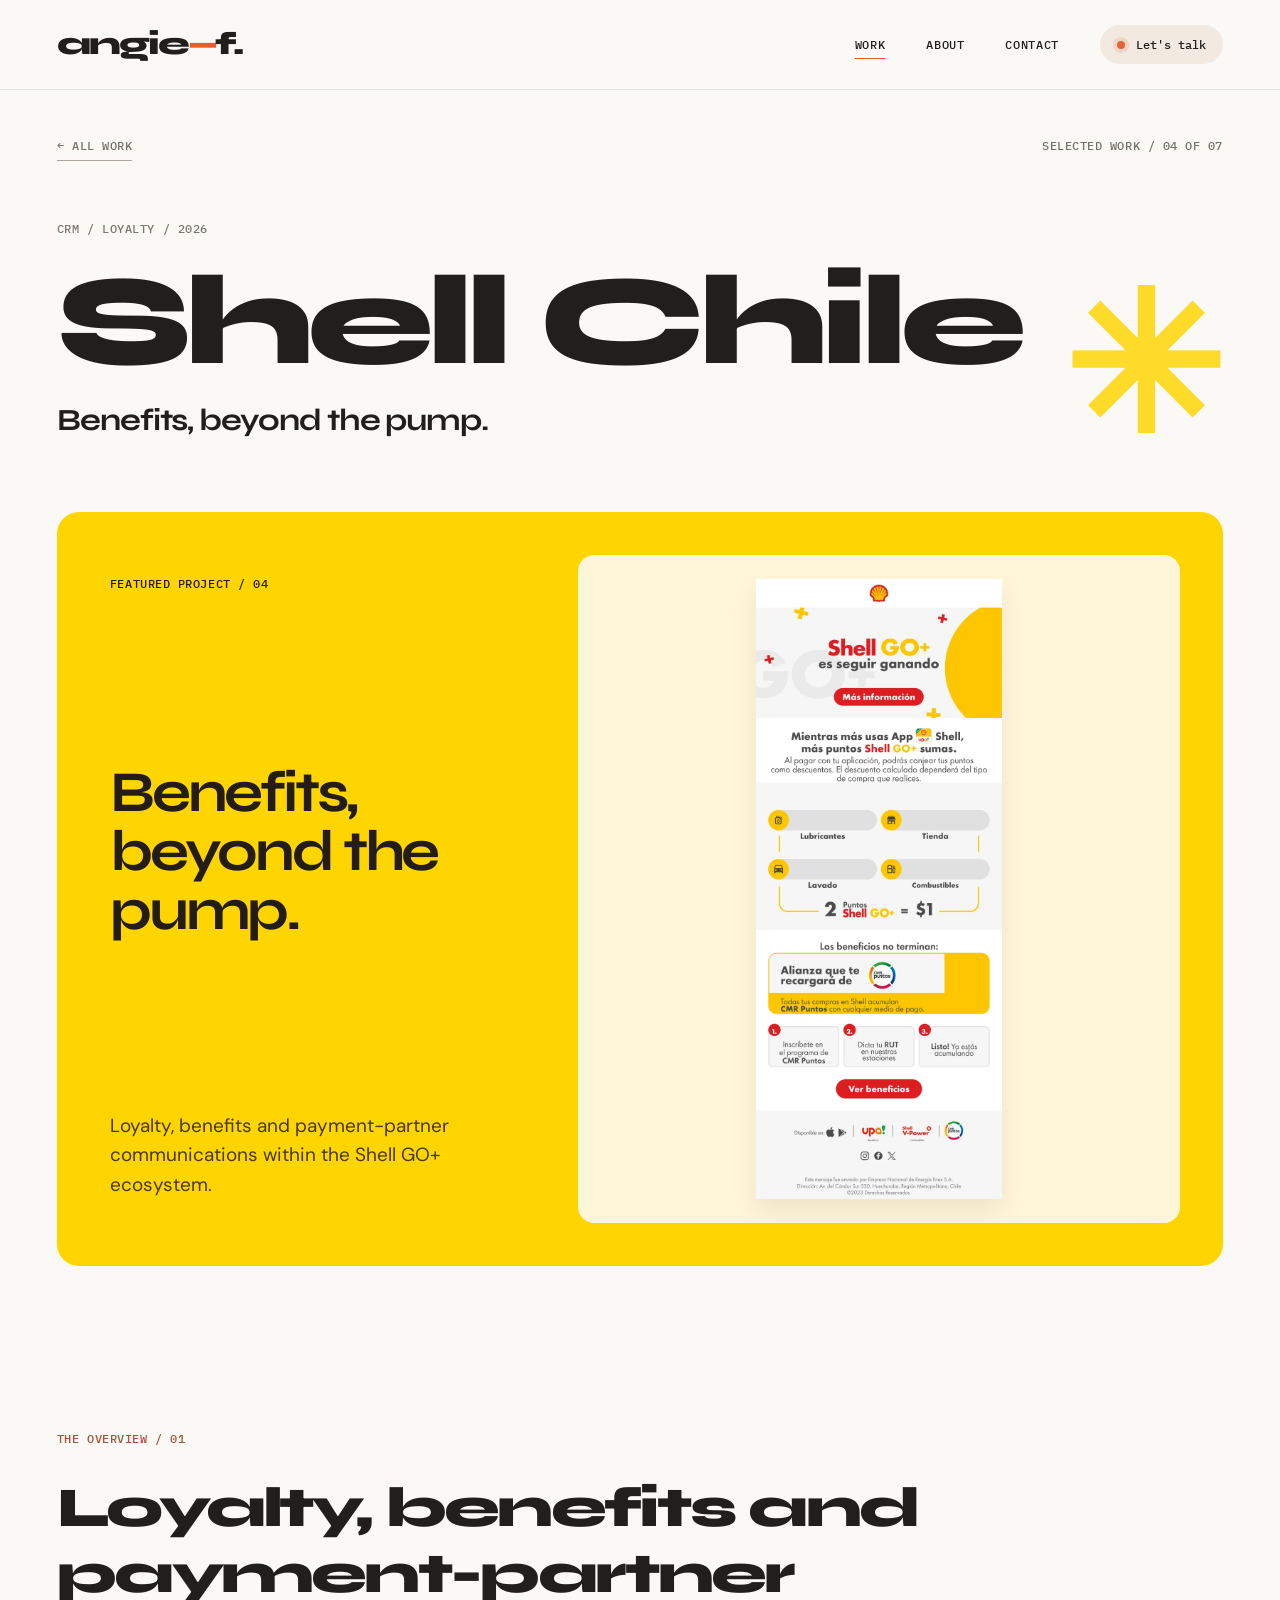
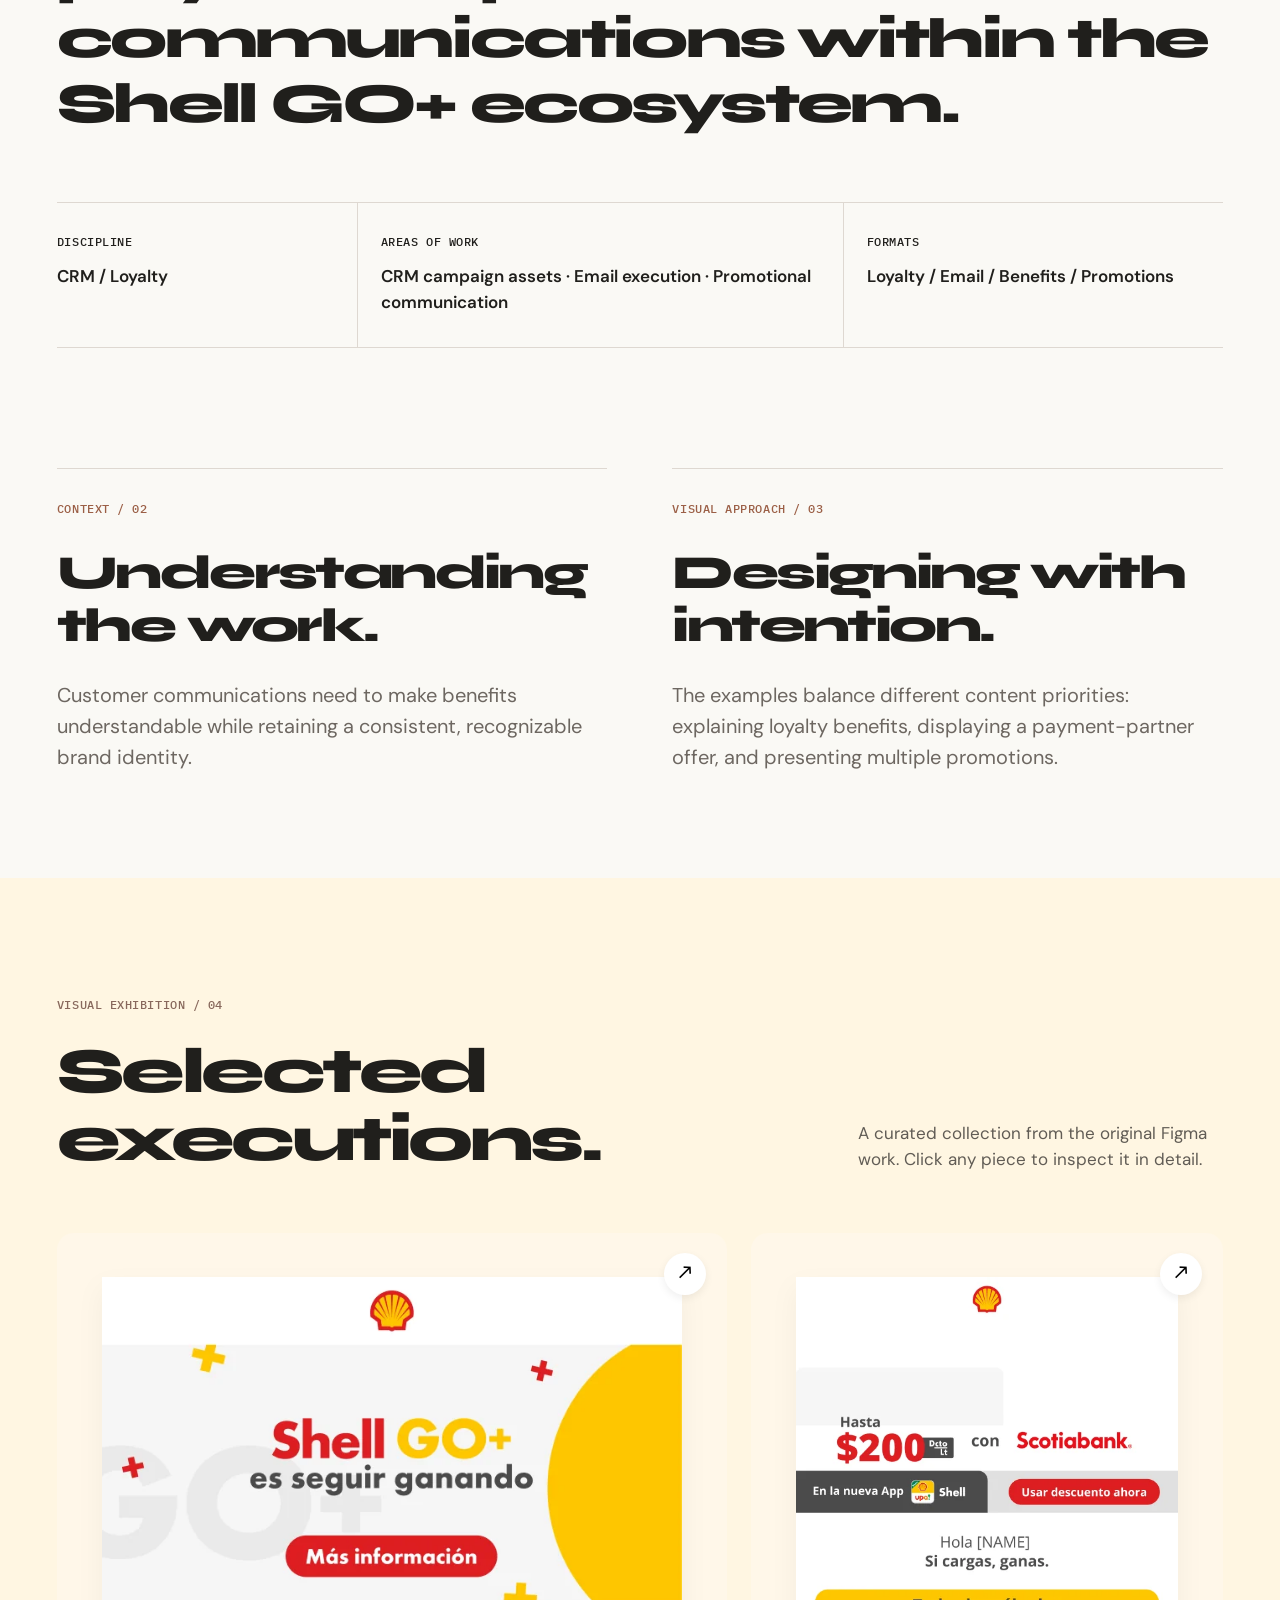
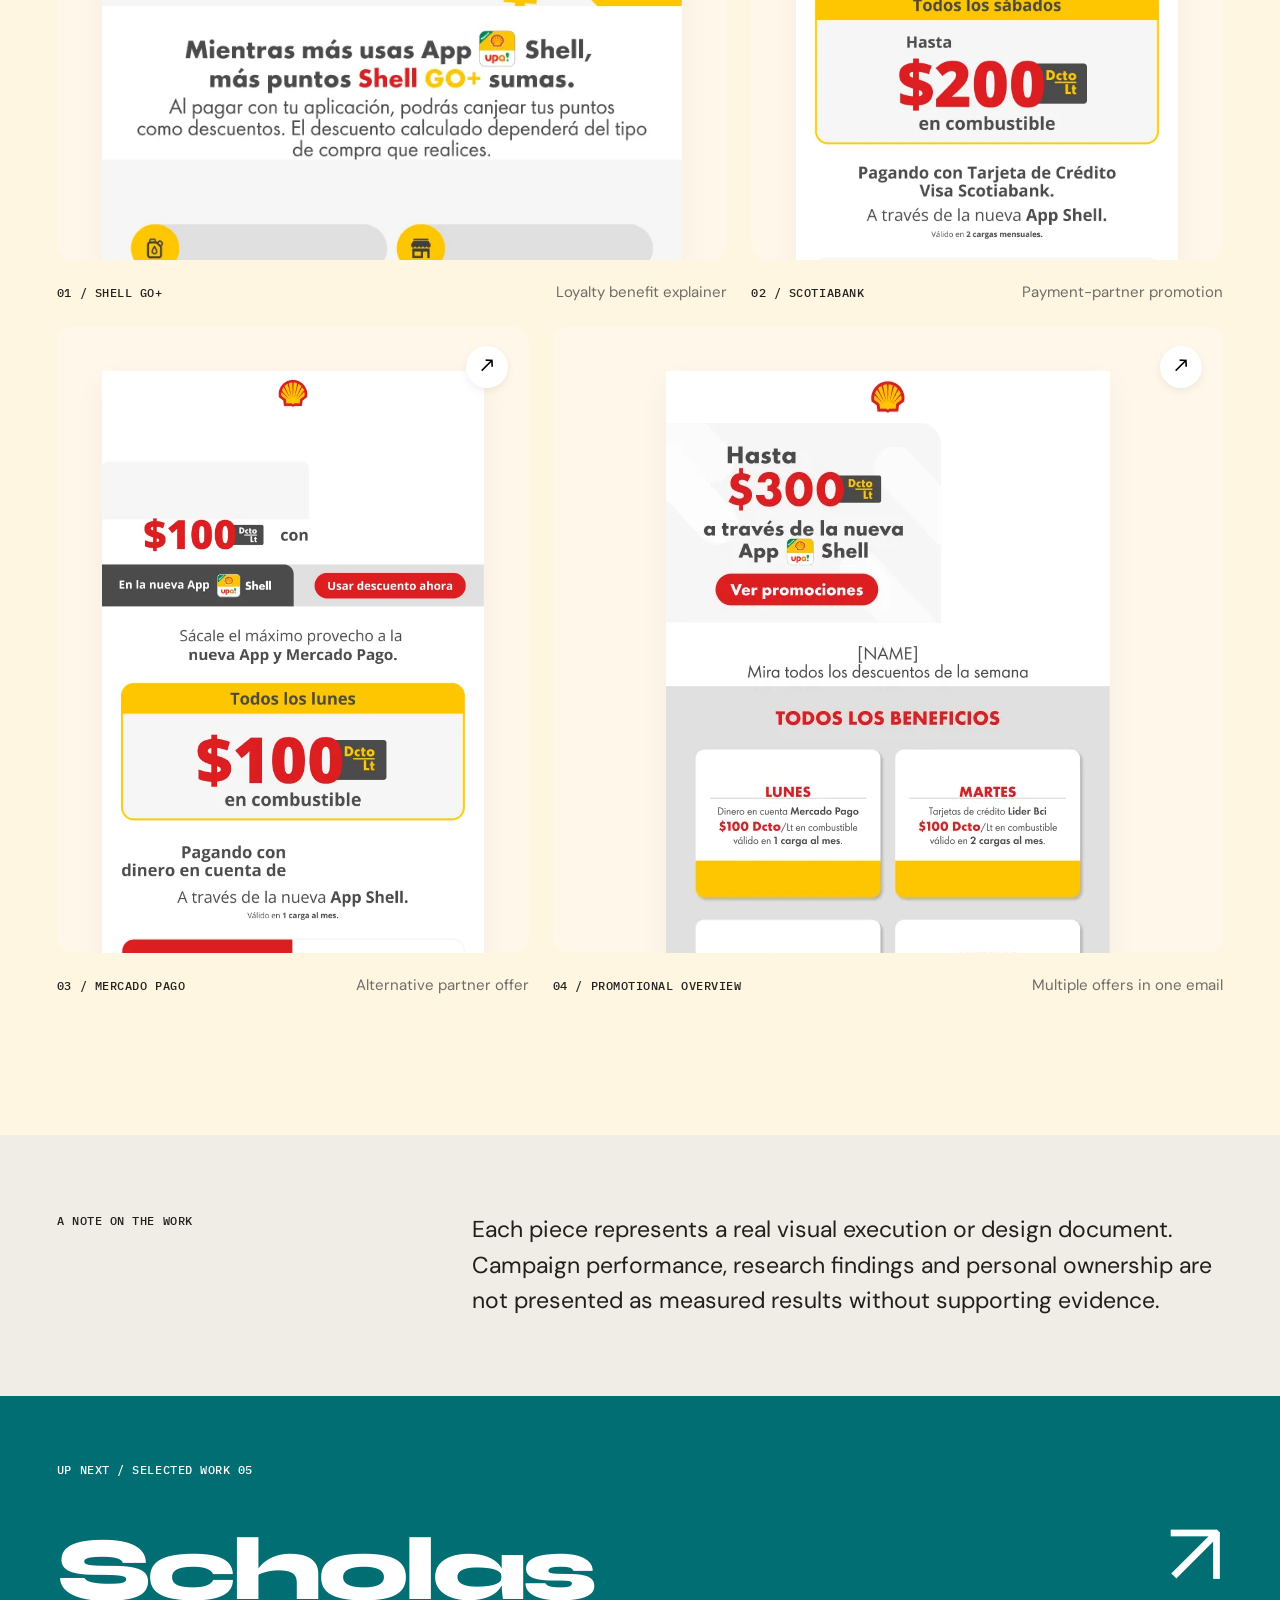
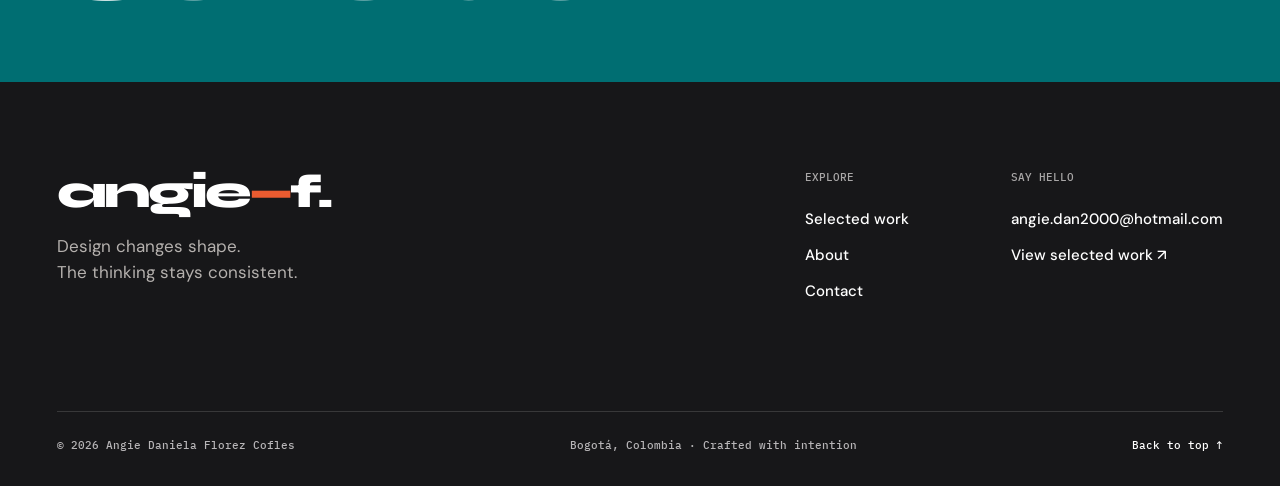
<file: shell-chile.html>
<!doctype html>
<html lang="en"><head><meta charset="utf-8"><meta name="viewport" content="width=device-width, initial-scale=1"><meta name="theme-color" content="#FAF9F5"><meta name="description" content="A curated portfolio of digital experiences, CRM campaigns, design systems and creative exploration by Angie Daniela Florez."><meta property="og:title" content="Shell Chile — Angie Daniela"><meta property="og:description" content="A curated portfolio of digital experiences, CRM campaigns, design systems and creative exploration by Angie Daniela Florez."><title>Shell Chile — Angie Daniela</title><link rel="icon" type="image/svg+xml" href="assets/favicon.svg"><link rel="stylesheet" href="css/styles.css"></head><body data-page="shell-chile"><div id="app"><a class="skip" href="#main">Skip to content</a><div class="scroll-progress" aria-hidden="true"></div><header class="site-header"><nav class="nav-wrap container" aria-label="Main navigation"><a class="wordmark" href="index.html" aria-label="Angie Daniela, Home">angie<span>—</span>f.</a><div class="nav-right"><a href="work.html" aria-current="page">Work</a><a href="about.html">About</a><a href="contact.html">Contact</a><a class="nav-availability" href="contact.html"><span class="status-dot"></span> Let's talk</a></div><button class="mobile-toggle" aria-label="Open navigation" aria-controls="mobile-nav" aria-expanded="false"><span></span><span></span></button></nav><div class="mobile-nav" id="mobile-nav" hidden=""><a href="work.html" aria-current="page">Work</a><a href="about.html">About</a><a href="contact.html">Contact</a><span class="mobile-nav-small">DIGITAL DESIGN / PORTFOLIO 2026</span></div></header><main id="main"><div class="case-page palette-shell"><section class="case-hero"><div class="container"><div class="case-breadcrumb mono"><a href="work.html">← ALL WORK</a><span>SELECTED WORK / 04 OF 07</span></div><div class="case-title"><div class="case-title-copy"><span class="mono">CRM / Loyalty / 2026</span><h1>Shell Chile</h1><p>Benefits, beyond the pump.</p></div><span class="case-brand-symbol" aria-hidden="true">✳</span></div><div class="case-artstage"><div class="case-art-text"><span class="mono">FEATURED PROJECT / 04</span><strong>Benefits, beyond the pump.</strong><p>Loyalty, benefits and payment-partner communications within the Shell GO+ ecosystem.</p></div><div class="hero-work-art hero-work-art-1 media-unavailable"><img src="assets/shell-loyalty.webp" alt="Shell GO+" class="image-unavailable" loading="eager" decoding="async" fetchpriority="high" onerror="this.classList.add('image-unavailable');this.parentElement.classList.add('media-unavailable')"></div></div></div></section><section class="case-overview container"><div class="overline mono">THE OVERVIEW / 01</div><h2>Loyalty, benefits and payment-partner communications within the Shell GO+ ecosystem.</h2><div class="case-info"><div><span class="mono">DISCIPLINE</span><p>CRM / Loyalty</p></div><div><span class="mono">AREAS OF WORK</span><p>CRM campaign assets · Email execution · Promotional communication</p></div><div><span class="mono">FORMATS</span><p>Loyalty / Email / Benefits / Promotions</p></div></div></section><section class="case-story container"><div class="story-text"><div><span class="mono">CONTEXT / 02</span><h2>Understanding<br>the work.</h2><p>Customer communications need to make benefits understandable while retaining a consistent, recognizable brand identity.</p></div><div><span class="mono">VISUAL APPROACH / 03</span><h2>Designing with<br>intention.</h2><p>The examples balance different content priorities: explaining loyalty benefits, displaying a payment-partner offer, and presenting multiple promotions.</p></div></div></section><section class="case-gallery"><div class="container"><div class="gallery-heading"><div><span class="mono">VISUAL EXHIBITION / 04</span><h2>Selected executions.</h2></div><p>A curated collection from the original Figma work. Click any piece to inspect it in detail.</p></div><div class="case-media-grid "><figure class="media-card media-long"><button class="image-trigger" type="button" data-image="assets/shell-loyalty.webp" data-alt="Shell GO+" data-caption="Loyalty benefit explainer" aria-label="View Shell GO+ enlarged"><span class="media-frame media-unavailable"><img src="assets/shell-loyalty.webp" alt="Shell GO+" class="image-unavailable" loading="lazy" decoding="async" onerror="this.classList.add('image-unavailable');this.parentElement.classList.add('media-unavailable')"></span><span class="zoom-indicator" aria-hidden="true">↗</span></button><figcaption><span class="mono">01 / Shell GO+</span><span>Loyalty benefit explainer</span></figcaption></figure><figure class="media-card media-long"><button class="image-trigger" type="button" data-image="assets/shell-scotia.webp" data-alt="Scotiabank" data-caption="Payment-partner promotion" aria-label="View Scotiabank enlarged"><span class="media-frame media-unavailable"><img src="assets/shell-scotia.webp" alt="Scotiabank" class="image-unavailable" loading="lazy" decoding="async" onerror="this.classList.add('image-unavailable');this.parentElement.classList.add('media-unavailable')"></span><span class="zoom-indicator" aria-hidden="true">↗</span></button><figcaption><span class="mono">02 / Scotiabank</span><span>Payment-partner promotion</span></figcaption></figure><figure class="media-card media-long"><button class="image-trigger" type="button" data-image="assets/shell-mercado.webp" data-alt="Mercado Pago" data-caption="Alternative partner offer" aria-label="View Mercado Pago enlarged"><span class="media-frame media-unavailable"><img src="assets/shell-mercado.webp" alt="Mercado Pago" class="image-unavailable" loading="lazy" decoding="async" onerror="this.classList.add('image-unavailable');this.parentElement.classList.add('media-unavailable')"></span><span class="zoom-indicator" aria-hidden="true">↗</span></button><figcaption><span class="mono">03 / Mercado Pago</span><span>Alternative partner offer</span></figcaption></figure><figure class="media-card media-long"><button class="image-trigger" type="button" data-image="assets/shell-promos.webp" data-alt="Promotional overview" data-caption="Multiple offers in one email" aria-label="View Promotional overview enlarged"><span class="media-frame media-unavailable"><img src="assets/shell-promos.webp" alt="Promotional overview" class="image-unavailable" loading="lazy" decoding="async" onerror="this.classList.add('image-unavailable');this.parentElement.classList.add('media-unavailable')"></span><span class="zoom-indicator" aria-hidden="true">↗</span></button><figcaption><span class="mono">04 / Promotional overview</span><span>Multiple offers in one email</span></figcaption></figure></div></div></section><section class="case-reflection"><div class="container"><span class="mono">A NOTE ON THE WORK</span><p>Each piece represents a real visual execution or design document. Campaign performance, research findings and personal ownership are not presented as measured results without supporting evidence.</p></div></section><a href="scholas.html" class="next-case palette-sch"><div class="container"><span class="mono">UP NEXT / SELECTED WORK 05</span><strong>Scholas</strong><span class="next-arrow">↗</span></div></a></div></main><footer class="site-footer"><div class="container footer-top"><div><a class="wordmark" href="index.html">angie<span>—</span>f.</a><p>Design changes shape.<br>The thinking stays consistent.</p></div><div class="footer-links"><div><span>Explore</span><a href="work.html">Selected work</a><a href="about.html">About</a><a href="contact.html">Contact</a></div><div><span>Say hello</span><a href="mailto:angie.dan2000@hotmail.com">angie.dan2000@hotmail.com</a><a href="work.html">View selected work ↗</a></div></div></div><div class="container footer-bottom"><span>© 2026 Angie Daniela Florez Cofles</span><span>Bogotá, Colombia · Crafted with intention</span><a href="#main">Back to top ↑</a></div></footer><dialog class="lightbox" id="lightbox" aria-label="Artwork preview"><button class="lightbox-close" aria-label="Close preview">×</button><div class="lightbox-inner"><img alt=""><p></p></div><div class="lightbox-controls"><button data-move="-1" aria-label="Previous image">←</button><span class="lightbox-count"></span><button data-move="1" aria-label="Next image">→</button></div></dialog></div><script src="js/data.js"></script><script src="js/app.js"></script></body></html>
</file>
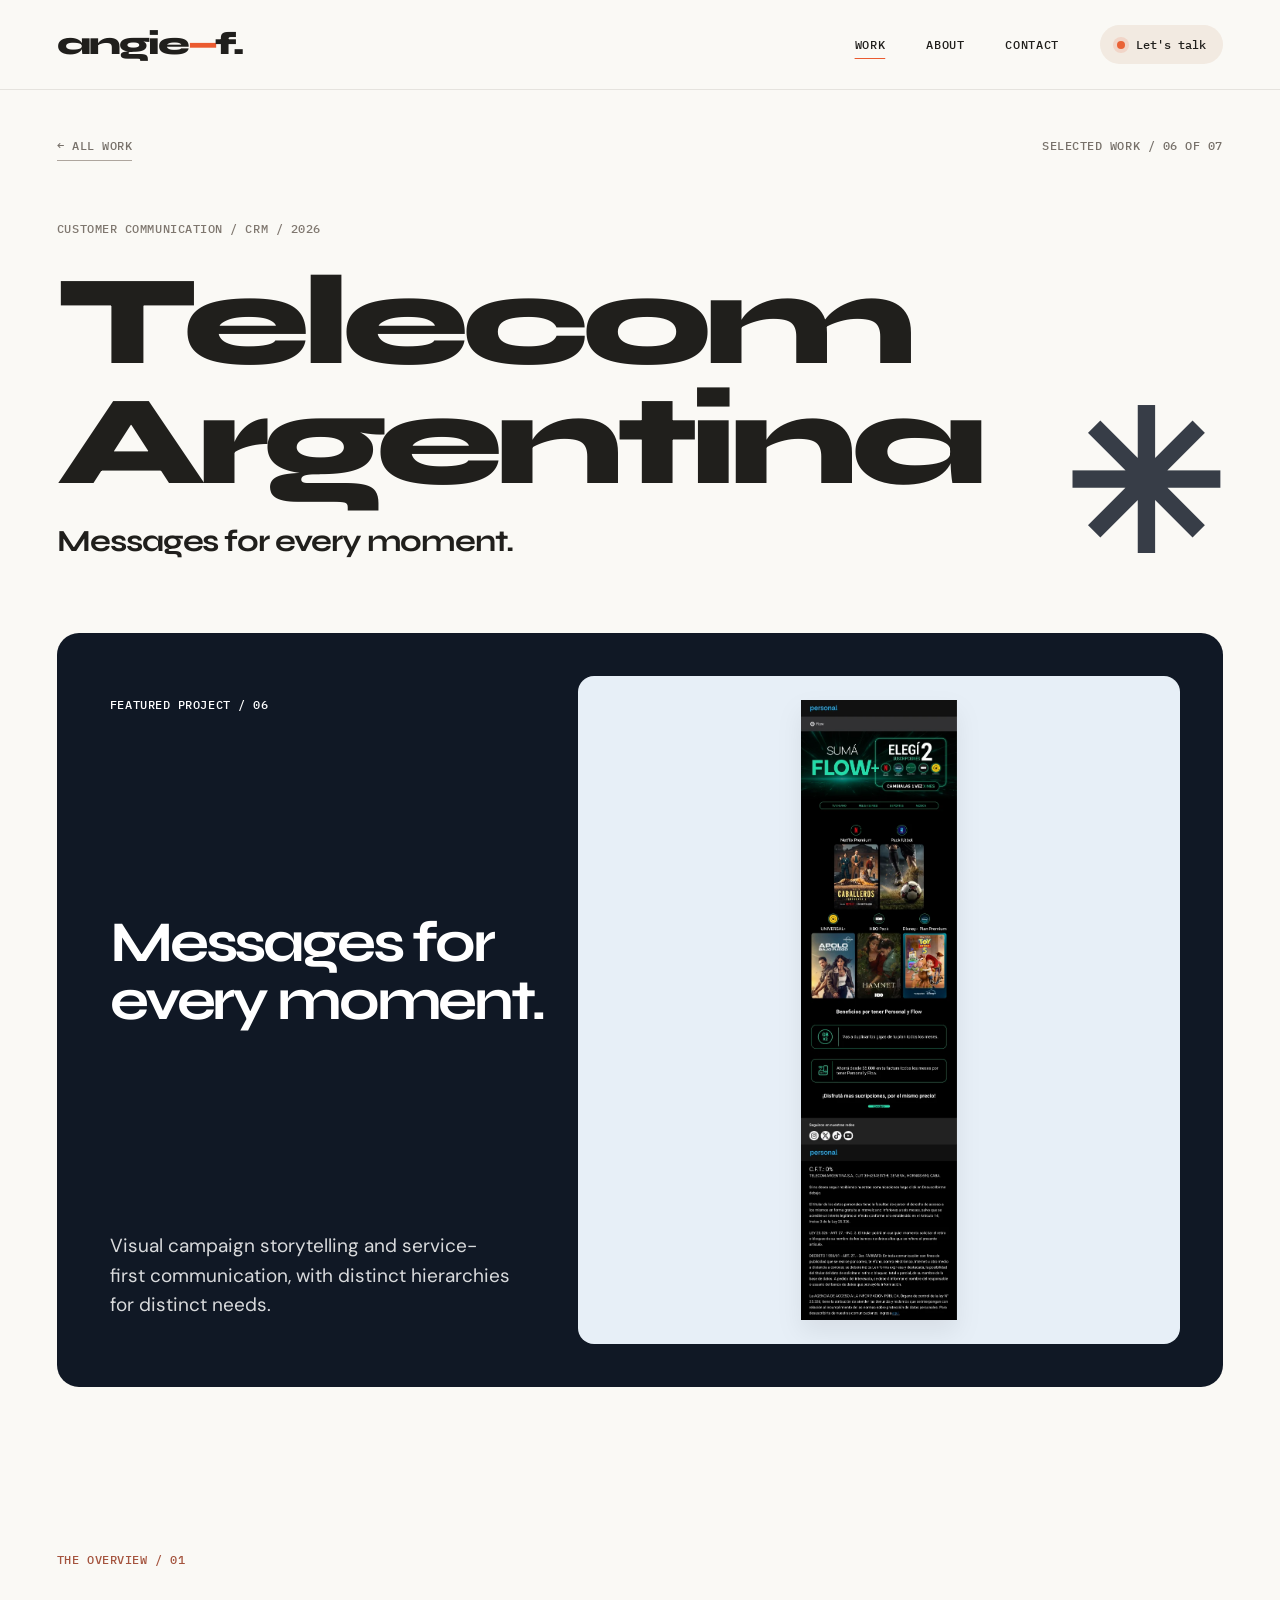
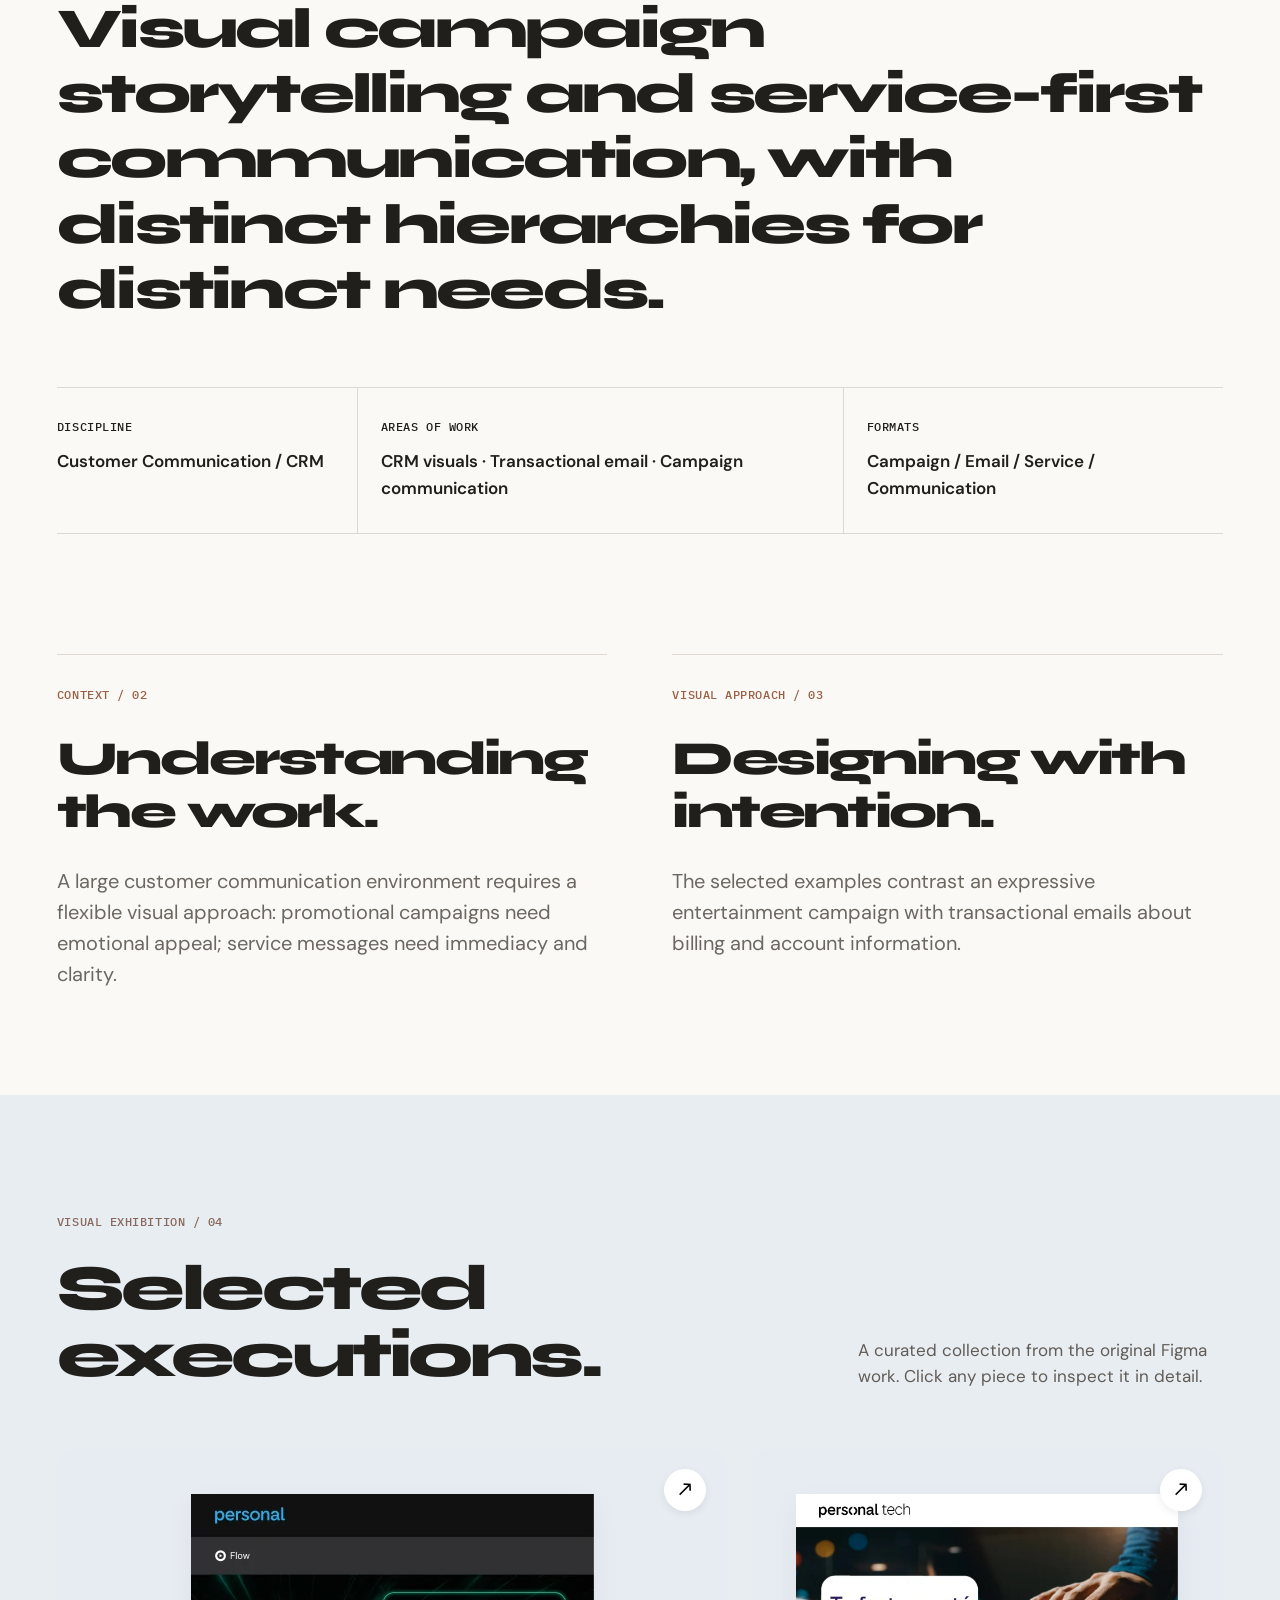
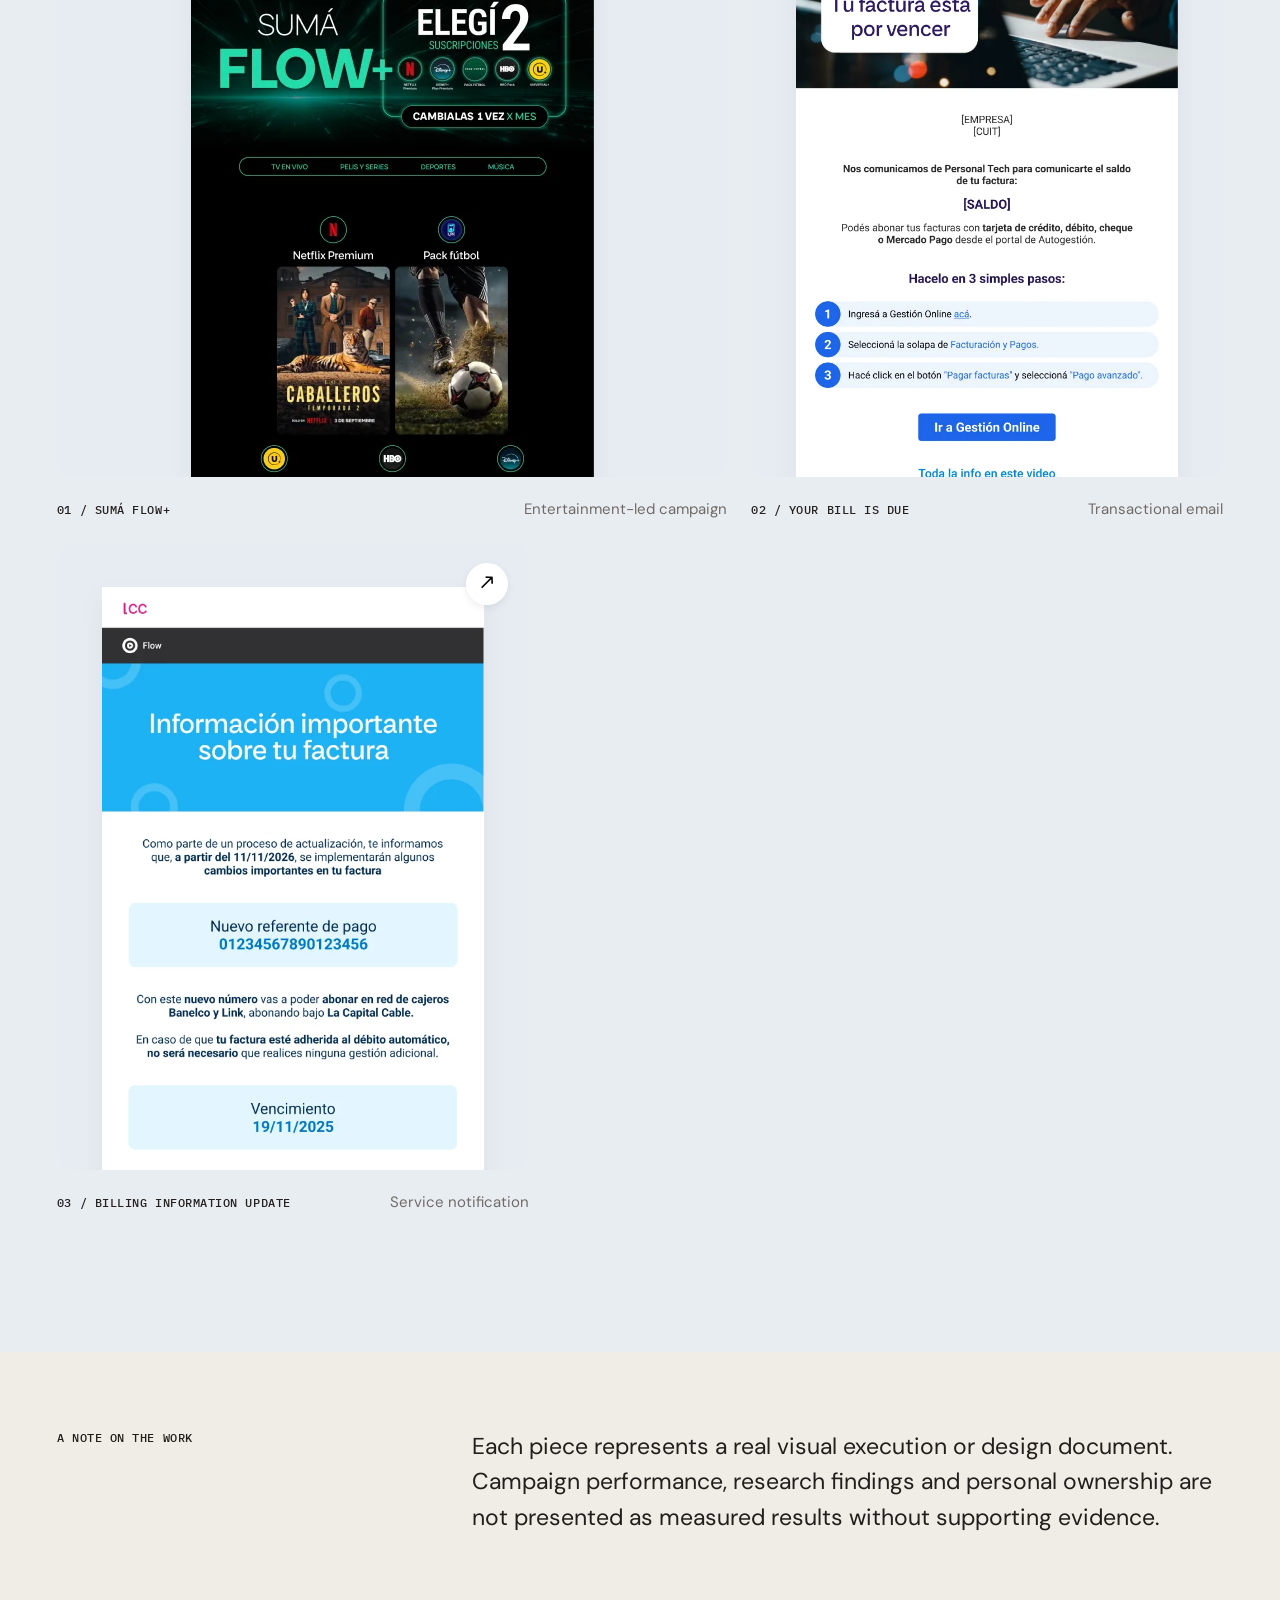
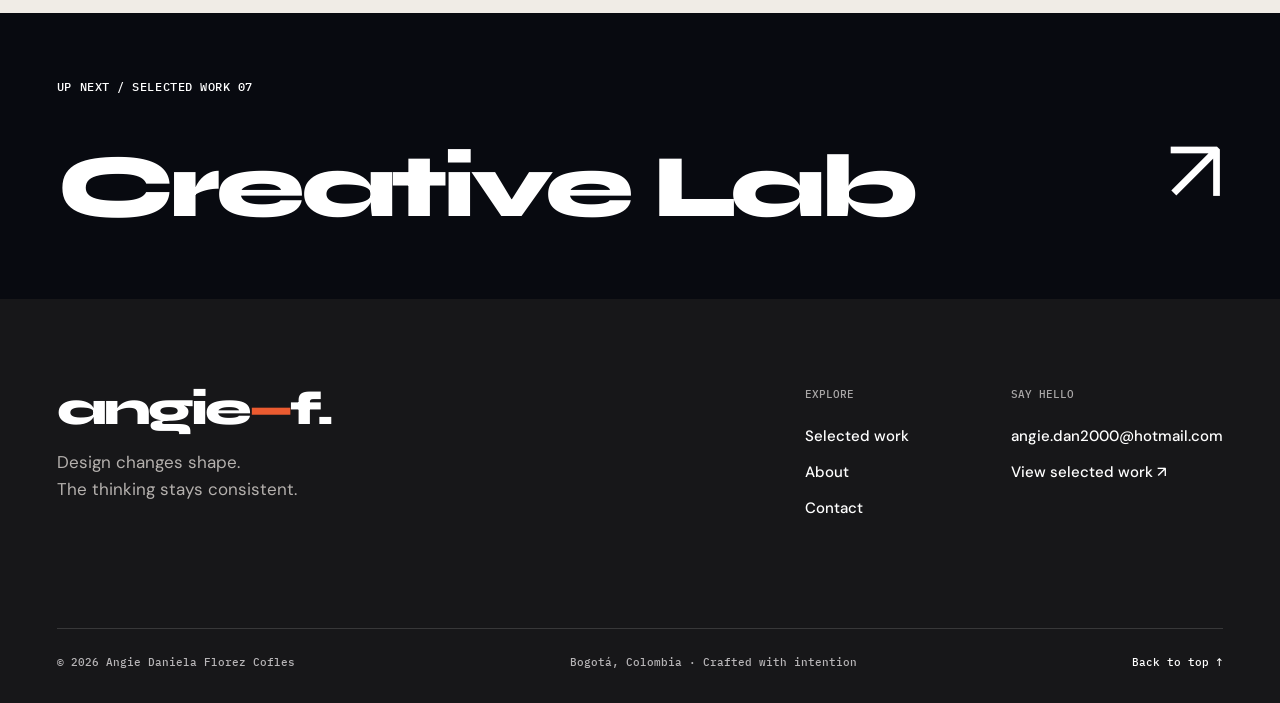
<file: telecom-argentina.html>
<!doctype html>
<html lang="en"><head><meta charset="utf-8"><meta name="viewport" content="width=device-width, initial-scale=1"><meta name="theme-color" content="#FAF9F5"><meta name="description" content="A curated portfolio of digital experiences, CRM campaigns, design systems and creative exploration by Angie Daniela Florez."><meta property="og:title" content="Telecom Argentina — Angie Daniela"><meta property="og:description" content="A curated portfolio of digital experiences, CRM campaigns, design systems and creative exploration by Angie Daniela Florez."><title>Telecom Argentina — Angie Daniela</title><link rel="icon" type="image/svg+xml" href="assets/favicon.svg"><link rel="stylesheet" href="css/styles.css"></head><body data-page="telecom-argentina"><div id="app"><a class="skip" href="#main">Skip to content</a><div class="scroll-progress" aria-hidden="true"></div><header class="site-header"><nav class="nav-wrap container" aria-label="Main navigation"><a class="wordmark" href="index.html" aria-label="Angie Daniela, Home">angie<span>—</span>f.</a><div class="nav-right"><a href="work.html" aria-current="page">Work</a><a href="about.html">About</a><a href="contact.html">Contact</a><a class="nav-availability" href="contact.html"><span class="status-dot"></span> Let's talk</a></div><button class="mobile-toggle" aria-label="Open navigation" aria-controls="mobile-nav" aria-expanded="false"><span></span><span></span></button></nav><div class="mobile-nav" id="mobile-nav" hidden=""><a href="work.html" aria-current="page">Work</a><a href="about.html">About</a><a href="contact.html">Contact</a><span class="mobile-nav-small">DIGITAL DESIGN / PORTFOLIO 2026</span></div></header><main id="main"><div class="case-page palette-tele"><section class="case-hero"><div class="container"><div class="case-breadcrumb mono"><a href="work.html">← ALL WORK</a><span>SELECTED WORK / 06 OF 07</span></div><div class="case-title"><div class="case-title-copy"><span class="mono">Customer Communication / CRM / 2026</span><h1>Telecom Argentina</h1><p>Messages for every moment.</p></div><span class="case-brand-symbol" aria-hidden="true">✳</span></div><div class="case-artstage"><div class="case-art-text"><span class="mono">FEATURED PROJECT / 06</span><strong>Messages for every moment.</strong><p>Visual campaign storytelling and service-first communication, with distinct hierarchies for distinct needs.</p></div><div class="hero-work-art hero-work-art-1 media-unavailable"><img src="assets/tele-entertainment.webp" alt="Sumá Flow+" class="image-unavailable" loading="eager" decoding="async" fetchpriority="high" onerror="this.classList.add('image-unavailable');this.parentElement.classList.add('media-unavailable')"></div></div></div></section><section class="case-overview container"><div class="overline mono">THE OVERVIEW / 01</div><h2>Visual campaign storytelling and service-first communication, with distinct hierarchies for distinct needs.</h2><div class="case-info"><div><span class="mono">DISCIPLINE</span><p>Customer Communication / CRM</p></div><div><span class="mono">AREAS OF WORK</span><p>CRM visuals · Transactional email · Campaign communication</p></div><div><span class="mono">FORMATS</span><p>Campaign / Email / Service / Communication</p></div></div></section><section class="case-story container"><div class="story-text"><div><span class="mono">CONTEXT / 02</span><h2>Understanding<br>the work.</h2><p>A large customer communication environment requires a flexible visual approach: promotional campaigns need emotional appeal; service messages need immediacy and clarity.</p></div><div><span class="mono">VISUAL APPROACH / 03</span><h2>Designing with<br>intention.</h2><p>The selected examples contrast an expressive entertainment campaign with transactional emails about billing and account information.</p></div></div></section><section class="case-gallery"><div class="container"><div class="gallery-heading"><div><span class="mono">VISUAL EXHIBITION / 04</span><h2>Selected executions.</h2></div><p>A curated collection from the original Figma work. Click any piece to inspect it in detail.</p></div><div class="case-media-grid "><figure class="media-card media-long"><button class="image-trigger" type="button" data-image="assets/tele-entertainment.webp" data-alt="Sumá Flow+" data-caption="Entertainment-led campaign" aria-label="View Sumá Flow+ enlarged"><span class="media-frame media-unavailable"><img src="assets/tele-entertainment.webp" alt="Sumá Flow+" class="image-unavailable" loading="lazy" decoding="async" onerror="this.classList.add('image-unavailable');this.parentElement.classList.add('media-unavailable')"></span><span class="zoom-indicator" aria-hidden="true">↗</span></button><figcaption><span class="mono">01 / Sumá Flow+</span><span>Entertainment-led campaign</span></figcaption></figure><figure class="media-card media-long"><button class="image-trigger" type="button" data-image="assets/tele-billing.webp" data-alt="Your bill is due" data-caption="Transactional email" aria-label="View Your bill is due enlarged"><span class="media-frame media-unavailable"><img src="assets/tele-billing.webp" alt="Your bill is due" class="image-unavailable" loading="lazy" decoding="async" onerror="this.classList.add('image-unavailable');this.parentElement.classList.add('media-unavailable')"></span><span class="zoom-indicator" aria-hidden="true">↗</span></button><figcaption><span class="mono">02 / Your bill is due</span><span>Transactional email</span></figcaption></figure><figure class="media-card media-long"><button class="image-trigger" type="button" data-image="assets/tele-change.webp" data-alt="Billing information update" data-caption="Service notification" aria-label="View Billing information update enlarged"><span class="media-frame media-unavailable"><img src="assets/tele-change.webp" alt="Billing information update" class="image-unavailable" loading="lazy" decoding="async" onerror="this.classList.add('image-unavailable');this.parentElement.classList.add('media-unavailable')"></span><span class="zoom-indicator" aria-hidden="true">↗</span></button><figcaption><span class="mono">03 / Billing information update</span><span>Service notification</span></figcaption></figure></div></div></section><section class="case-reflection"><div class="container"><span class="mono">A NOTE ON THE WORK</span><p>Each piece represents a real visual execution or design document. Campaign performance, research findings and personal ownership are not presented as measured results without supporting evidence.</p></div></section><a href="creative-lab.html" class="next-case palette-cy"><div class="container"><span class="mono">UP NEXT / SELECTED WORK 07</span><strong>Creative Lab</strong><span class="next-arrow">↗</span></div></a></div></main><footer class="site-footer"><div class="container footer-top"><div><a class="wordmark" href="index.html">angie<span>—</span>f.</a><p>Design changes shape.<br>The thinking stays consistent.</p></div><div class="footer-links"><div><span>Explore</span><a href="work.html">Selected work</a><a href="about.html">About</a><a href="contact.html">Contact</a></div><div><span>Say hello</span><a href="mailto:angie.dan2000@hotmail.com">angie.dan2000@hotmail.com</a><a href="work.html">View selected work ↗</a></div></div></div><div class="container footer-bottom"><span>© 2026 Angie Daniela Florez Cofles</span><span>Bogotá, Colombia · Crafted with intention</span><a href="#main">Back to top ↑</a></div></footer><dialog class="lightbox" id="lightbox" aria-label="Artwork preview"><button class="lightbox-close" aria-label="Close preview">×</button><div class="lightbox-inner"><img alt=""><p></p></div><div class="lightbox-controls"><button data-move="-1" aria-label="Previous image">←</button><span class="lightbox-count"></span><button data-move="1" aria-label="Next image">→</button></div></dialog></div><script src="js/data.js"></script><script src="js/app.js"></script></body></html>
</file>
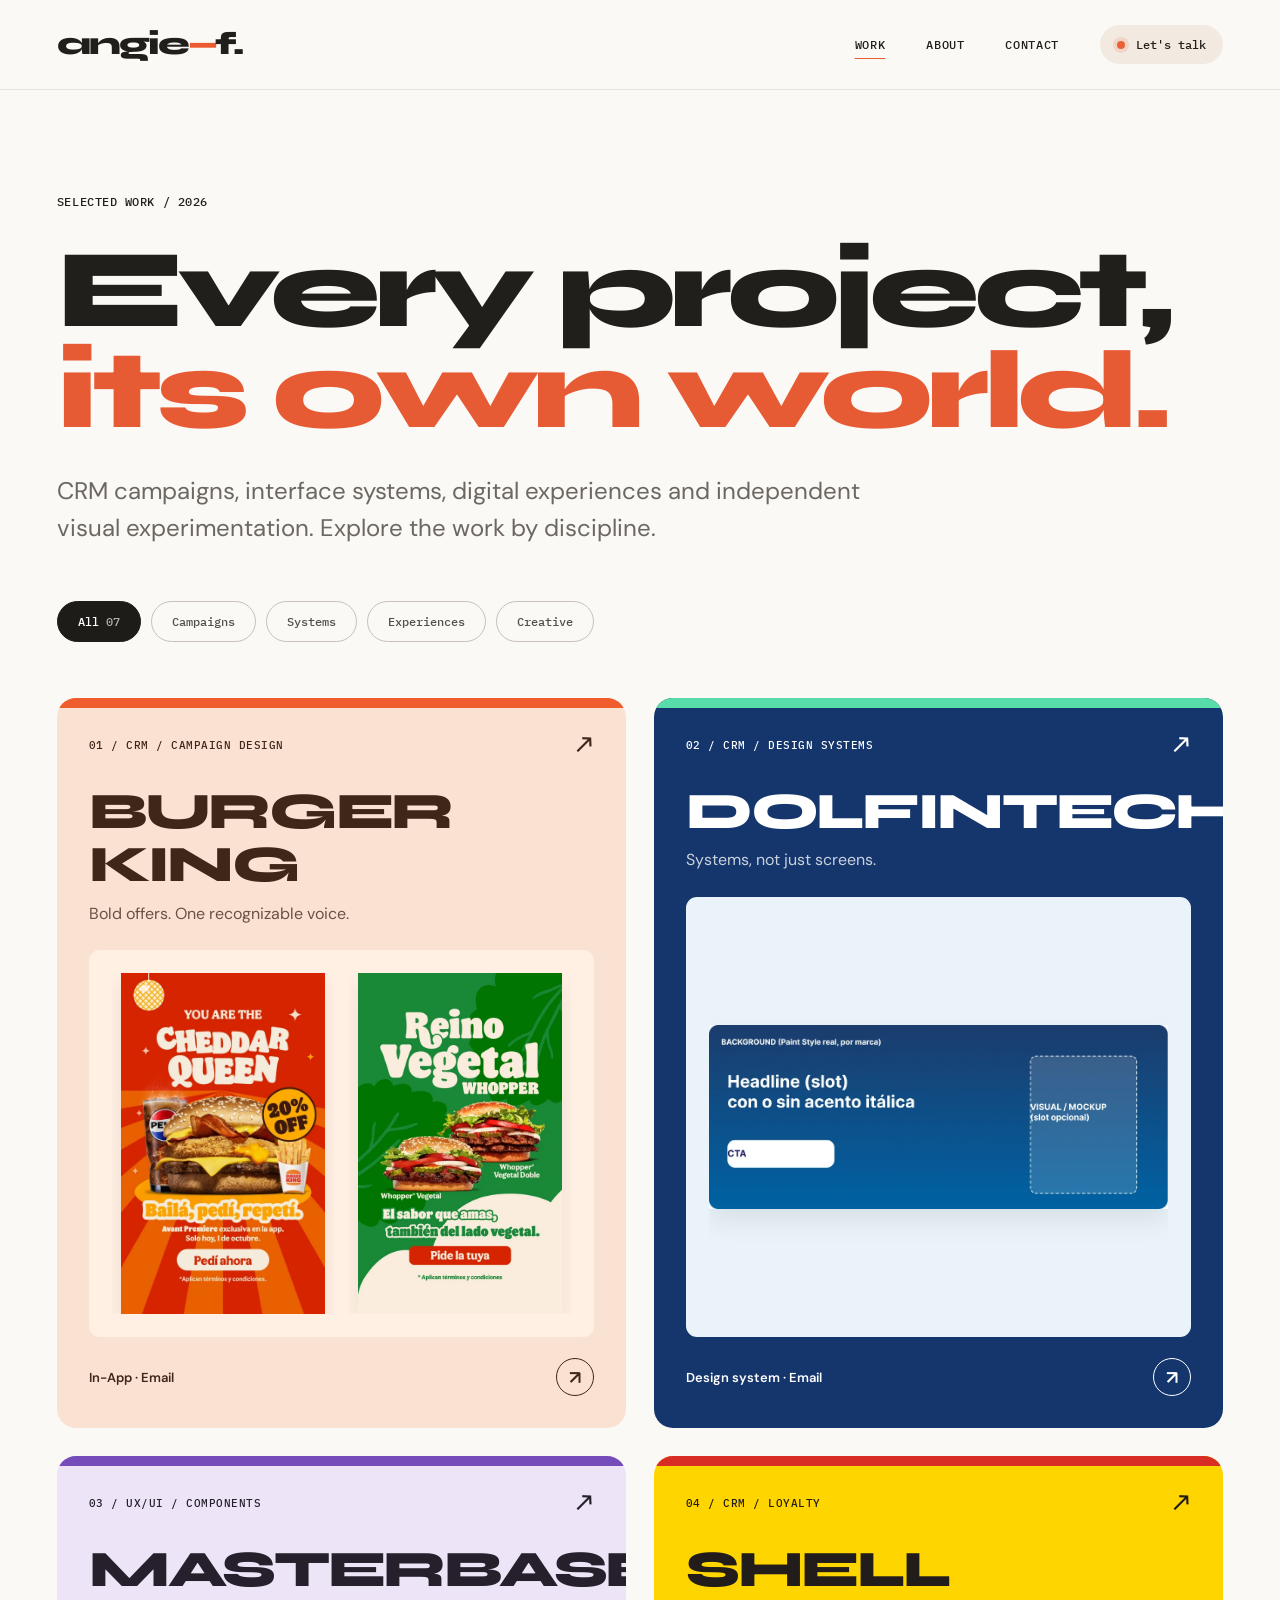
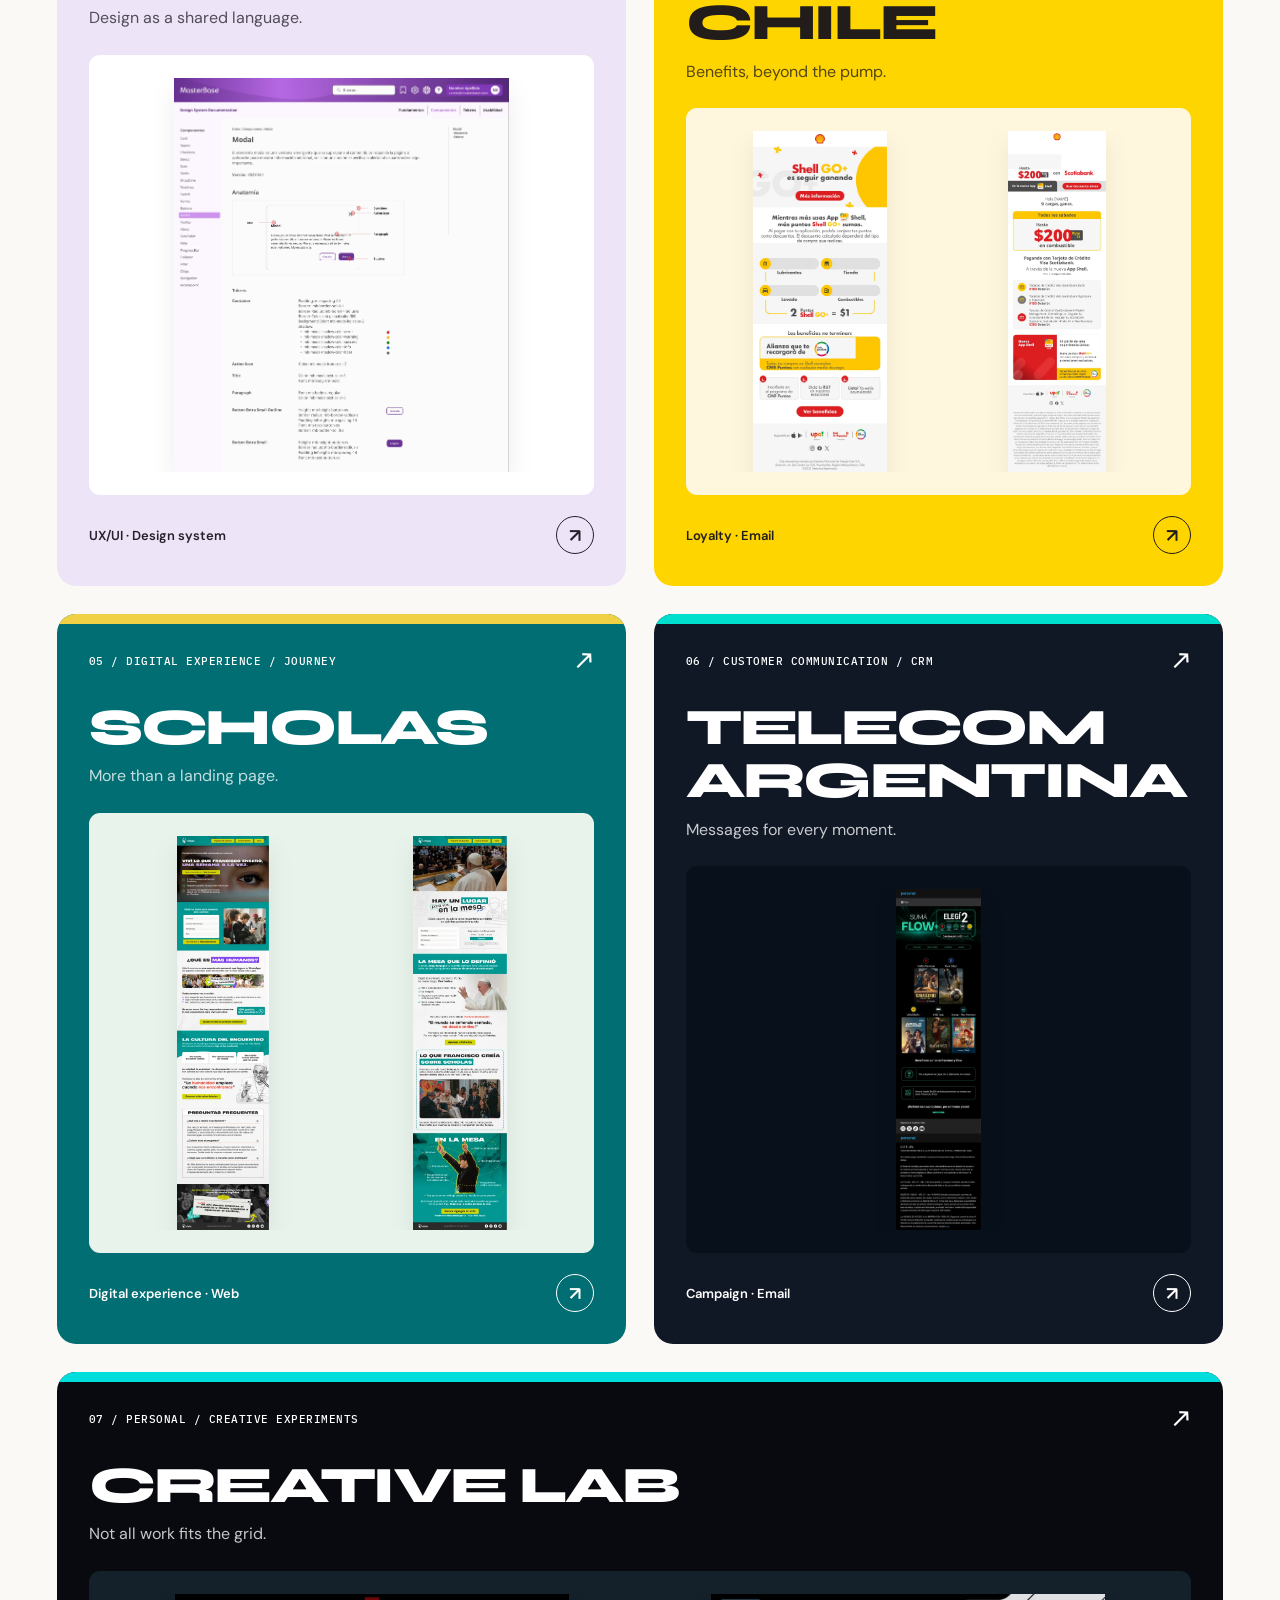
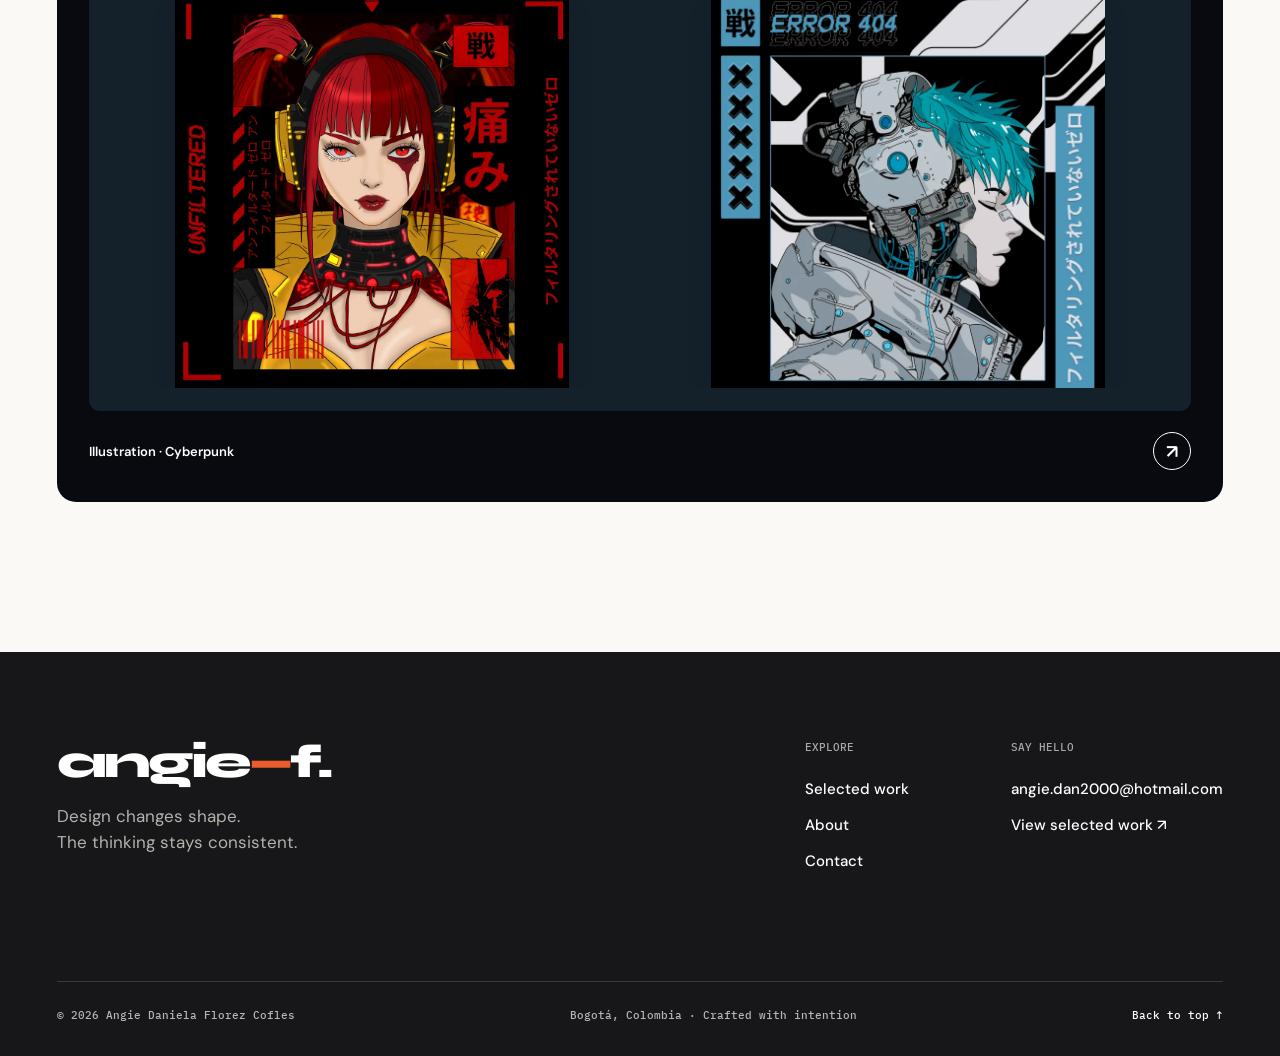
<file: work.html>
<!doctype html>
<html lang="en"><head><meta charset="utf-8"><meta name="viewport" content="width=device-width, initial-scale=1"><meta name="theme-color" content="#FAF9F5"><meta name="description" content="A curated portfolio of digital experiences, CRM campaigns, design systems and creative exploration by Angie Daniela Florez."><meta property="og:title" content="Work — Angie Daniela"><meta property="og:description" content="A curated portfolio of digital experiences, CRM campaigns, design systems and creative exploration by Angie Daniela Florez."><title>Work — Angie Daniela</title><link rel="icon" type="image/svg+xml" href="assets/favicon.svg"><link rel="stylesheet" href="css/styles.css"></head><body data-page="work"><div id="app"><a class="skip" href="#main">Skip to content</a><div class="scroll-progress" aria-hidden="true"></div><header class="site-header"><nav class="nav-wrap container" aria-label="Main navigation"><a class="wordmark" href="index.html" aria-label="Angie Daniela, Home">angie<span>—</span>f.</a><div class="nav-right"><a href="work.html" aria-current="page">Work</a><a href="about.html">About</a><a href="contact.html">Contact</a><a class="nav-availability" href="contact.html"><span class="status-dot"></span> Let's talk</a></div><button class="mobile-toggle" aria-label="Open navigation" aria-controls="mobile-nav" aria-expanded="false"><span></span><span></span></button></nav><div class="mobile-nav" id="mobile-nav" hidden=""><a href="work.html" aria-current="page">Work</a><a href="about.html">About</a><a href="contact.html">Contact</a><span class="mobile-nav-small">DIGITAL DESIGN / PORTFOLIO 2026</span></div></header><main id="main"><section class="container work-header"><span class="mono small-label">SELECTED WORK / 2026</span><h1>Every project,<br><span>its own world.</span></h1><p>CRM campaigns, interface systems, digital experiences and independent visual experimentation. Explore the work by discipline.</p><div class="filters" role="group" aria-label="Filter projects"><button class="filter active" data-filter="all" aria-pressed="true">All <span>07</span></button><button class="filter" data-filter="campaigns" aria-pressed="false">Campaigns</button><button class="filter" data-filter="systems" aria-pressed="false">Systems</button><button class="filter" data-filter="experiences" aria-pressed="false">Experiences</button><button class="filter" data-filter="creative" aria-pressed="false">Creative</button></div></section><section class="container work-index"><div class="work-grid" id="project-grid"><div class="filter-item" data-category="campaigns"><a class="work-card standard palette-bk" href="burger-king.html" aria-label="Open Burger King case study"><div class="work-card-head"><span class="mono">01 / CRM / Campaign Design</span><span class="arrow-icon">↗</span></div><h3>Burger King</h3><p>Bold offers. One recognizable voice.</p><div class="cover-art"><span class="cover-asset cover-asset-1 media-unavailable"><img src="assets/bk-cheddar.webp" alt="Burger King: Bold offers. One recognizable voice." class="image-unavailable" loading="lazy" decoding="async" onerror="this.classList.add('image-unavailable');this.parentElement.classList.add('media-unavailable')"></span><span class="cover-asset cover-asset-2 media-unavailable"><img src="assets/bk-vegetal.webp" alt="Burger King: Bold offers. One recognizable voice." class="image-unavailable" loading="lazy" decoding="async" onerror="this.classList.add('image-unavailable');this.parentElement.classList.add('media-unavailable')"></span></div><div class="work-card-bottom"><span>In-App · Email</span><span class="arrow-circle">↗</span></div></a></div><div class="filter-item" data-category="systems"><a class="work-card standard palette-dol" href="dolfintech.html" aria-label="Open DolFinTech case study"><div class="work-card-head"><span class="mono">02 / CRM / Design Systems</span><span class="arrow-icon">↗</span></div><h3>DolFinTech</h3><p>Systems, not just screens.</p><div class="cover-art"><span class="cover-asset cover-asset-1 media-unavailable"><img src="assets/dol-hero.webp" alt="DolFinTech: Systems, not just screens." class="image-unavailable" loading="lazy" decoding="async" onerror="this.classList.add('image-unavailable');this.parentElement.classList.add('media-unavailable')"></span></div><div class="work-card-bottom"><span>Design system · Email</span><span class="arrow-circle">↗</span></div></a></div><div class="filter-item" data-category="systems"><a class="work-card standard palette-mb" href="masterbase.html" aria-label="Open MasterBase case study"><div class="work-card-head"><span class="mono">03 / UX/UI / Components</span><span class="arrow-icon">↗</span></div><h3>MasterBase</h3><p>Design as a shared language.</p><div class="cover-art"><span class="cover-asset cover-asset-1 media-unavailable"><img src="assets/mb-modal.webp" alt="MasterBase: Design as a shared language." class="image-unavailable" loading="lazy" decoding="async" onerror="this.classList.add('image-unavailable');this.parentElement.classList.add('media-unavailable')"></span></div><div class="work-card-bottom"><span>UX/UI · Design system</span><span class="arrow-circle">↗</span></div></a></div><div class="filter-item" data-category="campaigns"><a class="work-card standard palette-shell" href="shell-chile.html" aria-label="Open Shell Chile case study"><div class="work-card-head"><span class="mono">04 / CRM / Loyalty</span><span class="arrow-icon">↗</span></div><h3>Shell Chile</h3><p>Benefits, beyond the pump.</p><div class="cover-art"><span class="cover-asset cover-asset-1 media-unavailable"><img src="assets/shell-loyalty.webp" alt="Shell Chile: Benefits, beyond the pump." class="image-unavailable" loading="lazy" decoding="async" onerror="this.classList.add('image-unavailable');this.parentElement.classList.add('media-unavailable')"></span><span class="cover-asset cover-asset-2 media-unavailable"><img src="assets/shell-scotia.webp" alt="Shell Chile: Benefits, beyond the pump." class="image-unavailable" loading="lazy" decoding="async" onerror="this.classList.add('image-unavailable');this.parentElement.classList.add('media-unavailable')"></span></div><div class="work-card-bottom"><span>Loyalty · Email</span><span class="arrow-circle">↗</span></div></a></div><div class="filter-item" data-category="experiences"><a class="work-card standard palette-sch" href="scholas.html" aria-label="Open Scholas case study"><div class="work-card-head"><span class="mono">05 / Digital Experience / Journey</span><span class="arrow-icon">↗</span></div><h3>Scholas</h3><p>More than a landing page.</p><div class="cover-art"><span class="cover-asset cover-asset-1 media-unavailable"><img src="assets/sch-program.webp" alt="Scholas: More than a landing page." class="image-unavailable" loading="lazy" decoding="async" onerror="this.classList.add('image-unavailable');this.parentElement.classList.add('media-unavailable')"></span><span class="cover-asset cover-asset-2 media-unavailable"><img src="assets/sch-donate.webp" alt="Scholas: More than a landing page." class="image-unavailable" loading="lazy" decoding="async" onerror="this.classList.add('image-unavailable');this.parentElement.classList.add('media-unavailable')"></span></div><div class="work-card-bottom"><span>Digital experience · Web</span><span class="arrow-circle">↗</span></div></a></div><div class="filter-item" data-category="campaigns"><a class="work-card standard palette-tele" href="telecom-argentina.html" aria-label="Open Telecom Argentina case study"><div class="work-card-head"><span class="mono">06 / Customer Communication / CRM</span><span class="arrow-icon">↗</span></div><h3>Telecom Argentina</h3><p>Messages for every moment.</p><div class="cover-art"><span class="cover-asset cover-asset-1 media-unavailable"><img src="assets/tele-entertainment.webp" alt="Telecom Argentina: Messages for every moment." class="image-unavailable" loading="lazy" decoding="async" onerror="this.classList.add('image-unavailable');this.parentElement.classList.add('media-unavailable')"></span></div><div class="work-card-bottom"><span>Campaign · Email</span><span class="arrow-circle">↗</span></div></a></div><div class="filter-item" data-category="creative"><a class="work-card standard palette-cy" href="creative-lab.html" aria-label="Open Creative Lab case study"><div class="work-card-head"><span class="mono">07 / Personal / Creative Experiments</span><span class="arrow-icon">↗</span></div><h3>Creative Lab</h3><p>Not all work fits the grid.</p><div class="cover-art"><span class="cover-asset cover-asset-1 media-unavailable"><img src="assets/cy-red.webp" alt="Creative Lab: Not all work fits the grid." class="image-unavailable" loading="lazy" decoding="async" onerror="this.classList.add('image-unavailable');this.parentElement.classList.add('media-unavailable')"></span><span class="cover-asset cover-asset-2 media-unavailable"><img src="assets/cy-blue.webp" alt="Creative Lab: Not all work fits the grid." class="image-unavailable" loading="lazy" decoding="async" onerror="this.classList.add('image-unavailable');this.parentElement.classList.add('media-unavailable')"></span></div><div class="work-card-bottom"><span>Illustration · Cyberpunk</span><span class="arrow-circle">↗</span></div></a></div></div><p class="empty-state" hidden="">No projects in this selection.</p></section></main><footer class="site-footer"><div class="container footer-top"><div><a class="wordmark" href="index.html">angie<span>—</span>f.</a><p>Design changes shape.<br>The thinking stays consistent.</p></div><div class="footer-links"><div><span>Explore</span><a href="work.html">Selected work</a><a href="about.html">About</a><a href="contact.html">Contact</a></div><div><span>Say hello</span><a href="mailto:angie.dan2000@hotmail.com">angie.dan2000@hotmail.com</a><a href="work.html">View selected work ↗</a></div></div></div><div class="container footer-bottom"><span>© 2026 Angie Daniela Florez Cofles</span><span>Bogotá, Colombia · Crafted with intention</span><a href="#main">Back to top ↑</a></div></footer><dialog class="lightbox" id="lightbox" aria-label="Artwork preview"><button class="lightbox-close" aria-label="Close preview">×</button><div class="lightbox-inner"><img alt=""><p></p></div><div class="lightbox-controls"><button data-move="-1" aria-label="Previous image">←</button><span class="lightbox-count"></span><button data-move="1" aria-label="Next image">→</button></div></dialog></div><script src="js/data.js"></script><script src="js/app.js"></script></body></html>
</file>
<file: css/styles.css>
@import url('https://fonts.googleapis.com/css2?family=DM+Sans:wght@400;500;600;700&family=IBM+Plex+Mono:wght@400;500;600&family=Syne:wght@500;600;700;800&display=swap');
:root{--paper:#faf9f5;--ink:#201f1c;--muted:#6d6761;--line:#ded8d1;--accent:#eb5626;--mono:'IBM Plex Mono',monospace;--display:'Syne',Arial,sans-serif;--body:'DM Sans',Arial,sans-serif;--max:1380px;--edge:clamp(23px,4.45vw,74px)}
*{box-sizing:border-box}html{scroll-behavior:smooth}body{margin:0;background:var(--paper);color:var(--ink);font-family:var(--body);-webkit-font-smoothing:antialiased;overflow-x:hidden}body.nav-open,body.dialog-open{overflow:hidden}::selection{background:#ffb79d;color:#181514}a{color:inherit;text-decoration:none}button{font:inherit}button,a{ -webkit-tap-highlight-color:transparent}img{max-width:100%;display:block}h1,h2,h3,h4,p,figure{margin:0}h1,h2,h3{font-family:var(--display);font-weight:800;letter-spacing:-.055em}p{line-height:1.55}main{min-height:75vh}.container{width:min(calc(100% - 2*var(--edge)),var(--max));margin-inline:auto}.mono{font:500 12px/1.5 var(--mono);letter-spacing:.045em;text-transform:uppercase}.small-label{font-size:12px}.skip{position:absolute;left:12px;top:-100px;padding:12px 18px;background:#111;color:#fff;z-index:1000}.skip:focus{top:12px}.scroll-progress{position:fixed;top:0;left:0;width:100%;height:3px;background:#ea5b2e;transform:scaleX(0);transform-origin:left;z-index:90;pointer-events:none}
.site-header{position:sticky;top:0;z-index:70;background:rgba(250,249,245,.93);backdrop-filter:blur(16px);border-bottom:1px solid rgba(60,50,40,.11)}.nav-wrap{height:89px;display:flex;align-items:center;justify-content:space-between;gap:22px}.wordmark{font:800 32px/.95 var(--display);letter-spacing:-.065em;white-space:nowrap}.wordmark span{color:#eb5b30}.nav-right{display:flex;align-items:center;gap:clamp(23px,3.2vw,48px)}.nav-right>a:not(.nav-availability){font:500 12px/1 var(--mono);text-transform:uppercase;letter-spacing:.055em;transition:opacity .2s}.nav-right>a:hover{opacity:.5}.nav-right>a[aria-current='page']{text-decoration:underline;text-decoration-color:#ea5b30;text-underline-offset:9px}.nav-availability{display:flex;align-items:center;gap:11px;padding:12px 17px;border-radius:40px;background:#f2eae1;font:500 12px var(--mono)}.status-dot{display:inline-block;width:8px;height:8px;border-radius:100%;background:#e96236;box-shadow:0 0 0 4px #e9623626}.mobile-toggle{display:none;border:0;background:transparent;cursor:pointer;flex-direction:column;gap:6px;padding:14px}.mobile-toggle span{width:26px;height:2px;background:var(--ink);display:block}.mobile-nav[hidden]{display:none!important}.mobile-nav{position:absolute;top:100%;left:0;right:0;background:#faf9f5;box-shadow:0 18px 30px #1f191920;padding:30px var(--edge) 40px;display:flex;flex-direction:column;gap:28px}.mobile-nav>a{font:800 clamp(26px,9vw,40px)/1 var(--display)}.mobile-nav-small{margin-top:16px;font:500 11px var(--mono);color:var(--muted)}
/* Home */
.home-intro{padding-top:clamp(77px,11vw,155px);padding-bottom:86px;position:relative}.intro-eyebrow{display:flex;align-items:center;gap:15px;color:#766e66;margin-bottom:48px}.eyebrow-mark{width:19px;height:19px;display:inline-block;background:#ed5625;clip-path:polygon(50% 0,62% 35%,100% 20%,76% 52%,100% 74%,62% 65%,50% 100%,38% 65%,0 74%,25% 52%,0 20%,38% 35%)}.home-intro h1{font-size:clamp(55px,9vw,150px);line-height:.9;max-width:1330px}.home-intro h1 span{color:#e9502c}.intro-bottom{display:flex;align-items:flex-end;justify-content:space-between;gap:40px;margin-top:52px}.intro-bottom p{max-width:720px;font-size:clamp(17px,2vw,24px);line-height:1.5;color:#6c645d}.pill-link{display:inline-flex;align-items:center;gap:42px;border:1px solid var(--ink);border-radius:40px;padding:17px 19px 17px 25px;font:600 13px var(--mono);white-space:nowrap;transition:background .2s,color .2s}.pill-link:hover{background:var(--ink);color:white}.pill-link span{font-size:21px}.home-index{display:block;margin-top:66px;line-height:1.7;color:#8a827b;font-size:10px}.section-marker{display:flex;align-items:center;gap:18px;margin:8px 0 28px}.section-marker .rule{flex:1;height:1px;background:var(--line)}.section-marker>span{color:#6c655e}.section-marker .mono:last-child{text-align:right}.mid-marker{margin-top:80px}.home-work{padding-bottom:112px}.home-work-end{display:flex;justify-content:space-between;align-items:center;gap:25px;margin-top:45px;font-family:var(--display);font-weight:700;font-size:clamp(19px,2.5vw,31px)}.text-link{font:600 12px var(--mono);border-bottom:1px solid var(--ink);padding-bottom:11px;display:flex;gap:36px;align-items:center}.text-link span{font-size:22px}
/* Shared cards */
.work-card{--card:#eee8e1;--cardink:#222;--cardaccent:#fb7a39;--inner:#fff4e8;display:flex;flex-direction:column;position:relative;isolation:isolate;overflow:hidden;min-height:620px;border-radius:19px;background:var(--card);color:var(--cardink);padding:clamp(24px,2.5vw,40px);transition:transform .34s cubic-bezier(.2,.6,.3,1),box-shadow .3s}.work-card:hover{transform:translateY(-5px);box-shadow:0 21px 48px #1b17101b}.work-card:focus-visible{outline:3px solid var(--ink);outline-offset:5px}.work-card::before{content:'';position:absolute;top:0;left:0;right:0;height:10px;background:var(--cardaccent);z-index:2}.work-card-head,.work-card-bottom{display:flex;justify-content:space-between;align-items:center;gap:18px}.work-card-head .mono{font-size:11px}.arrow-icon{font:500 26px var(--display)}.work-card h3{font-size:clamp(35px,4vw,65px);line-height:1.04;margin-top:24px;max-width:90%;text-transform:uppercase;letter-spacing:-.045em}.work-card p{margin-top:10px;max-width:520px;font-size:16px;opacity:.77}.cover-art{display:flex;align-items:stretch;justify-content:center;gap:15px;flex:1;min-height:295px;border-radius:11px;background:var(--inner);padding:23px;margin-top:24px;overflow:hidden}.cover-asset{min-width:0;display:flex;align-items:center;justify-content:center;height:100%;flex:1;overflow:hidden}.cover-asset img{height:100%;width:100%;object-fit:contain;max-height:440px;filter:drop-shadow(0 12px 12px #00000012);transition:transform .48s ease}.work-card:hover .cover-asset img{transform:scale(1.045)}.work-card-bottom{margin-top:21px;font-size:13px;font-weight:600}.arrow-circle{width:38px;height:38px;border:1px solid currentColor;border-radius:50%;display:grid;place-items:center;font-size:19px}.two-up{display:grid;grid-template-columns:repeat(2,minmax(0,1fr));gap:27px;margin-top:28px}.palette-bk{--card:#fae2d3;--cardink:#402619;--cardaccent:#f05d2d;--inner:#fff0e3}.palette-dol{--card:#15366c;--cardink:#fff;--cardaccent:#58dcaa;--inner:#eaf3fa}.palette-mb{--card:#ede5f7;--cardink:#25202b;--cardaccent:#754cba;--inner:#fff}.palette-shell{--card:#ffd500;--cardink:#221d1b;--cardaccent:#d82d24;--inner:#fff7dd}.palette-sch{--card:#006e72;--cardink:#fff;--cardaccent:#f0d044;--inner:#e8f3ec}.palette-tele{--card:#101725;--cardink:#fff;--cardaccent:#00dfce;--inner:#08111b}.palette-cy{--card:#080a10;--cardink:#fff;--cardaccent:#00dedc;--inner:#190b19}.feature-wide{min-height:690px;display:grid;grid-template-columns:minmax(0,.9fr) minmax(0,1.25fr);grid-template-rows:auto auto 1fr auto;column-gap:30px}.feature-wide .work-card-head,.feature-wide h3,.feature-wide p,.feature-wide .work-card-bottom{grid-column:1}.feature-wide h3{font-size:clamp(58px,7vw,112px);line-height:.9;max-width:520px;margin-top:80px;word-break:normal}.feature-wide p{font-size:24px;max-width:370px;margin-top:32px}.feature-wide .cover-art{grid-column:2;grid-row:1/-1;min-height:600px;margin-top:0;padding:26px;background:#fff1e6}.feature-wide .cover-asset img{max-height:595px}.feature-wide .work-card-bottom{align-self:end}.feature-creative{display:grid;grid-template-columns:1fr 1.08fr;grid-template-rows:auto auto 1fr auto;gap:0 35px;min-height:640px;background:#080a11}.feature-creative h3{font-size:clamp(52px,6.4vw,98px);margin-top:80px;grid-column:1;max-width:650px}.feature-creative p{font-size:22px;grid-column:1}.feature-creative .work-card-head,.feature-creative .work-card-bottom{grid-column:1}.feature-creative .cover-art{grid-column:2;grid-row:1/-1;min-height:540px;max-height:600px;margin:0;padding:20px;background:linear-gradient(130deg,#290b1e,#112a38);align-items:center}.feature-creative .cover-asset img{max-height:545px}.feature-creative .cover-asset-2{transform:translate(-18px,70px);margin-left:-30px}.feature-creative .cover-asset-2 img{max-height:350px}.home-statement{background:#ede9df;padding:115px 0 130px}.home-statement .mono{color:#877a70}.home-statement p{font:800 clamp(40px,5.8vw,84px)/1.1 var(--display);letter-spacing:-.05em;margin:28px 0 45px}.home-statement em{font-style:normal;color:#aa6d54}.btn-dark,.btn-light{display:inline-block;padding:18px 26px;border-radius:50px;background:#201e1b;color:white;font:600 12px var(--mono);transition:transform .2s}.btn-dark:hover,.btn-light:hover{transform:translateY(-3px)}.home-contact{position:relative;padding-top:155px;padding-bottom:170px;overflow:hidden}.home-contact h2{font-size:clamp(55px,9.4vw,142px);line-height:.9;margin:28px 0 46px}.contact-button{background:#eb5727;display:inline-flex;gap:45px;align-items:center;justify-content:space-between;padding:20px 22px 20px 30px;border-radius:90px;font:600 14px var(--mono);color:white}.contact-button span{font-size:24px}.home-decoration{position:absolute;right:6%;top:28%;font:900 330px var(--display);color:#f2bf9e;z-index:-1;transform:rotate(18deg)}
/* Work page */
.work-header{padding-top:100px;padding-bottom:56px}.work-header h1{font-size:clamp(57px,8.7vw,142px);line-height:.91;margin:29px 0}.work-header h1 span{color:#e75b34}.work-header p{font-size:clamp(17px,2.3vw,24px);color:var(--muted);max-width:805px}.filters{display:flex;flex-wrap:wrap;gap:10px;margin-top:55px}.filter{background:transparent;border:1px solid #c9c0b9;border-radius:50px;padding:12px 20px;color:#534e49;cursor:pointer;font:500 12px var(--mono);transition:.2s}.filter span{opacity:.65}.filter:hover,.filter.active{background:#1e1c19;border-color:#1e1c19;color:#fff}.work-index{padding-bottom:150px}.work-grid{display:grid;grid-template-columns:repeat(2,minmax(0,1fr));gap:28px}.work-grid .work-card{height:730px}.filter-item[hidden]{display:none}.filter-item:last-child:nth-child(odd){grid-column:1/-1}.filter-item:last-child:nth-child(odd) .work-card{height:730px}.filter-item:last-child .palette-cy .cover-art{background:#14212a}.empty-state{text-align:center;padding:90px;color:var(--muted)}
/* Case details */
.case-page{--brand:#e95e29;--brandsoft:#fbe8df;--brandink:#241c17;--canvas:#f8f7f2}.case-page.palette-bk{--brand:#ea5627;--brandsoft:#fce8da;--brandink:#462c1b;--canvas:#f8eee7}.case-page.palette-dol{--brand:#15366c;--brandsoft:#e7f1fa;--brandink:#fff;--canvas:#e7f0f8}.case-page.palette-mb{--brand:#6b49ae;--brandsoft:#eee6fa;--brandink:#fff;--canvas:#f4eafa}.case-page.palette-shell{--brand:#ffd500;--brandsoft:#fff5d7;--brandink:#231c17;--canvas:#fff6e2}.case-page.palette-sch{--brand:#006f72;--brandsoft:#e6f3f0;--brandink:#fff;--canvas:#e7f3f0}.case-page.palette-tele{--brand:#101825;--brandsoft:#e7eff7;--brandink:#fff;--canvas:#e8edf2}.case-page.palette-cy{--brand:#0b0c13;--brandsoft:#171725;--brandink:#fff;--canvas:#08090e}.case-hero{padding:47px 0 80px}.case-breadcrumb{display:flex;justify-content:space-between;gap:20px;color:#77716a;margin-bottom:56px}.case-breadcrumb a{border-bottom:1px solid #aea69e;padding-bottom:5px}.case-title{display:flex;align-items:end;justify-content:space-between;gap:20px}.case-title-copy>.mono{color:#7f776f}.case-title h1{font-size:clamp(62px,10vw,159px);line-height:.94;margin:24px 0 20px}.case-title p{font:700 clamp(21px,2.4vw,34px) var(--display);letter-spacing:-.035em}.case-brand-symbol{font:800 clamp(100px,15vw,205px) var(--display);color:var(--brand);line-height:.7;opacity:.83}.case-artstage{display:grid;grid-template-columns:.86fr 1.14fr;gap:24px;margin-top:74px;min-height:630px;background:var(--brand);color:var(--brandink);border-radius:22px;padding:43px;overflow:hidden}.case-art-text{display:flex;flex-direction:column;justify-content:space-between;padding:20px 10px 24px}.case-art-text strong{font:700 clamp(39px,4.5vw,69px)/1.02 var(--display);letter-spacing:-.055em}.case-art-text p{max-width:400px;font-size:19px;opacity:.84}.hero-work-art{display:grid;place-items:center;min-width:0;background:var(--brandsoft);border-radius:16px;padding:24px;overflow:hidden}.hero-work-art img{width:auto;height:100%;max-height:620px;object-fit:contain;filter:drop-shadow(0 12px 12px #0001)}.case-overview{padding:84px 0 85px}.case-overview .overline{color:#a4533d}.case-overview h2{font-size:clamp(34px,4.4vw,61px);line-height:1.16;letter-spacing:-.048em;max-width:1180px;margin:27px 0 65px}.case-info{display:grid;grid-template-columns:1fr 1.5fr 1.1fr;border-top:1px solid var(--line);border-bottom:1px solid var(--line)}.case-info>div{padding:27px 24px 32px 0;min-width:0}.case-info>div:not(:last-child){border-right:1px solid var(--line);margin-right:23px}.case-info p{font-weight:600;margin-top:12px;font-size:17px}.case-story{padding:35px 0 105px}.story-text{display:grid;grid-template-columns:1fr 1fr;gap:65px}.story-text>div{border-top:1px solid var(--line);padding-top:28px}.story-text .mono{color:#9b5f46}.story-text h2{font-size:clamp(29px,3.7vw,50px);line-height:1.12;margin:28px 0}.story-text p{max-width:555px;font-size:20px;color:var(--muted)}.case-gallery{background:var(--canvas);padding:115px 0 140px}.gallery-heading{display:flex;justify-content:space-between;align-items:end;gap:40px;margin-bottom:60px}.gallery-heading .mono{color:#88685c}.gallery-heading h2{font-size:clamp(43px,5vw,75px);line-height:1.05;margin-top:24px}.gallery-heading>p{max-width:365px;color:#615c55;font-size:17px}.case-media-grid{display:grid;grid-template-columns:repeat(12,1fr);gap:24px;align-items:start}.media-card{grid-column:span 6;min-width:0}.media-card:nth-child(4n+1){grid-column:span 7}.media-card:nth-child(4n+2){grid-column:span 5}.media-card:nth-child(4n+3){grid-column:span 5}.media-card:nth-child(4n+4){grid-column:span 7}.image-trigger{position:relative;border:0;background:transparent;text-align:left;width:100%;padding:0;cursor:zoom-in}.media-frame{position:relative;display:grid;place-items:center;padding:clamp(18px,3.5vw,52px);height:clamp(410px,49vw,680px);background:#fff;border-radius:17px;overflow:hidden}.media-frame img{width:auto;max-width:100%;height:100%;object-fit:contain;filter:drop-shadow(0 12px 13px #0000000b)}.media-card.media-long .media-frame img{object-position:top}.media-card.media-square .media-frame img{width:100%;height:auto;max-height:100%;object-fit:contain}.zoom-indicator{position:absolute;top:20px;right:21px;display:grid;place-items:center;width:42px;height:42px;background:#fff;border-radius:50%;font:21px var(--display);box-shadow:0 3px 9px #0001;transition:transform .2s}.image-trigger:hover .zoom-indicator{transform:scale(1.15)}.media-card figcaption{display:flex;justify-content:space-between;gap:25px;align-items:baseline;margin-top:17px;font-size:15px;color:#716b67}.media-card figcaption .mono{color:#24211f;font-size:12px}.case-reflection{padding:77px 0;background:#f0ece6}.case-reflection .container{display:grid;grid-template-columns:1fr 2fr;gap:40px}.case-reflection p{font-size:clamp(17px,2.1vw,23px);max-width:920px}.next-case{display:block;background:var(--card);color:var(--cardink);transition:filter .2s}.next-case:hover{filter:brightness(.97)}.next-case .container{display:grid;grid-template-columns:1fr auto;gap:17px;align-items:end;padding-top:65px;padding-bottom:69px}.next-case .mono{grid-column:1/-1}.next-case strong{font:800 clamp(45px,7vw,104px)/.95 var(--display);letter-spacing:-.05em}.next-arrow{font-size:clamp(48px,7vw,96px)}
/* Creative-only */
.dark-case{background:#090b12;color:white}.dark-case .case-hero{background:#090b12}.dark-case .case-breadcrumb,.dark-case .case-title-copy>.mono{color:#b0b5c2}.dark-case .case-artstage{background:#161622}.dark-case .case-art-text strong{color:#fff}.dark-case .case-info>div,.dark-case .story-text>div{border-color:#34313f}.dark-case .case-overview .overline,.dark-case .story-text .mono{color:#03d3e0}.dark-case .story-text p{color:#aeb5bd}.dark-case .case-gallery{background:#13141f}.dark-case .gallery-heading .mono{color:#03dce3}.dark-case .gallery-heading>p{color:#b7bec6}.dark-case .media-frame{background:linear-gradient(135deg,#21101f,#112636)}.dark-case .media-card figcaption{color:#b8c7ce}.dark-case .media-card figcaption .mono{color:#e9f2f4}.dark-case .case-reflection{background:#171520;color:#eee}.dark-case .case-artstage .hero-work-art{background:#141d27}.creative-masonry .media-card{grid-column:span 4!important}.creative-masonry .media-frame{height:500px}.case-page.palette-tele .media-frame{background:#e6ecf2}.case-page.palette-shell .media-frame{background:#fff7e9}.case-page.palette-dol .media-frame{background:#f7fbfe}.case-page.palette-mb .media-frame{background:#fff}.case-page.palette-sch .media-frame{background:#f3fbf8}.case-page.palette-bk .media-frame{background:#fff0e4}
/* About and Contact */
.about-hero{padding:115px 0 135px}.about-hero h1{font-size:clamp(65px,10vw,160px);line-height:.92;margin:40px 0}.about-hero h1 em{font-style:normal;color:#cc6a4f}.about-hero>p{font-size:clamp(22px,2.6vw,37px);max-width:940px;line-height:1.42}.about-statement{background:#f0e6dc;border-radius:24px;padding:90px clamp(34px,7vw,115px);border-left:14px solid #e65a2c}.about-statement .mono{color:#a74b2a}.about-statement h2{font-size:clamp(43px,6vw,90px);line-height:1.07;margin:32px 0 55px}.about-statement p{max-width:950px;font-size:clamp(18px,2.2vw,25px);line-height:1.62}.skills{padding:120px 0 160px}.skills>.mono{color:#82766c;display:block;margin-bottom:40px}.skill-row{display:grid;grid-template-columns:120px 1fr 1.2fr;gap:35px;padding:35px 0;border-top:1px solid var(--line);align-items:baseline}.skill-row:last-child{border-bottom:1px solid var(--line)}.skill-row .mono{color:#e35a32}.skill-row h3{font-size:clamp(25px,3vw,38px);letter-spacing:-.035em}.skill-row p{max-width:500px;color:#756d66;font-size:18px}.about-end{background:#1b1b1c;color:white;padding:105px 0 130px}.about-end .mono{color:#c5bdb4}.about-end h2{font-size:clamp(60px,8vw,115px);line-height:1;margin:32px 0 55px}.btn-light{background:#f6f1e8;color:#1c1b1c}.contact-page{padding-top:145px;padding-bottom:200px}.contact-page>h1{font-size:clamp(63px,10vw,155px);line-height:.93;margin:45px 0}.contact-page>h1 em{font-style:normal;color:#e86239}.contact-page>p{font-size:clamp(20px,2.5vw,32px);max-width:800px;color:#766d65}.big-email{display:flex;align-items:center;justify-content:space-between;gap:20px;font:700 clamp(25px,5vw,62px)/1.2 var(--display);letter-spacing:-.03em;margin-top:120px;padding:28px 0;border-top:1px solid var(--ink);border-bottom:1px solid var(--ink);overflow-wrap:anywhere}.big-email span{font-size:70px}.contact-meta{display:flex;gap:150px;margin-top:70px}.contact-meta .mono{color:#9b6e54}.contact-meta p{margin-top:10px;font-size:18px}
/* Footer */
.site-footer{background:#171719;color:white}.footer-top{padding:88px 0 110px;display:flex;justify-content:space-between;gap:60px}.footer-top .wordmark{font-size:47px}.footer-top p{margin-top:18px;font-size:17px;color:#b5b1ae}.footer-links{display:flex;gap:clamp(55px,8vw,140px)}.footer-links>div{display:flex;flex-direction:column;gap:16px}.footer-links span{font:500 11px var(--mono);text-transform:uppercase;color:#a9a7a7;margin-bottom:9px}.footer-links a{font:500 15px var(--body)}.footer-links a:hover{text-decoration:underline}.footer-bottom{border-top:1px solid #ffffff24;display:flex;justify-content:space-between;gap:25px;align-items:center;padding:26px 0 34px;font:500 11px var(--mono);color:#b7b5b7}.footer-bottom a{color:white}
/* lightbox */
.lightbox{inset:0;width:100vw;height:100dvh;max-width:none;max-height:none;margin:0;padding:36px 60px 24px;background:rgba(11,11,13,.965);border:0;color:white}.lightbox::backdrop{background:#000b}.lightbox[open]{display:flex;flex-direction:column;align-items:center}.lightbox-close{position:absolute;top:18px;right:29px;border:0;background:transparent;color:white;font:300 41px var(--body);cursor:pointer;z-index:2}.lightbox-inner{flex:1;min-height:0;max-width:min(97vw,1300px);width:100%;display:flex;align-items:center;justify-content:center;flex-direction:column;gap:12px}.lightbox-inner img{width:auto;height:auto;max-width:100%;max-height:calc(100dvh - 156px);object-fit:contain}.lightbox-inner p{font-size:13px;color:#e4e3e5;text-align:center}.lightbox-controls{display:flex;align-items:center;gap:24px;margin-top:10px}.lightbox-controls button{background:transparent;border:1px solid #74757d;color:white;width:39px;height:39px;border-radius:50%;cursor:pointer}.lightbox-count{font:12px var(--mono);color:#d0cdd0}.image-unavailable{display:none!important}.media-unavailable{position:relative}.media-unavailable:after{content:'Project visual • source artwork';font:500 12px var(--mono);color:#76716a;text-align:center;position:absolute;inset:0;display:grid;place-items:center;pointer-events:none}
@media(prefers-reduced-motion:no-preference){.reveal{opacity:0;transform:translateY(23px);transition:opacity .7s,transform .7s}.reveal.in-view{opacity:1;transform:translateY(0)}}
@media(max-width:1000px){.nav-availability{display:none}.home-intro h1{font-size:clamp(56px,8.9vw,95px)}.feature-wide{grid-template-columns:1fr 1fr;min-height:560px}.feature-wide h3{font-size:62px;margin-top:67px}.feature-wide .cover-art{min-height:480px}.feature-wide .cover-asset img{max-height:470px}.feature-creative h3{font-size:66px}.case-artstage{min-height:520px}.case-art-text strong{font-size:46px}.creative-masonry .media-card{grid-column:span 6!important}.skill-row{grid-template-columns:70px 1fr 1.1fr}.work-grid .work-card{height:640px}}
@media(max-width:750px){:root{--edge:22px}.nav-wrap{height:73px}.wordmark{font-size:28px}.nav-right{display:none}.mobile-toggle{display:flex}.home-intro{padding-top:72px;padding-bottom:62px}.intro-eyebrow{margin-bottom:32px;font-size:10px}.home-intro h1{font-size:clamp(47px,11vw,80px);line-height:.98;letter-spacing:-.06em}.intro-bottom{display:block;margin-top:32px}.intro-bottom p{font-size:17px}.pill-link{margin-top:29px;padding:13px 16px 13px 22px;font-size:12px}.home-index{font-size:9px;margin-top:49px}.section-marker .mono{font-size:9px}.section-marker .mono:last-child{display:none}.work-card{padding:22px;border-radius:16px;min-height:525px}.work-card h3{font-size:37px;margin-top:18px}.work-card p{font-size:15px}.work-card-head .mono{font-size:9px}.work-card .cover-art{min-height:290px;padding:14px}.work-card-bottom{font-size:11px}.feature-wide{display:flex;flex-direction:column;min-height:auto}.feature-wide h3{font-size:49px;margin-top:27px}.feature-wide p{font-size:18px;margin-top:13px}.feature-wide .cover-art{margin-top:23px;min-height:410px;height:410px;max-height:410px}.feature-wide .cover-asset img{max-height:380px}.feature-wide .work-card-bottom{align-self:stretch}.two-up{gap:16px;margin-top:16px}.two-up .work-card{min-height:430px}.two-up .work-card .cover-art{height:250px;min-height:250px;padding:9px}.two-up .work-card .cover-asset img{max-height:230px}.two-up .work-card h3{font-size:clamp(21px,4.6vw,33px)}.two-up .work-card p{font-size:12px}.two-up .work-card-head .mono{font-size:8px}.two-up .work-card-bottom{font-size:10px}.two-up .arrow-circle{display:none}.mid-marker{margin-top:55px}.feature-creative{display:flex;flex-direction:column;min-height:550px}.feature-creative h3{font-size:52px;margin-top:26px}.feature-creative p{font-size:18px}.feature-creative .cover-art{height:350px;min-height:350px;max-height:350px;margin-top:25px}.feature-creative .cover-asset img{max-height:330px}.feature-creative .cover-asset-2 img{max-height:210px}.home-work-end{align-items:flex-start;flex-direction:column;font-size:19px}.home-statement{padding:80px 0}.home-statement p{font-size:39px}.home-contact{padding-top:100px;padding-bottom:110px}.home-contact h2{font-size:67px}.home-decoration{font-size:150px;top:50%}.work-header{padding-top:75px}.work-header h1{font-size:clamp(50px,12vw,83px)}.work-header p{font-size:17px}.filters{margin-top:35px;gap:7px}.filter{font-size:10px;padding:10px 14px}.work-grid{gap:16px}.work-grid .work-card{height:540px}.work-grid .work-card .cover-art{height:280px;min-height:280px;padding:10px}.work-grid .work-card h3{font-size:clamp(23px,4vw,35px)}.work-grid .work-card p{font-size:12px}.work-index{padding-bottom:90px}.case-hero{padding:30px 0 65px}.case-breadcrumb{font-size:10px;margin-bottom:50px}.case-title h1{font-size:clamp(55px,12vw,94px)}.case-title p{font-size:21px}.case-brand-symbol{font-size:75px;align-self:start}.case-artstage{display:flex;flex-direction:column;padding:22px;min-height:670px;margin-top:42px}.case-art-text{padding:15px 9px;gap:17px}.case-art-text strong{font-size:36px}.case-art-text p{font-size:16px}.hero-work-art{height:410px}.hero-work-art img{max-height:365px}.case-overview{padding:60px 0}.case-overview h2{font-size:32px;margin-bottom:42px}.case-info{grid-template-columns:1fr;gap:0}.case-info>div{margin-right:0!important;border-right:0!important;border-bottom:1px solid var(--line);padding:19px 0}.case-info>div:last-child{border:0}.case-story{padding:0 0 80px}.story-text{grid-template-columns:1fr;gap:36px}.story-text h2{font-size:33px}.story-text p{font-size:17px}.case-gallery{padding:72px 0}.gallery-heading{display:block;margin-bottom:40px}.gallery-heading h2{font-size:41px}.gallery-heading p{margin-top:24px;font-size:16px}.case-media-grid{gap:32px}.media-card,.media-card:nth-child(n){grid-column:span 12!important}.creative-masonry .media-card{grid-column:span 12!important}.media-frame{height:550px}.media-card.media-long .media-frame{height:550px}.media-card figcaption{flex-direction:column;gap:4px}.case-reflection{padding:60px 0}.case-reflection .container{display:block}.case-reflection p{margin-top:20px;font-size:17px}.next-case .container{padding:50px 0}.next-case strong{font-size:46px}.next-arrow{font-size:47px}.about-hero{padding:75px 0}.about-hero h1{font-size:clamp(49px,11vw,85px)}.about-hero>p{font-size:20px}.about-statement{padding:43px 27px;border-left-width:8px}.about-statement h2{font-size:34px}.about-statement p{font-size:17px}.skills{padding:84px 0}.skill-row{grid-template-columns:48px 1fr;gap:6px 18px;padding:25px 0}.skill-row h3{font-size:25px}.skill-row p{grid-column:2;font-size:16px;margin-top:5px}.about-end{padding:76px 0}.about-end h2{font-size:48px}.contact-page{padding-top:80px;padding-bottom:120px}.contact-page>h1{font-size:clamp(51px,11vw,75px)}.contact-page>p{font-size:19px}.big-email{font-size:clamp(22px,5vw,34px);margin-top:65px}.big-email span{font-size:36px}.contact-meta{gap:40px;flex-direction:column}.footer-top{display:block;padding:70px 0}.footer-links{margin-top:50px;gap:30px;justify-content:space-between}.footer-bottom{align-items:flex-start;flex-direction:column;font-size:10px}.lightbox{padding:58px 14px 22px}.lightbox-inner img{max-height:calc(100dvh - 185px)}.lightbox-close{right:15px;top:6px}}
@media(max-width:430px){.two-up{display:grid;grid-template-columns:1fr}.two-up .work-card{min-height:520px}.two-up .work-card .cover-art{height:330px;min-height:330px}.two-up .work-card h3{font-size:39px}.two-up .work-card .cover-asset img{max-height:305px}.work-grid{grid-template-columns:1fr}.filter-item:last-child:nth-child(odd){grid-column:auto}.work-grid .work-card{height:580px}.work-grid .work-card h3{font-size:39px}.work-grid .work-card .cover-art{height:350px;min-height:350px}.case-artstage{min-height:595px}.hero-work-art{height:335px}.media-frame{height:480px}.home-intro h1{font-size:clamp(43px,11vw,53px)}}

/* Portfolio 2026 · corrected hero heading: keep BURGER / KING fully inside its own column */
.home-work .work-card.feature-wide h3 {
  font-size: clamp(54px, 5.1vw, 82px);
  line-height: .97;
  letter-spacing: -.045em;
  width: 100%;
  max-width: 100%;
  overflow-wrap: normal;
}
@media (max-width: 750px) {
  .home-work .work-card.feature-wide h3 {
    font-size: clamp(38px, 10.5vw, 49px);
    margin-top: 27px;
  }
}
</file>
